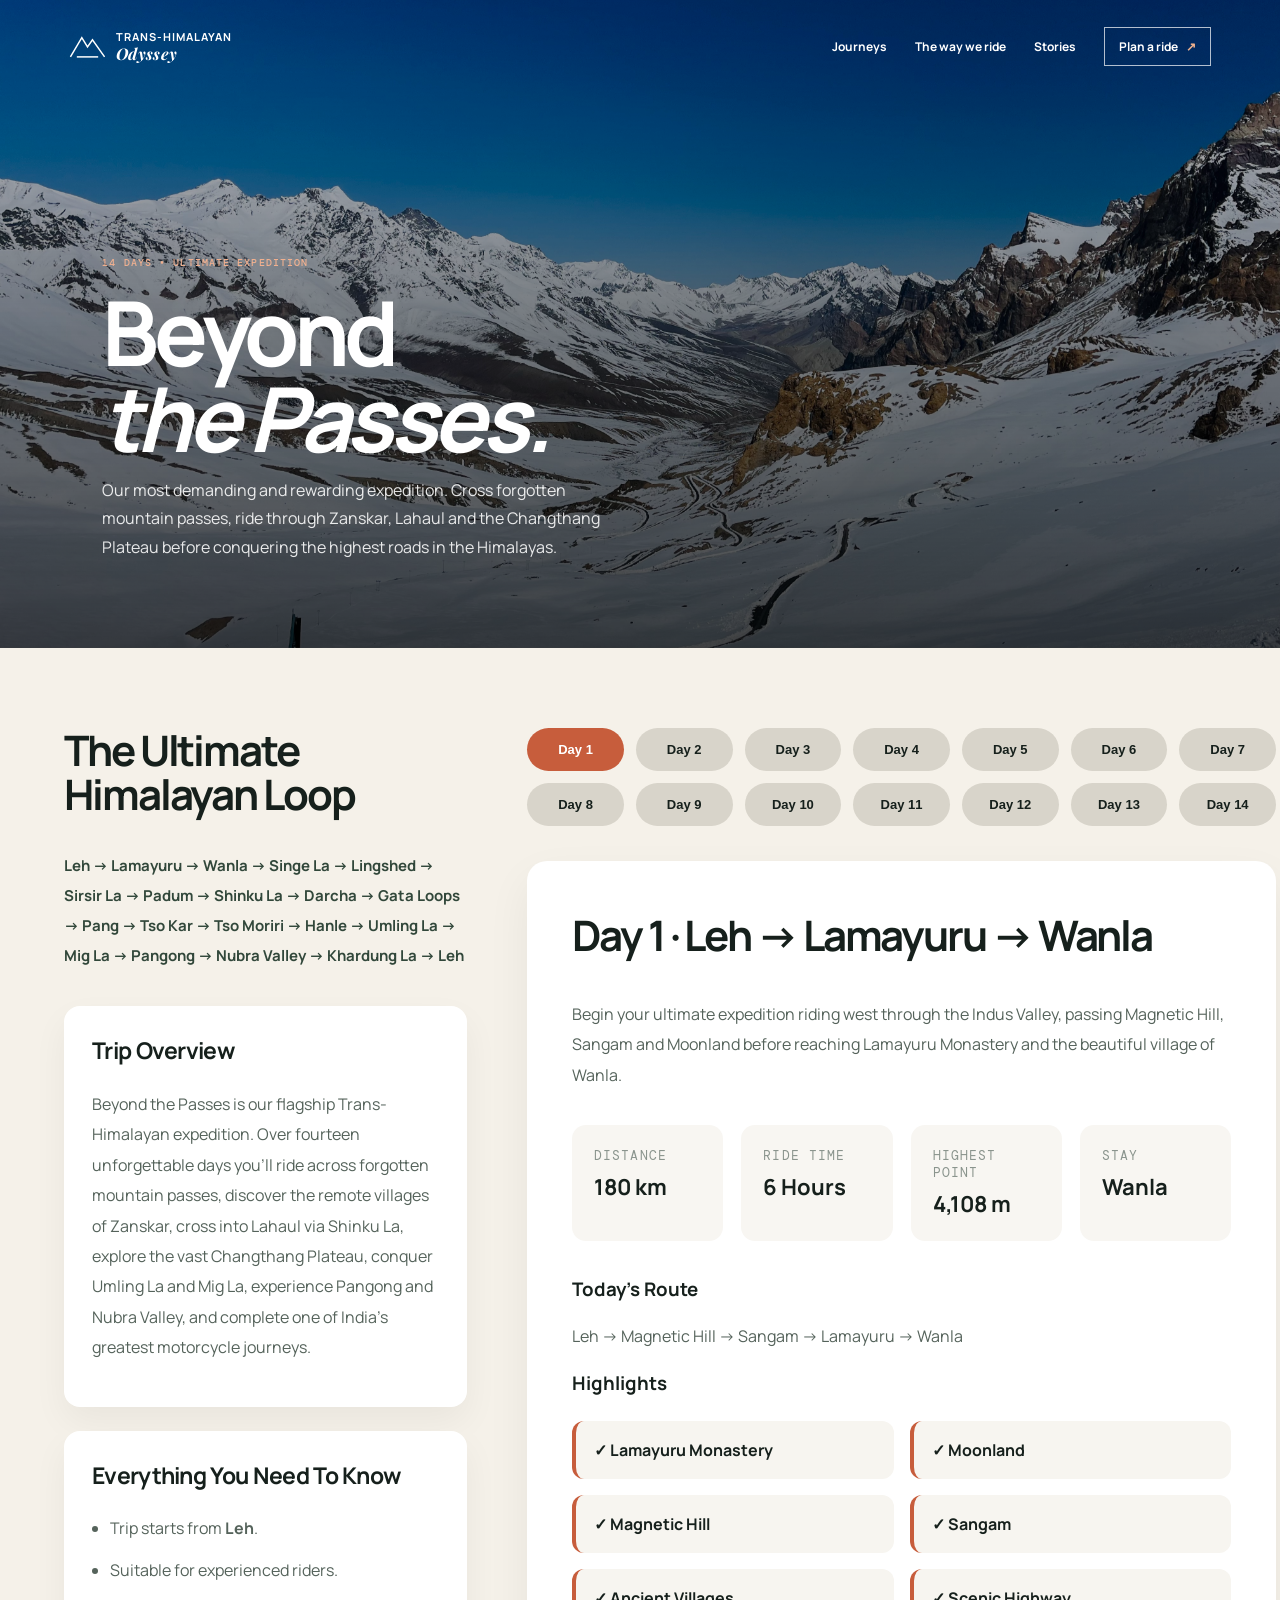
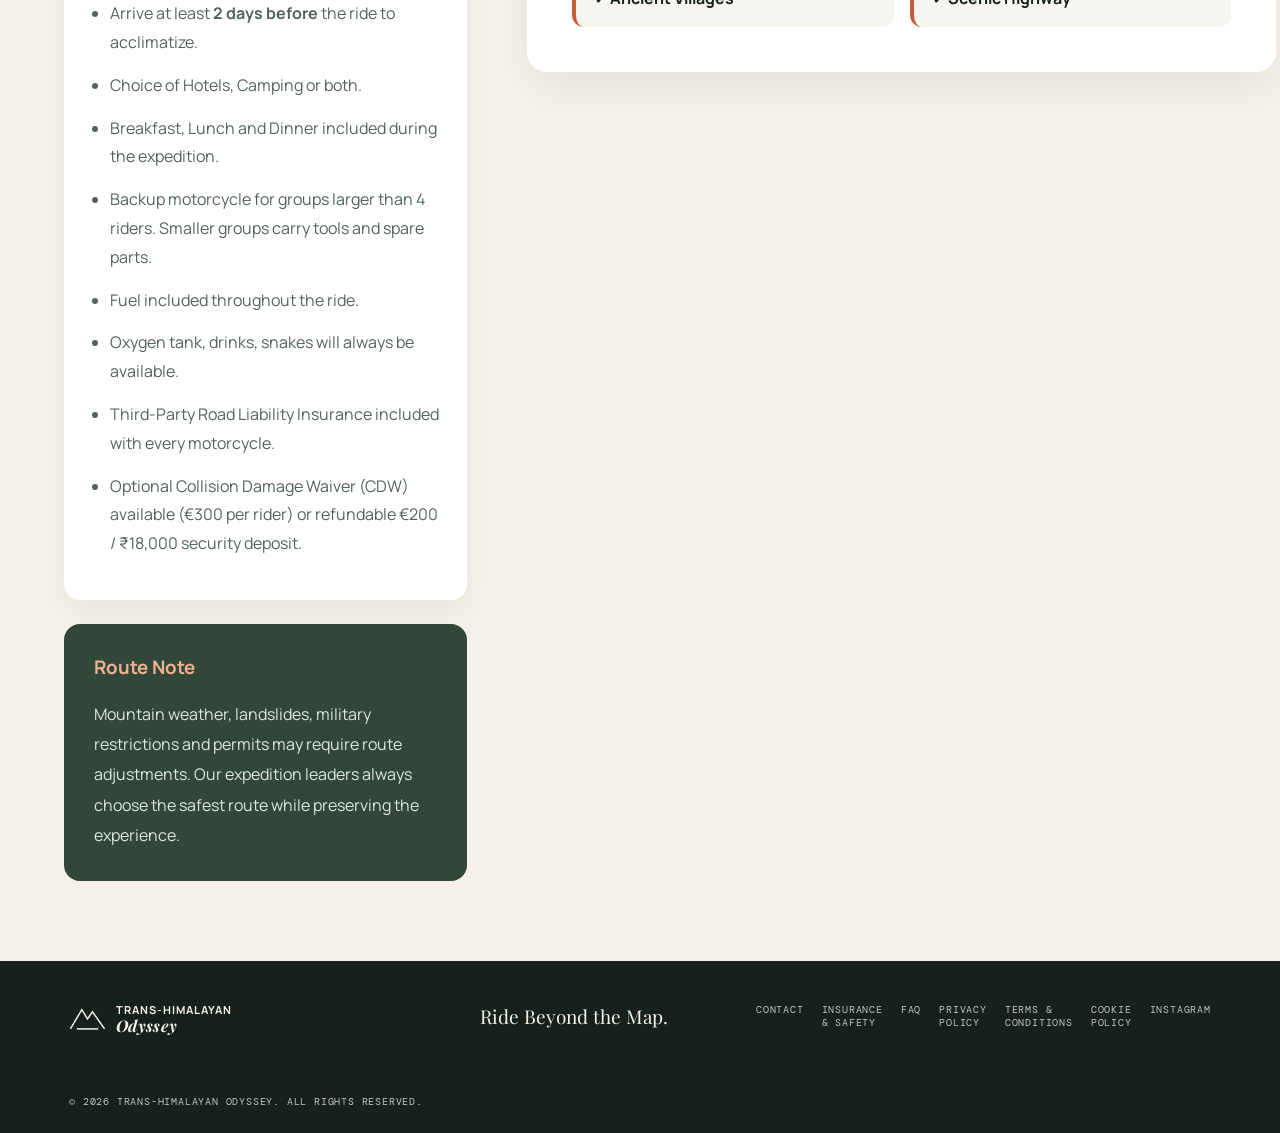
<file: beyond-the-passes.html>
<!DOCTYPE html>
<html lang="en">

<head>

    <meta charset="UTF-8">
    <meta name="viewport" content="width=device-width, initial-scale=1.0">

    <title>Beyond the Passes | Trans-Himalayan Odyssey</title>

    <link rel="preconnect" href="https://fonts.googleapis.com">

    <link rel="preconnect" href="https://fonts.gstatic.com" crossorigin>

    <link href="https://fonts.googleapis.com/css2?family=DM+Mono:wght@400;500&family=Manrope:wght@400;500;600;700;800&family=Playfair+Display:wght@600;700&display=swap" rel="stylesheet">

    <link rel="stylesheet" href="styles.css">

    <link rel="stylesheet" href="trip.css">

</head>

<body>

    <header class="site-header">
        <a class="brand" href="index.html" aria-label="Trans-Himalayan Odyssey home">
            <svg viewBox="0 0 52 42" aria-hidden="true">
                <path d="M2 35 18 8l8 13 7-10 17 24" />
                <path d="M11 35h30" />
            </svg>
            <span>Trans-Himalayan<br /><em>Odyssey</em></span>
        </a>
        <button class="menu-toggle" aria-label="Open menu" aria-expanded="false"><span></span><span></span></button>
        <nav class="nav" aria-label="Main navigation">
            <a href="index.html#journeys">Journeys</a><a href="index.html#why-us">The way we ride</a><a href="index.html#about">Stories</a><a class="nav-cta" href="contact.html">Plan a ride <span>↗</span></a>
        </nav>
    </header>

    <section class="trip-hero">

        <img src="assets/singla.jpeg" alt="Beyond the Passes">

        <div class="trip-overlay"></div>

        <div class="trip-title">

            <p class="eyebrow light">

                14 Days • Ultimate Expedition

            </p>

            <h1>

                Beyond<br>

                <i>the Passes.</i>

            </h1>

            <p>

                Our most demanding and rewarding expedition.

                Cross forgotten mountain passes, ride through Zanskar, Lahaul and the Changthang Plateau before conquering the highest roads in the Himalayas.

            </p>

        </div>

    </section>

    <main class="trip-wrapper">

        <aside class="trip-sidebar">

            <h2>

                The Ultimate Himalayan Loop

            </h2>

            <p class="trip-route">

                Leh

                → Lamayuru

                → Wanla

                → Singe La

                → Lingshed

                → Sirsir La

                → Padum

                → Shinku La

                → Darcha

                → Gata Loops

                → Pang

                → Tso Kar

                → Tso Moriri

                → Hanle

                → Umling La

                → Mig La

                → Pangong

                → Nubra Valley

                → Khardung La

                → Leh

            </p>

            <section class="sidebar-card">

                <h3>

                    Trip Overview

                </h3>

                <p>

                    Beyond the Passes is our flagship Trans-Himalayan expedition.

                    Over fourteen unforgettable days you'll ride across forgotten mountain passes,

                    discover the remote villages of Zanskar,

                    cross into Lahaul via Shinku La,

                    explore the vast Changthang Plateau,

                    conquer Umling La and Mig La,

                    experience Pangong and Nubra Valley,

                    and complete one of India's greatest motorcycle journeys.

                </p>

            </section>

            <section class="sidebar-card">

                <h3>

                    Everything You Need To Know

                </h3>

                <ul>
                    <li>Trip starts from <strong>Leh</strong>.</li>
                    <li>Suitable for experienced riders.</li>
                    <li>Arrive at least <strong>2 days before</strong> the ride to acclimatize.</li>
                    <li>Choice of Hotels, Camping or both.</li>
                    <li>Breakfast, Lunch and Dinner included during the expedition.</li>
                    <li>Backup motorcycle for groups larger than 4 riders. Smaller groups carry tools and spare parts.</li>
                    <li>Fuel included throughout the ride.</li>
                    <li>Oxygen tank, drinks, snakes will always be available.</li>
                    <li>Third-Party Road Liability Insurance included with every motorcycle.</li>
                    <li>Optional Collision Damage Waiver (CDW) available (€300 per rider) or refundable €200 / ₹18,000 security deposit.</li>
                </ul>


            </section>

            <section class="route-note">

                <h3>

                    Route Note

                </h3>

                <p>

                    Mountain weather,

                    landslides,

                    military restrictions and permits may require route adjustments.

                    Our expedition leaders always choose the safest route while preserving the experience.

                </p>

            </section>

        </aside>

        <section class="trip-content">

            <div class="day-buttons">

                <button class="active">Day 1</button>

                <button>Day 2</button>

                <button>Day 3</button>

                <button>Day 4</button>

                <button>Day 5</button>

                <button>Day 6</button>

                <button>Day 7</button>

                <button>Day 8</button>

                <button>Day 9</button>

                <button>Day 10</button>

                <button>Day 11</button>

                <button>Day 12</button>

                <button>Day 13</button>

                <button>Day 14</button>

            </div>

            <div id="day-content">

                <h2 id="day-title"></h2>

                <p id="day-overview"></p>

                <div class="info-grid">

                    <div class="info-card">
                        <small>Distance</small>
                        <strong id="day-distance"></strong>
                    </div>

                    <div class="info-card">
                        <small>Ride Time</small>
                        <strong id="day-time"></strong>
                    </div>

                    <div class="info-card">
                        <small>Highest Point</small>
                        <strong id="day-altitude"></strong>
                    </div>

                    <div class="info-card">
                        <small>Stay</small>
                        <strong id="day-stay"></strong>
                    </div>

                </div>

                <h3>Today's Route</h3>

                <p id="day-route"></p>

                <h3>Highlights</h3>

                <div class="highlights" id="day-highlights"></div>

            </div>

        </section>

    </main>

    <footer>

        <a class="brand" href="index.html">

            <svg viewBox="0 0 52 42" aria-hidden="true">
                <path d="M2 35 18 8l8 13 7-10 17 24" />
                <path d="M11 35h30" />
            </svg>

            <span>
                Trans-Himalayan<br>
                <em>Odyssey</em>
            </span>
        </a>
        <p>
            Ride Beyond the Map.
        </p>
        <div>
            <a href="contact.html">Contact</a>
            <a href="insurance-safety.html">Insurance & Safety</a>
            <a href="faq.html">FAQ</a>
            <a href="privacy-policy.html">Privacy Policy</a>
            <a href="terms-and-conditions.html">Terms & Conditions</a>
            <a href="cookie-policy.html">Cookie Policy</a>
            <a href="https://www.instagram.com/trans_himalayan_odyssey/" target="_blank" rel="noopener noreferrer">

                Instagram
            </a>
        </div>

        <small>
            © <span id="year"></span> Trans-Himalayan Odyssey. All Rights Reserved.
        </small>
    </footer>

    <script>
        const itinerary = [

            {
                title: "Day 1 · Leh → Lamayuru → Wanla",
                overview: "Begin your ultimate expedition riding west through the Indus Valley, passing Magnetic Hill, Sangam and Moonland before reaching Lamayuru Monastery and the beautiful village of Wanla.",
                distance: "180 km",
                time: "6 Hours",
                altitude: "4,108 m",
                stay: "Wanla",
                route: "Leh → Magnetic Hill → Sangam → Lamayuru → Wanla",
                highlights: [
                    "Lamayuru Monastery",
                    "Moonland",
                    "Magnetic Hill",
                    "Sangam",
                    "Ancient Villages",
                    "Scenic Highway"
                ]
            },

            {
                title: "Day 2 · Wanla → Singe La → Lingshed",
                overview: "Leave the highway behind and enter one of the least explored regions of Ladakh as you climb Singe La and descend into remote Himalayan villages.",
                distance: "185 km",
                time: "7–8 Hours",
                altitude: "5,091 m",
                stay: "Lingshed",
                route: "Wanla → Photoksar → Singe La → Lingshed",
                highlights: [
                    "Singe La",
                    "Photoksar",
                    "Remote Dirt Roads",
                    "Mountain Villages",
                    "River Crossings",
                    "Adventure Riding"
                ]
            },

            {
                title: "Day 3 · Lingshed → Sirsir La → Padum",
                overview: "Cross Sirsir La and descend into the spectacular Zanskar Valley where dramatic canyon roads lead towards Padum.",
                distance: "180 km",
                time: "7 Hours",
                altitude: "4,850 m",
                stay: "Padum",
                route: "Lingshed → Sirsir La → Padum",
                highlights: [
                    "Sirsir La",
                    "Zanskar Valley",
                    "Mountain Roads",
                    "Padum",
                    "Canyon Landscapes",
                    "Remote Himalayas"
                ]
            },

            {
                title: "Day 4 · Explore Zanskar",
                overview: "A relaxed exploration day discovering monasteries, villages and hidden corners of Zanskar while enjoying a break from long-distance riding.",
                distance: "120 km",
                time: "4 Hours",
                altitude: "3,660 m",
                stay: "Padum",
                route: "Padum → Karsha → Stongde → Padum",
                highlights: [
                    "Karsha Monastery",
                    "Stongde",
                    "Local Culture",
                    "Photography",
                    "River Valleys",
                    "Hidden Villages"
                ]
            },

            {
                title: "Day 5 · Padum → Shinku La → Darcha",
                overview: "Ride one of the newest Himalayan adventure routes crossing Shinku La before descending towards Darcha.",
                distance: "190 km",
                time: "8 Hours",
                altitude: "5,091 m",
                stay: "Darcha",
                route: "Padum → Gombo Rangjon → Shinku La → Darcha",
                highlights: [
                    "Shinku La",
                    "Gombo Rangjon",
                    "River Crossings",
                    "Mountain Trails",
                    "Lahaul Valley",
                    "Adventure Roads"
                ]
            },

            {
                title: "Day 6 · Darcha → Gata Loops → Pang",
                overview: "Enter the famous Leh–Manali Highway climbing the legendary Gata Loops before reaching Pang.",
                distance: "220 km",
                time: "8 Hours",
                altitude: "4,630 m",
                stay: "Pang",
                route: "Darcha → Baralacha Region → Gata Loops → Pang",
                highlights: [
                    "Gata Loops",
                    "Mountain Highway",
                    "High Altitude",
                    "Rock Formations",
                    "Epic Curves",
                    "Photography"
                ]
            },

            {
                title: "Day 7 · Pang → Tso Kar → Tso Moriri",
                overview: "Ride across the More Plains before exploring Tso Kar and ending the day beside the crystal-clear waters of Tso Moriri.",
                distance: "210 km",
                time: "7 Hours",
                altitude: "4,595 m",
                stay: "Karzok",
                route: "Pang → More Plains → Tso Kar → Karzok",
                highlights: [
                    "More Plains",
                    "Tso Kar",
                    "Wild Kiang",
                    "Tso Moriri",
                    "Changpa Nomads",
                    "Sunset"
                ]
            },

            {
                title: "Day 8 · Tso Moriri → Hanle",
                overview: "Continue through the vast Changthang Plateau towards Hanle, one of India's most remote villages.",
                distance: "180 km",
                time: "6 Hours",
                altitude: "4,500 m",
                stay: "Hanle",
                route: "Karzok → Nyoma → Hanle",
                highlights: [
                    "Changthang Plateau",
                    "Hanle Monastery",
                    "Nomadic Settlements",
                    "Remote Roads",
                    "Wildlife",
                    "Night Sky"
                ]
            },

            {
                title: "Day 9 · Hanle → Umling La → Mig La → Hanle",
                overview: "Today's challenge is conquering Umling La and Mig La before returning to Hanle for another unforgettable Himalayan night.",
                distance: "230 km",
                time: "8 Hours",
                altitude: "5,883 m",
                stay: "Hanle",
                route: "Hanle → Umling La → Mig La → Hanle",
                highlights: [
                    "Umling La",
                    "Mig La",
                    "Border Roads",
                    "World's Highest Roads",
                    "Adventure Riding",
                    "High Altitude"
                ]
            },

            {
                title: "Day 10 · Hanle → Chushul → Pangong",
                overview: "Ride through Chushul and the Rezang La Memorial before following Pangong Lake to your overnight stay.",
                distance: "210 km",
                time: "7 Hours",
                altitude: "4,595 m",
                stay: "Spangmik",
                route: "Hanle → Chushul → Rezang La → Pangong",
                highlights: [
                    "Rezang La",
                    "Chushul",
                    "Pangong",
                    "Photography",
                    "Mountain Lakes",
                    "Sunset"
                ]
            },

            {
                title: "Day 11 · Pangong → Shyok → Nubra Valley",
                overview: "Follow the famous Shyok route into Nubra Valley where desert landscapes meet snow-covered mountains.",
                distance: "185 km",
                time: "6 Hours",
                altitude: "4,250 m",
                stay: "Hunder",
                route: "Pangong → Durbuk → Shyok → Hunder",
                highlights: [
                    "Shyok Valley",
                    "River Roads",
                    "Nubra Valley",
                    "Diskit",
                    "Sand Dunes",
                    "Cold Desert"
                ]
            },

            {
                title: "Day 12 · Nubra Exploration",
                overview: "Spend the day exploring the hidden corners of Nubra Valley including Turtuk or Warshi depending on conditions and permits.",
                distance: "200 km",
                time: "6 Hours",
                altitude: "3,900 m",
                stay: "Hunder",
                route: "Hunder → Turtuk → Hunder",
                highlights: [
                    "Turtuk",
                    "Border Villages",
                    "Local Culture",
                    "Apricot Orchards",
                    "Scenic Roads",
                    "Photography"
                ]
            },

            {
                title: "Day 13 · Nubra → Khardung La → Leh",
                overview: "Cross Khardung La once more and descend into Leh after completing one of India's greatest motorcycle expeditions.",
                distance: "130 km",
                time: "5 Hours",
                altitude: "5,359 m",
                stay: "Leh",
                route: "Hunder → Khardung La → Leh",
                highlights: [
                    "Khardung La",
                    "Celebration Ride",
                    "Mountain Views",
                    "Final Descent",
                    "Group Photos",
                    "Leh"
                ]
            },

            {
                title: "Day 14 · Leisure Day in Leh",
                overview: "Keep this day flexible for weather delays, bike maintenance, sightseeing or simply enjoying Leh before your departure.",
                distance: "Flexible",
                time: "As You Wish",
                altitude: "3,500 m",
                stay: "Trip Ends",
                route: "Explore Leh",
                highlights: [
                    "Leh Market",
                    "Cafés",
                    "Shopping",
                    "Bike Care",
                    "Farewell Dinner",
                    "Departure"
                ]
            }

        ];

        const buttons = document.querySelectorAll(".day-buttons button");

        const title = document.getElementById("day-title");
        const overview = document.getElementById("day-overview");
        const distance = document.getElementById("day-distance");
        const time = document.getElementById("day-time");
        const altitude = document.getElementById("day-altitude");
        const stay = document.getElementById("day-stay");
        const route = document.getElementById("day-route");
        const highlights = document.getElementById("day-highlights");

        function loadDay(index) {

            buttons.forEach((button, i) => {

                button.classList.toggle("active", i === index);

            });

            const day = itinerary[index];

            title.textContent = day.title;
            overview.textContent = day.overview;
            distance.textContent = day.distance;
            time.textContent = day.time;
            altitude.textContent = day.altitude;
            stay.textContent = day.stay;
            route.textContent = day.route;

            highlights.innerHTML = "";

            day.highlights.forEach(item => {

                const div = document.createElement("div");

                div.className = "highlight";

                div.textContent = "✓ " + item;

                highlights.appendChild(div);

            });

        }

        buttons.forEach((button, index) => {

            button.addEventListener("click", () => {

                loadDay(index);

            });

        });

        loadDay(0);
    </script>
    <script src="script.js"></script>
</body>

</html>
</file>
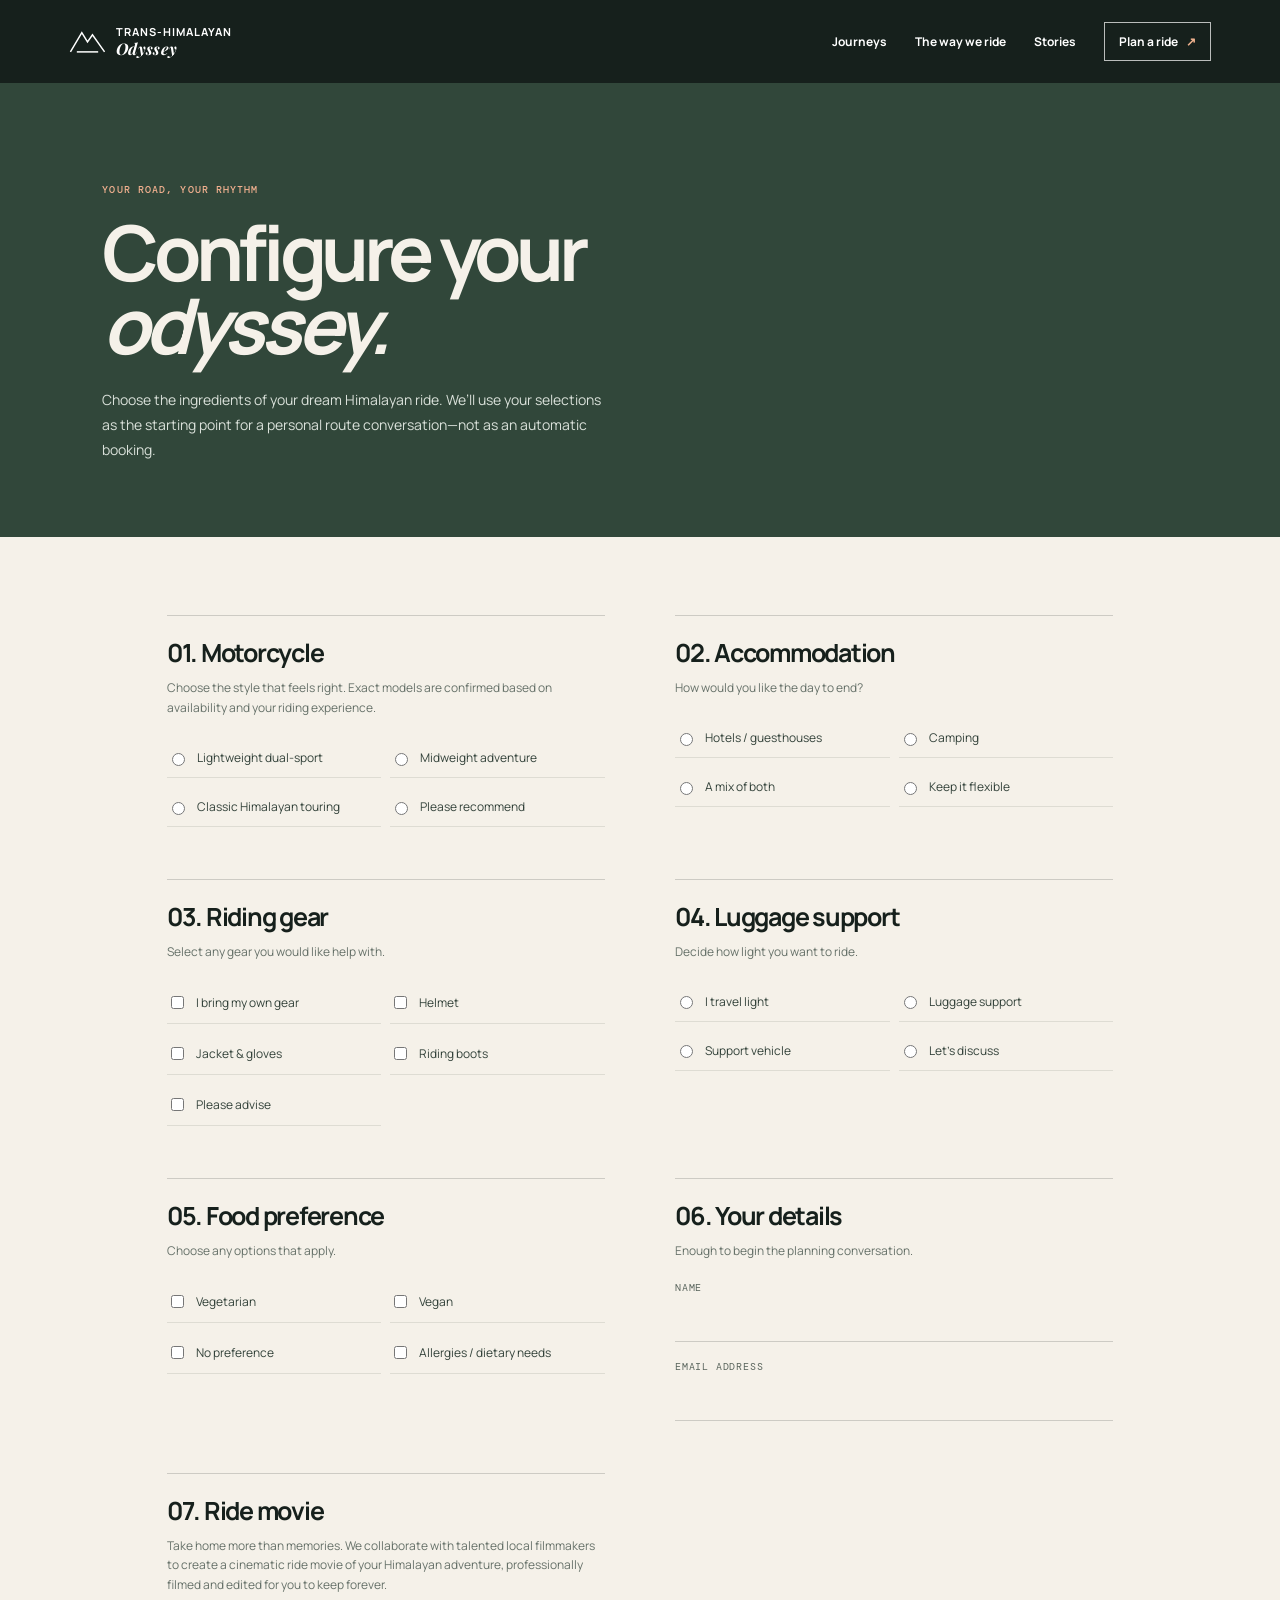
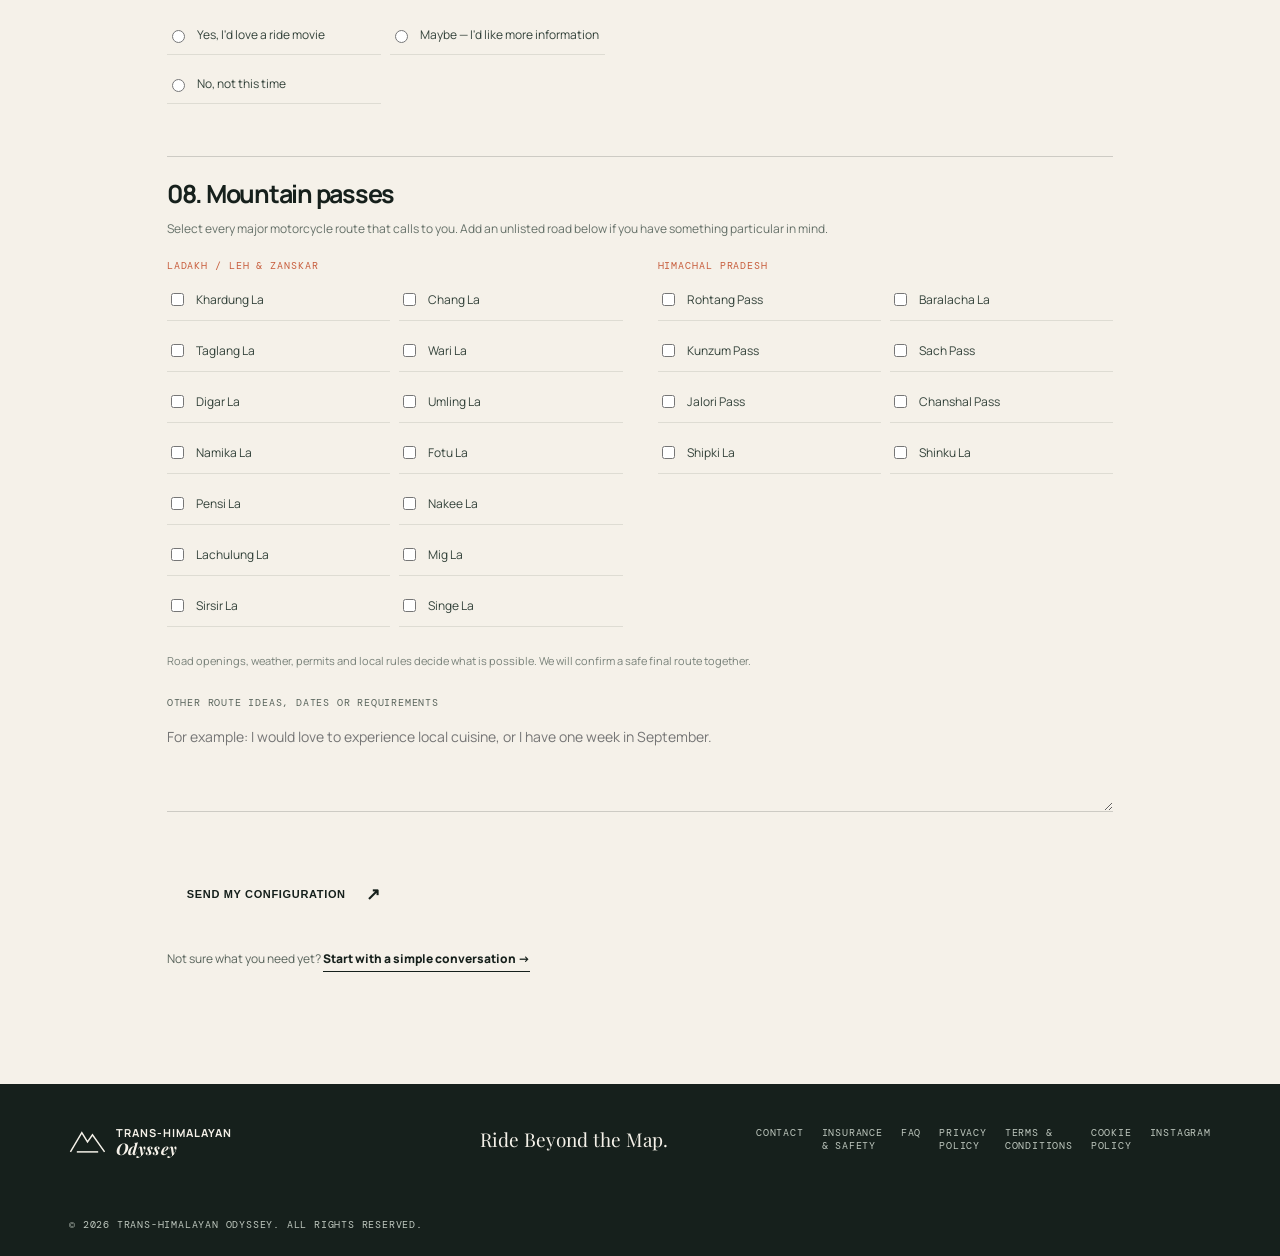
<file: configure-your-ride.html>
<!doctype html>
<html lang="en">

<head>
    <meta charset="UTF-8" />
    <meta name="viewport" content="width=device-width, initial-scale=1.0" />
    <meta name="description" content="Configure your ideal Himalayan motorcycle journey with Trans-Himalayan Odyssey." />
    <title>Configure your ride — Trans-Himalayan Odyssey</title>
    <link rel="preconnect" href="https://fonts.googleapis.com" />
    <link rel="preconnect" href="https://fonts.gstatic.com" crossorigin />
    <link href="https://fonts.googleapis.com/css2?family=DM+Mono:wght@400;500&family=Manrope:wght@400;500;600;700;800&family=Playfair+Display:ital,wght@0,600;0,700;1,600&display=swap" rel="stylesheet" />
    <link rel="stylesheet" href="styles.css" />
    <style>
        .config-page .site-header{position:relative;background:var(--ink);padding:22px 5.4%}.config-main{background:var(--cream)}.config-hero{padding:100px 8% 75px;background:var(--moss);color:var(--cream)}.config-hero h1{font-size:clamp(48px,6vw,86px);letter-spacing:-.07em;line-height:.95;margin:0;max-width:760px}.config-hero>p:not(.eyebrow){font-size:14px;line-height:1.8;color:#dae1da;max-width:510px;margin:25px 0 0}.config-wrap{max-width:1100px;margin:0 auto;padding:78px 6% 105px}.config-form{display:grid;grid-template-columns:repeat(2,1fr);gap:52px 70px}.config-section{border-top:1px solid var(--line);padding-top:19px}.config-section.full{grid-column:1/-1}.config-section h2{font-size:25px;letter-spacing:-.05em;margin:0 0 8px}.config-section>p{font-size:12px;line-height:1.65;color:#667169;margin:0 0 20px}.config-choice{display:grid;grid-template-columns:repeat(2,1fr);gap:9px}.config-choice label{display:flex;align-items:center;gap:9px;padding:11px 0;font-size:12px;color:#33423a;border-bottom:1px solid rgba(22,32,28,.1);cursor:pointer}.config-choice input{accent-color:var(--rust)}.config-field{display:flex;flex-direction:column;gap:8px}.config-field label{font:10px 'DM Mono',monospace;text-transform:uppercase;letter-spacing:.08em;color:#59645c}.config-field input,.config-field textarea{border:0;border-bottom:1px solid var(--line);background:transparent;padding:10px 0;color:var(--ink);font:14px Manrope,Arial,sans-serif;outline:none}.config-field textarea{min-height:95px;resize:vertical}.config-field input:focus,.config-field textarea:focus{border-color:var(--rust)}.pass-groups{display:grid;grid-template-columns:repeat(2,1fr);gap:35px}.pass-group h3{font:10px 'DM Mono',monospace;letter-spacing:.09em;text-transform:uppercase;color:var(--rust);margin:0 0 7px}.pass-note{font-size:11px!important;color:#788179!important;margin:25px 0 0!important}.config-submit{grid-column:1/-1;display:flex;align-items:center;gap:20px;padding-top:5px}.config-submit button{border:0;cursor:pointer}.config-link{margin-top:30px;font-size:12px;color:#59645c}.config-link a{color:var(--ink);font-weight:800;text-decoration:none;border-bottom:1px solid var(--ink);padding-bottom:4px}@media(max-width:720px){.config-hero{padding:75px 8% 62px}.config-wrap{padding:55px 8% 85px}.config-form,.pass-groups{grid-template-columns:1fr;gap:38px}.config-section.full,.config-submit{grid-column:auto}.config-choice{grid-template-columns:1fr}}
    </style>
</head>

<body class="config-page">
    <header class="site-header">
        <a class="brand" href="index.html" aria-label="Trans-Himalayan Odyssey home">
            <svg viewBox="0 0 52 42" aria-hidden="true">
                <path d="M2 35 18 8l8 13 7-10 17 24" />
                <path d="M11 35h30" />
            </svg>
            <span>Trans-Himalayan<br /><em>Odyssey</em></span>
        </a>
        <button class="menu-toggle" aria-label="Open menu" aria-expanded="false"><span></span><span></span></button>
        <nav class="nav" aria-label="Main navigation">
            <a href="index.html#journeys">Journeys</a><a href="index.html#why-us">The way we ride</a><a href="index.html#about">Stories</a><a class="nav-cta" href="contact.html">Plan a ride <span>↗</span></a>
        </nav>
    </header>
    <main class="config-main">
        <section class="config-hero">
            <p class="eyebrow light">Your road, your rhythm</p>
            <h1>Configure your<br /><i>odyssey.</i></h1>
            <p>Choose the ingredients of your dream Himalayan ride. We’ll use your selections as the starting point for a personal route conversation—not as an automatic booking.</p>
        </section>
        <div class="config-wrap">
            <form class="config-form" id="ride-configurator">

                <section class="config-section">
                    <h2>01. Motorcycle</h2>
                    <p>Choose the style that feels right. Exact models are confirmed based on availability and your riding experience.</p>
                    <div class="config-choice">
                        <label>
                            <input type="radio" name="motorcycle" value="Lightweight dual-sport / off-road bike" required /> Lightweight dual-sport</label>
                        <label>
                            <input type="radio" name="motorcycle" value="Midweight adventure bike" /> Midweight adventure</label>
                        <label>
                            <input type="radio" name="motorcycle" value="Classic Himalayan touring bike" /> Classic Himalayan touring</label>
                        <label>
                            <input type="radio" name="motorcycle" value="Please recommend a bike" /> Please recommend</label>
                    </div>
                </section>

                <section class="config-section">
                    <h2>02. Accommodation</h2>
                    <p>How would you like the day to end?</p>
                    <div class="config-choice">
                        <label>
                            <input type="radio" name="accommodation" value="Hotels and guesthouses" required /> Hotels / guesthouses</label>
                        <label>
                            <input type="radio" name="accommodation" value="Camping" /> Camping</label>
                        <label>
                            <input type="radio" name="accommodation" value="A mix of camping and hotels" /> A mix of both</label>
                        <label>
                            <input type="radio" name="accommodation" value="Keep it flexible" /> Keep it flexible</label>
                    </div>
                </section>

                <section class="config-section">
                    <h2>03. Riding gear</h2>
                    <p>Select any gear you would like help with.</p>
                    <div class="config-choice">
                        <label>
                            <input type="checkbox" name="gear" value="I bring all my own gear" /> I bring my own gear</label>
                        <label>
                            <input type="checkbox" name="gear" value="Helmet" /> Helmet</label>
                        <label>
                            <input type="checkbox" name="gear" value="Jacket and gloves" /> Jacket &amp; gloves</label>
                        <label>
                            <input type="checkbox" name="gear" value="Riding boots" /> Riding boots</label>
                        <label>
                            <input type="checkbox" name="gear" value="Please advise on gear" /> Please advise</label>
                    </div>
                </section>

                <section class="config-section">
                    <h2>04. Luggage support</h2>
                    <p>Decide how light you want to ride.</p>
                    <div class="config-choice">
                        <label>
                            <input type="radio" name="luggage" value="I travel light with my own luggage" required /> I travel light</label>
                        <label>
                            <input type="radio" name="luggage" value="Luggage transport support" /> Luggage support</label>
                        <label>
                            <input type="radio" name="luggage" value="Support vehicle where route allows" /> Support vehicle</label>
                        <label>
                            <input type="radio" name="luggage" value="Let's discuss" /> Let's discuss</label>
                    </div>
                </section>

                <section class="config-section">
                    <h2>05. Food preference</h2>
                    <p>Choose any options that apply.</p>
                    <div class="config-choice">
                        <label>
                            <input type="checkbox" name="food" value="Vegetarian" /> Vegetarian</label>
                        <label>
                            <input type="checkbox" name="food" value="Vegan" /> Vegan</label>
                        <label>
                            <input type="checkbox" name="food" value="No preference" /> No preference</label>
                        <label>
                            <input type="checkbox" name="food" value="Allergies or dietary needs" /> Allergies / dietary needs</label>
                    </div>
                </section>

                <section class="config-section">
                    <h2>06. Your details</h2>
                    <p>Enough to begin the planning conversation.</p>
                    <div class="config-field">
                        <label for="config-name">Name</label>
                        <input id="config-name" name="name" autocomplete="name" required />
                    </div>
                    <div class="config-field" style="margin-top:18px">
                        <label for="config-email">Email address</label>
                        <input id="config-email" name="email" type="email" autocomplete="email" required />
                    </div>
                </section>

                <section class="config-section">
                    <h2>07. Ride movie</h2>
                    <p>
                        Take home more than memories. We collaborate with talented local filmmakers
                        to create a cinematic ride movie of your Himalayan adventure, professionally
                        filmed and edited for you to keep forever.
                    </p>

                    <div class="config-choice">
                        <label>
                            <input type="radio" name="ride_movie" value="Yes, I'd like a ride movie" required />
                            Yes, I'd love a ride movie
                        </label>

                        <label>
                            <input type="radio" name="ride_movie" value="Maybe, tell me more" />
                            Maybe — I'd like more information
                        </label>

                        <label>
                            <input type="radio" name="ride_movie" value="No, not this time" />
                            No, not this time
                        </label>
                    </div>
                </section>


                <section class="config-section full">
                    <h2>08. Mountain passes</h2>
                    <p>Select every major motorcycle route that calls to you. Add an unlisted road below if you have something particular in mind.</p>
                    <div class="pass-groups">
                        <div class="pass-group">
                            <h3>Ladakh / Leh region</h3>
                            <div class="config-choice">
                                <label>
                                    <input type="checkbox" name="passes" value="Khardung La" /> Khardung La</label>
                                <label>
                                    <input type="checkbox" name="passes" value="Chang La" /> Chang La</label>
                                <label>
                                    <input type="checkbox" name="passes" value="Taglang La" /> Taglang La</label>
                                <label>
                                    <input type="checkbox" name="passes" value="Wari La" /> Wari La</label>
                                <label>
                                    <input type="checkbox" name="passes" value="Digar La" /> Digar La</label>
                                <label>
                                    <input type="checkbox" name="passes" value="Umling La" /> Umling La</label>
                                <label>
                                    <input type="checkbox" name="passes" value="Namika La" /> Namika La</label>
                                <label>
                                    <input type="checkbox" name="passes" value="Fotu La" /> Fotu La</label>
                                <label>
                                    <input type="checkbox" name="passes" value="Pensi La" /> Pensi La</label>
                                <label>
                                    <input type="checkbox" name="passes" value="Nakee La" /> Nakee La</label>
                                <label>
                                    <input type="checkbox" name="passes" value="Lachulung La" /> Lachulung La</label>
                            </div>
                        </div>
                        <div class="pass-group">
                            <h3>Himachal Pradesh</h3>
                            <div class="config-choice">
                                <label>
                                    <input type="checkbox" name="passes" value="Rohtang Pass" /> Rohtang Pass</label>
                                <label>
                                    <input type="checkbox" name="passes" value="Baralacha La" /> Baralacha La</label>
                                <label>
                                    <input type="checkbox" name="passes" value="Kunzum Pass" /> Kunzum Pass</label>
                                <label>
                                    <input type="checkbox" name="passes" value="Sach Pass" /> Sach Pass</label>
                                <label>
                                    <input type="checkbox" name="passes" value="Jalori Pass" /> Jalori Pass</label>
                                <label>
                                    <input type="checkbox" name="passes" value="Chanshal Pass" /> Chanshal Pass</label>
                                <label>
                                    <input type="checkbox" name="passes" value="Shipki La (subject to access)" /> Shipki La</label>
                            </div>
                        </div>
                    </div>
                    <p class="pass-note">Road openings, weather, permits and local rules decide what is possible. We will confirm a safe final route together.</p>
                    <div class="config-field" style="margin-top:26px">
                        <label for="route-notes">Other route ideas, dates or requirements</label>
                        <textarea id="route-notes" name="notes" placeholder="For example: I would love to experience local cuisine, or I have one week in September."></textarea>
                    </div>
                </section>


                <div class="config-submit">
                    <button class="button button-light" type="submit">Send my configuration <span>↗</span></button>
                    <p class="form-status" id="config-status" aria-live="polite"></p>
                </div>
            </form>

            <p class="config-link">Not sure what you need yet? <a href="contact.html">Start with a simple conversation →</a></p>
        </div>
    </main>

    <footer>

        <a class="brand" href="index.html">

            <svg viewBox="0 0 52 42" aria-hidden="true">
                <path d="M2 35 18 8l8 13 7-10 17 24" />
                <path d="M11 35h30" />
            </svg>

            <span>
                Trans-Himalayan<br>
                <em>Odyssey</em>
            </span>
        </a>
        <p>
            Ride Beyond the Map.
        </p>
        <div>
            <a href="contact.html">Contact</a>
            <a href="insurance-safety.html">Insurance & Safety</a>
            <a href="faq.html">FAQ</a>
            <a href="privacy-policy.html">Privacy Policy</a>
            <a href="terms-and-conditions.html">Terms & Conditions</a>
            <a href="cookie-policy.html">Cookie Policy</a>
            <a href="https://www.instagram.com/trans_himalayan_odyssey/" target="_blank" rel="noopener noreferrer">

                Instagram
            </a>
        </div>

        <small>
            © <span id="year"></span> Trans-Himalayan Odyssey. All Rights Reserved.
        </small>
    </footer>
    <script src="script.js"></script>
</body>

</html>
</file>
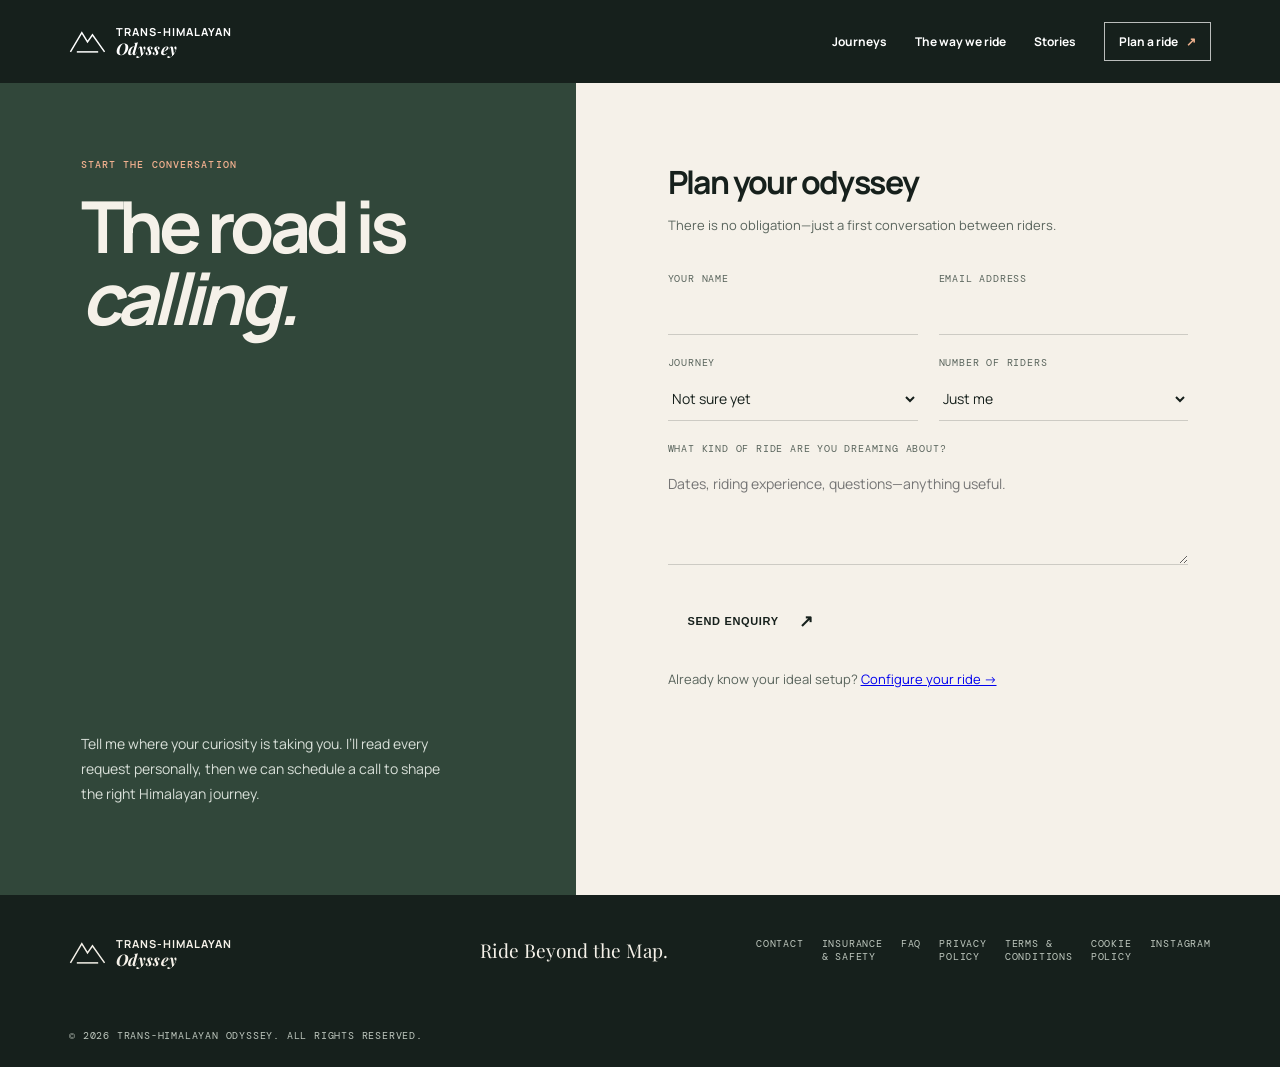
<file: contact.html>
<!doctype html>
<html lang="en">

<head>
    <meta charset="UTF-8" />
    <meta name="viewport" content="width=device-width, initial-scale=1.0" />
    <meta name="description" content="Contact Trans-Himalayan Odyssey to begin planning a Himalayan motorcycle journey." />
    <title>Plan your ride — Trans-Himalayan Odyssey</title>
    <link rel="preconnect" href="https://fonts.googleapis.com" />
    <link rel="preconnect" href="https://fonts.gstatic.com" crossorigin />
    <link href="https://fonts.googleapis.com/css2?family=DM+Mono:wght@400;500&family=Manrope:wght@400;500;600;700;800&family=Playfair+Display:ital,wght@0,600;0,700;1,600&display=swap" rel="stylesheet" />
    <link rel="stylesheet" href="styles.css" />
    <style>
        .contact-page .site-header{position:relative;background:var(--ink);padding:22px 5.4%}.contact-main{min-height:calc(100vh - 88px);display:grid;grid-template-columns:.9fr 1.1fr;background:var(--cream)}.contact-intro{background:var(--moss);color:var(--cream);padding:13% 14%;display:flex;flex-direction:column;justify-content:space-between}.contact-intro h1{font-size:clamp(48px,5.6vw,78px);line-height:1;letter-spacing:-.065em;margin:0}.contact-intro p:not(.eyebrow){font-size:14px;line-height:1.8;max-width:380px;color:#d9e0d9}.contact-form-wrap{padding:11% 13%;max-width:720px}.contact-form-wrap h2{font-size:32px;letter-spacing:-.05em;margin:0 0 10px}.contact-form-wrap>p{font-size:13px;line-height:1.7;color:#59645c;margin:0 0 35px}.contact-form{display:grid;grid-template-columns:1fr 1fr;gap:21px}.field{display:flex;flex-direction:column;gap:8px}.field.full{grid-column:1/-1}.field label{font:10px 'DM Mono',monospace;text-transform:uppercase;letter-spacing:.08em;color:#59645c}.field input,.field select,.field textarea{width:100%;border:0;border-bottom:1px solid var(--line);border-radius:0;background:transparent;padding:11px 0;color:var(--ink);font:14px Manrope,Arial,sans-serif;outline:none}.field textarea{min-height:102px;resize:vertical}.field input:focus,.field select:focus,.field textarea:focus{border-color:var(--rust)}.contact-form button{border:0;cursor:pointer;justify-self:start;margin-top:10px}.form-status{grid-column:1/-1;font-size:12px;line-height:1.6;color:#59645c;margin:0}.contact-note{font:10px 'DM Mono',monospace;text-transform:uppercase;letter-spacing:.06em;color:#7a847d;margin-top:28px}@media(max-width:720px){.contact-main{grid-template-columns:1fr}.contact-intro{padding:80px 9%;gap:45px}.contact-form-wrap{padding:70px 9%}.contact-form{grid-template-columns:1fr}.field.full{grid-column:auto}}
    </style>
</head>

<body class="contact-page">
    <header class="site-header">
        <a class="brand" href="index.html" aria-label="Trans-Himalayan Odyssey home">
            <svg viewBox="0 0 52 42" aria-hidden="true">
                <path d="M2 35 18 8l8 13 7-10 17 24" />
                <path d="M11 35h30" />
            </svg>
            <span>Trans-Himalayan<br /><em>Odyssey</em></span>
        </a>
        <button class="menu-toggle" aria-label="Open menu" aria-expanded="false"><span></span><span></span></button>
        <nav class="nav" aria-label="Main navigation">
            <a href="index.html#journeys">Journeys</a><a href="index.html#why-us">The way we ride</a><a href="index.html#about">Stories</a><a class="nav-cta" href="contact.html">Plan a ride <span>↗</span></a>
        </nav>
    </header>

    <main class="contact-main">
        <section class="contact-intro">
            <div>
                <p class="eyebrow light">Start the conversation</p>
                <h1>The road is<br />
                    <i>calling.</i>
                </h1>
            </div>
            <p>Tell me where your curiosity is taking you. I’ll read every request personally, then we can schedule a call to shape the right Himalayan journey.</p>
        </section>
        <section class="contact-form-wrap">
            <h2>Plan your odyssey</h2>
            <p>There is no obligation—just a first conversation between riders.</p>
            <form class="contact-form" id="enquiry-form">
                <div class="field">
                    <label for="name">Your name</label>
                    <input id="name" name="name" autocomplete="name" required />
                </div>
                <div class="field">
                    <label for="email">Email address</label>
                    <input id="email" name="email" type="email" autocomplete="email" required />
                </div>
                <div class="field">
                    <label for="journey">Journey</label>
                    <select id="journey" name="journey">
                        <option value="Not sure yet">Not sure yet</option>
                        <option>High Pass Sampler · 04 days</option>
                        <option>Ladakh Unbound · 07 days</option>
                        <option>Beyond the Passes · 14 days</option>
                    </select>
                </div>
                <div class="field">
                    <label for="riders">Number of riders</label>
                    <select id="riders" name="riders">
                        <option>Just me</option>
                        <option>2 riders</option>
                        <option>3–5 riders</option>
                        <option>6+ riders</option>
                    </select>
                </div>
                <div class="field full">
                    <label for="message">What kind of ride are you dreaming about?</label>
                    <textarea id="message" name="message" required placeholder="Dates, riding experience, questions—anything useful."></textarea>
                </div>
                <button class="button button-light" type="submit">Send enquiry <span>↗</span></button>
                <p class="form-status" id="form-status" aria-live="polite"></p>
            </form>

            <p class="config-link">Already know your ideal setup? <a href="configure-your-ride.html">Configure your ride →</a></p>
        </section>
    </main>

    <footer>

        <a class="brand" href="index.html">

            <svg viewBox="0 0 52 42" aria-hidden="true">
                <path d="M2 35 18 8l8 13 7-10 17 24" />
                <path d="M11 35h30" />
            </svg>

            <span>
                Trans-Himalayan<br>
                <em>Odyssey</em>
            </span>
        </a>
        <p>
            Ride Beyond the Map.
        </p>
        <div>
            <a href="contact.html">Contact</a>
            <a href="insurance-safety.html">Insurance & Safety</a>
            <a href="faq.html">FAQ</a>
            <a href="privacy-policy.html">Privacy Policy</a>
            <a href="terms-and-conditions.html">Terms & Conditions</a>
            <a href="cookie-policy.html">Cookie Policy</a>
            <a href="https://www.instagram.com/trans_himalayan_odyssey/" target="_blank" rel="noopener noreferrer">

                Instagram
            </a>
        </div>

        <small>
            © <span id="year"></span> Trans-Himalayan Odyssey. All Rights Reserved.
        </small>
    </footer>
    <script src="script.js"></script>
</body>

</html>
</file>
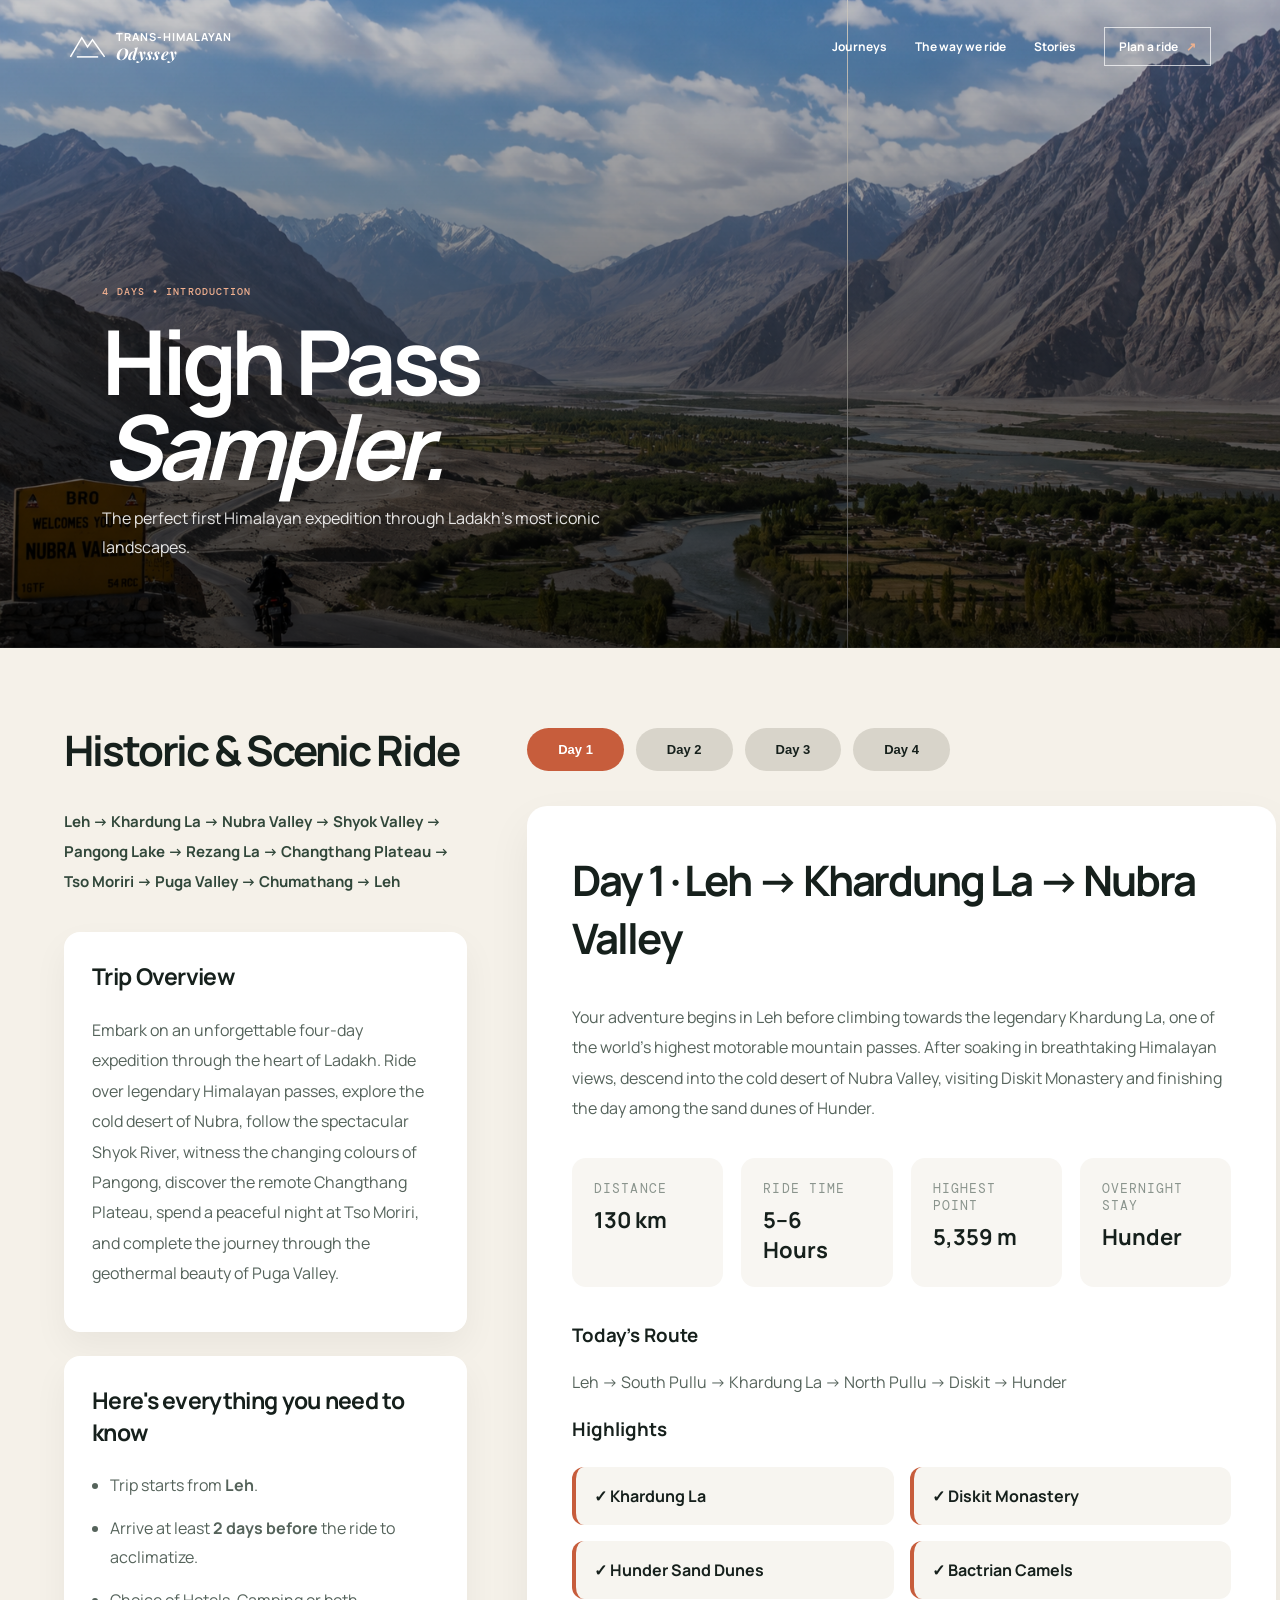
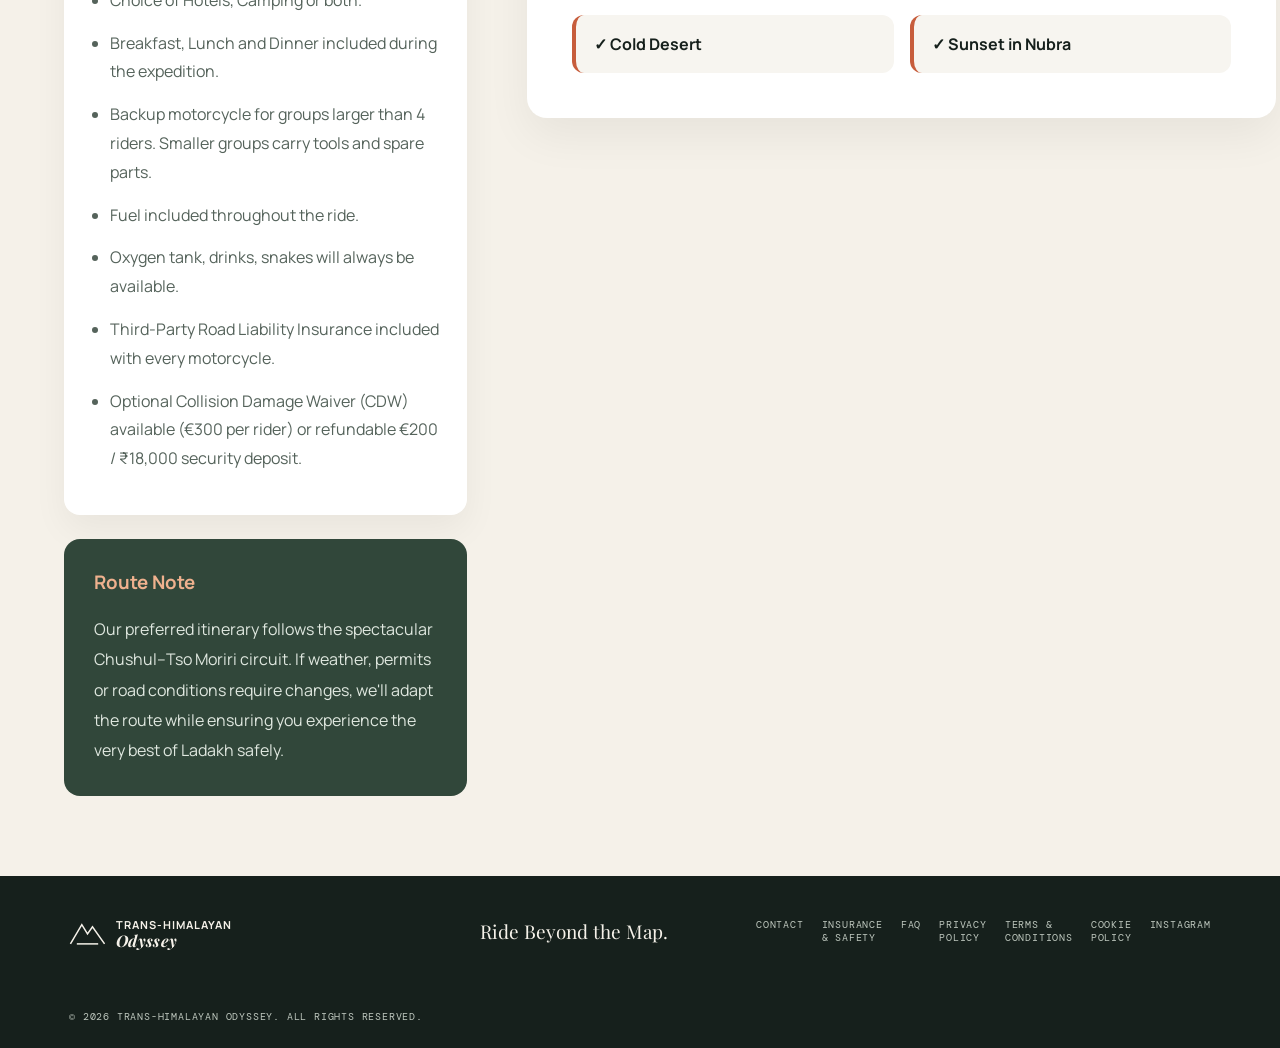
<file: high_pass_sampler_trip.html>
<!DOCTYPE html>
<html lang="en">

<head>

    <meta charset="UTF-8">
    <meta name="viewport" content="width=device-width, initial-scale=1.0">

    <title>High Pass Sampler | Trans-Himalayan Odyssey</title>

    <link rel="preconnect" href="https://fonts.googleapis.com">
    <link rel="preconnect" href="https://fonts.gstatic.com" crossorigin>

    <link href="https://fonts.googleapis.com/css2?family=DM+Mono:wght@400;500&family=Manrope:wght@400;500;600;700;800&family=Playfair+Display:wght@600;700&display=swap" rel="stylesheet">

    <link rel="stylesheet" href="styles.css">
    <link rel="stylesheet" href="trip.css">

</head>

<body>

    <header class="site-header">
        <a class="brand" href="index.html" aria-label="Trans-Himalayan Odyssey home">
            <svg viewBox="0 0 52 42" aria-hidden="true">
                <path d="M2 35 18 8l8 13 7-10 17 24" />
                <path d="M11 35h30" />
            </svg>
            <span>Trans-Himalayan<br /><em>Odyssey</em></span>
        </a>
        <button class="menu-toggle" aria-label="Open menu" aria-expanded="false"><span></span><span></span></button>
        <nav class="nav" aria-label="Main navigation">
            <a href="index.html#journeys">Journeys</a><a href="index.html#why-us">The way we ride</a><a href="index.html#about">Stories</a><a class="nav-cta" href="contact.html">Plan a ride <span>↗</span></a>
        </nav>
    </header>



    <!-- HERO -->

    <section class="trip-hero">

        <img src="assets/nubra.png" alt="Shyok Valley">

        <div class="trip-overlay"></div>

        <div class="trip-title">

            <p class="eyebrow light">

                4 Days • Introduction

            </p>

            <h1>

                High Pass<br>

                <i>Sampler.</i>

            </h1>

            <p>

                The perfect first Himalayan expedition through Ladakh's most iconic landscapes.

            </p>

        </div>

    </section>



    <!-- CONTENT -->

    <main class="trip-wrapper">




        <!-- LEFT -->

        <aside class="trip-sidebar">

            <h2>

                Historic & Scenic Ride

            </h2>

            <p class="trip-route">

                Leh

                → Khardung La

                → Nubra Valley

                → Shyok Valley

                → Pangong Lake

                → Rezang La

                → Changthang Plateau

                → Tso Moriri

                → Puga Valley

                → Chumathang

                → Leh

            </p>



            <section class="sidebar-card">

                <h3>Trip Overview</h3>

                <p>

                    Embark on an unforgettable four-day expedition through the heart of Ladakh.

                    Ride over legendary Himalayan passes, explore the cold desert of Nubra,

                    follow the spectacular Shyok River, witness the changing colours of Pangong,

                    discover the remote Changthang Plateau, spend a peaceful night at Tso Moriri,

                    and complete the journey through the geothermal beauty of Puga Valley.

                </p>

            </section>



            <section class="sidebar-card">

                <h3>

                    Here's everything you need to know

                </h3>

                <ul>
                    <li>Trip starts from <strong>Leh</strong>.</li>
                    <li>Arrive at least <strong>2 days before</strong> the ride to acclimatize.</li>
                    <li>Choice of Hotels, Camping or both.</li>
                    <li>Breakfast, Lunch and Dinner included during the expedition.</li>
                    <li>Backup motorcycle for groups larger than 4 riders. Smaller groups carry tools and spare parts.</li>
                    <li>Fuel included throughout the ride.</li>
                    <li>Oxygen tank, drinks, snakes will always be available.</li>
                    <li>Third-Party Road Liability Insurance included with every motorcycle.</li>
                    <li>Optional Collision Damage Waiver (CDW) available (€300 per rider) or refundable €200 / ₹18,000 security deposit.</li>
                </ul>

            </section>



            <section class="route-note">

                <h3>

                    Route Note

                </h3>

                <p>

                    Our preferred itinerary follows the spectacular

                    Chushul–Tso Moriri circuit.

                    If weather,

                    permits

                    or road conditions require changes,

                    we'll adapt the route while ensuring you experience

                    the very best of Ladakh safely.

                </p>

            </section>

        </aside>





        <!-- RIGHT -->

        <section class="trip-content">

            <div class="day-buttons">

                <button class="active">

                    Day 1

                </button>

                <button>

                    Day 2

                </button>

                <button>

                    Day 3

                </button>

                <button>

                    Day 4

                </button>

            </div>



            <div id="day-content">

                <h2 id="day-title"></h2>

                <p id="day-overview"></p>

                <div class="info-grid">

                    <div class="info-card">
                        <small>Distance</small>
                        <strong id="day-distance"></strong>
                    </div>

                    <div class="info-card">
                        <small>Ride Time</small>
                        <strong id="day-time"></strong>
                    </div>

                    <div class="info-card">
                        <small>Highest Point</small>
                        <strong id="day-altitude"></strong>
                    </div>

                    <div class="info-card">
                        <small>Overnight Stay</small>
                        <strong id="day-stay"></strong>
                    </div>

                </div>

                <h3>Today's Route</h3>

                <p id="day-route"></p>

                <h3>Highlights</h3>

                <div class="highlights" id="day-highlights"></div>

            </div>

        </section>

    </main>

    <footer>

        <a class="brand" href="index.html">

            <svg viewBox="0 0 52 42" aria-hidden="true">
                <path d="M2 35 18 8l8 13 7-10 17 24" />
                <path d="M11 35h30" />
            </svg>

            <span>
                Trans-Himalayan<br>
                <em>Odyssey</em>
            </span>
        </a>
        <p>
            Ride Beyond the Map.
        </p>
        <div>
            <a href="contact.html">Contact</a>
            <a href="insurance-safety.html">Insurance & Safety</a>
            <a href="faq.html">FAQ</a>
            <a href="privacy-policy.html">Privacy Policy</a>
            <a href="terms-and-conditions.html">Terms & Conditions</a>
            <a href="cookie-policy.html">Cookie Policy</a>
            <a href="https://www.instagram.com/trans_himalayan_odyssey/" target="_blank" rel="noopener noreferrer">

                Instagram
            </a>
        </div>

        <small>
            © <span id="year"></span> Trans-Himalayan Odyssey. All Rights Reserved.
        </small>
    </footer>

    <script>
        const itinerary = [

            {

                title: "Day 1 · Leh → Khardung La → Nubra Valley",

                overview: "Your adventure begins in Leh before climbing towards the legendary Khardung La, one of the world's highest motorable mountain passes. After soaking in breathtaking Himalayan views, descend into the cold desert of Nubra Valley, visiting Diskit Monastery and finishing the day among the sand dunes of Hunder.",

                distance: "130 km",

                time: "5–6 Hours",

                altitude: "5,359 m",

                stay: "Hunder",

                route: "Leh → South Pullu → Khardung La → North Pullu → Diskit → Hunder",

                highlights: [

                    "Khardung La",

                    "Diskit Monastery",

                    "Hunder Sand Dunes",

                    "Bactrian Camels",

                    "Cold Desert",

                    "Sunset in Nubra"

                ]

            },

            {

                title: "Day 2 · Nubra Valley → Pangong Lake",

                overview: "Leave Nubra behind and ride alongside the spectacular Shyok River. The constantly changing scenery eventually opens up to reveal the deep blue waters of Pangong Lake, one of the most iconic destinations in Ladakh.",

                distance: "170 km",

                time: "6–7 Hours",

                altitude: "4,250 m",

                stay: "Spangmik",

                route: "Hunder → Agham → Shyok → Durbuk → Tangtse → Pangong",

                highlights: [

                    "Shyok Valley",

                    "Pangong Lake",

                    "Mountain Rivers",

                    "Remote Villages",

                    "Photography",

                    "Sunset"

                ]

            },

            {

                title: "Day 3 · Pangong → Tso Moriri",

                overview: "Today's ride explores one of the least-travelled parts of Ladakh. Cross Chushul, pay tribute at the Rezang La War Memorial and continue across the vast Changthang Plateau before arriving in the peaceful village of Karzok on the shores of Tso Moriri.",

                distance: "190 km",

                time: "7–8 Hours",

                altitude: "4,595 m",

                stay: "Karzok",

                route: "Pangong → Chushul → Rezang La → Tsaga → Mahe → Sumdo → Karzok",

                highlights: [

                    "Chushul",

                    "Rezang La",

                    "Changthang Plateau",

                    "Tso Moriri",

                    "Changpa Nomads",

                    "Milky Way Night"

                ]

            },

            {

                title: "Day 4 · Karzok → Leh",

                overview: "The final day completes the Himalayan loop through the colourful geothermal landscapes of Puga Valley before following the Indus River back to Leh. A perfect finale to four unforgettable days in the mountains.",

                distance: "220 km",

                time: "7 Hours",

                altitude: "4,700 m",

                stay: "Trip Ends",

                route: "Karzok → Puga Valley → Chumathang → Upshi → Leh",

                highlights: [

                    "Puga Valley",

                    "Hot Springs",

                    "Wild Kiang",

                    "Indus Valley",

                    "Scenic Ride",

                    "Return to Leh"

                ]

            }

        ];

        const buttons = document.querySelectorAll(".day-buttons button");

        const title = document.getElementById("day-title");

        const overview = document.getElementById("day-overview");

        const distance = document.getElementById("day-distance");

        const time = document.getElementById("day-time");

        const altitude = document.getElementById("day-altitude");

        const stay = document.getElementById("day-stay");

        const route = document.getElementById("day-route");

        const highlights = document.getElementById("day-highlights");

        function loadDay(index) {

            buttons.forEach((button, i) => {

                button.classList.toggle("active", i === index);

            });

            const day = itinerary[index];

            title.textContent = day.title;

            overview.textContent = day.overview;

            distance.textContent = day.distance;

            time.textContent = day.time;

            altitude.textContent = day.altitude;

            stay.textContent = day.stay;

            route.textContent = day.route;

            highlights.innerHTML = "";

            day.highlights.forEach(item => {

                const div = document.createElement("div");

                div.className = "highlight";

                div.textContent = "✓ " + item;

                highlights.appendChild(div);

            });

        }

        buttons.forEach((button, index) => {

            button.addEventListener("click", () => {

                loadDay(index);

            });

        });

        loadDay(0);
    </script>

    <script src="script.js"></script>

</body>

</html>
</file>
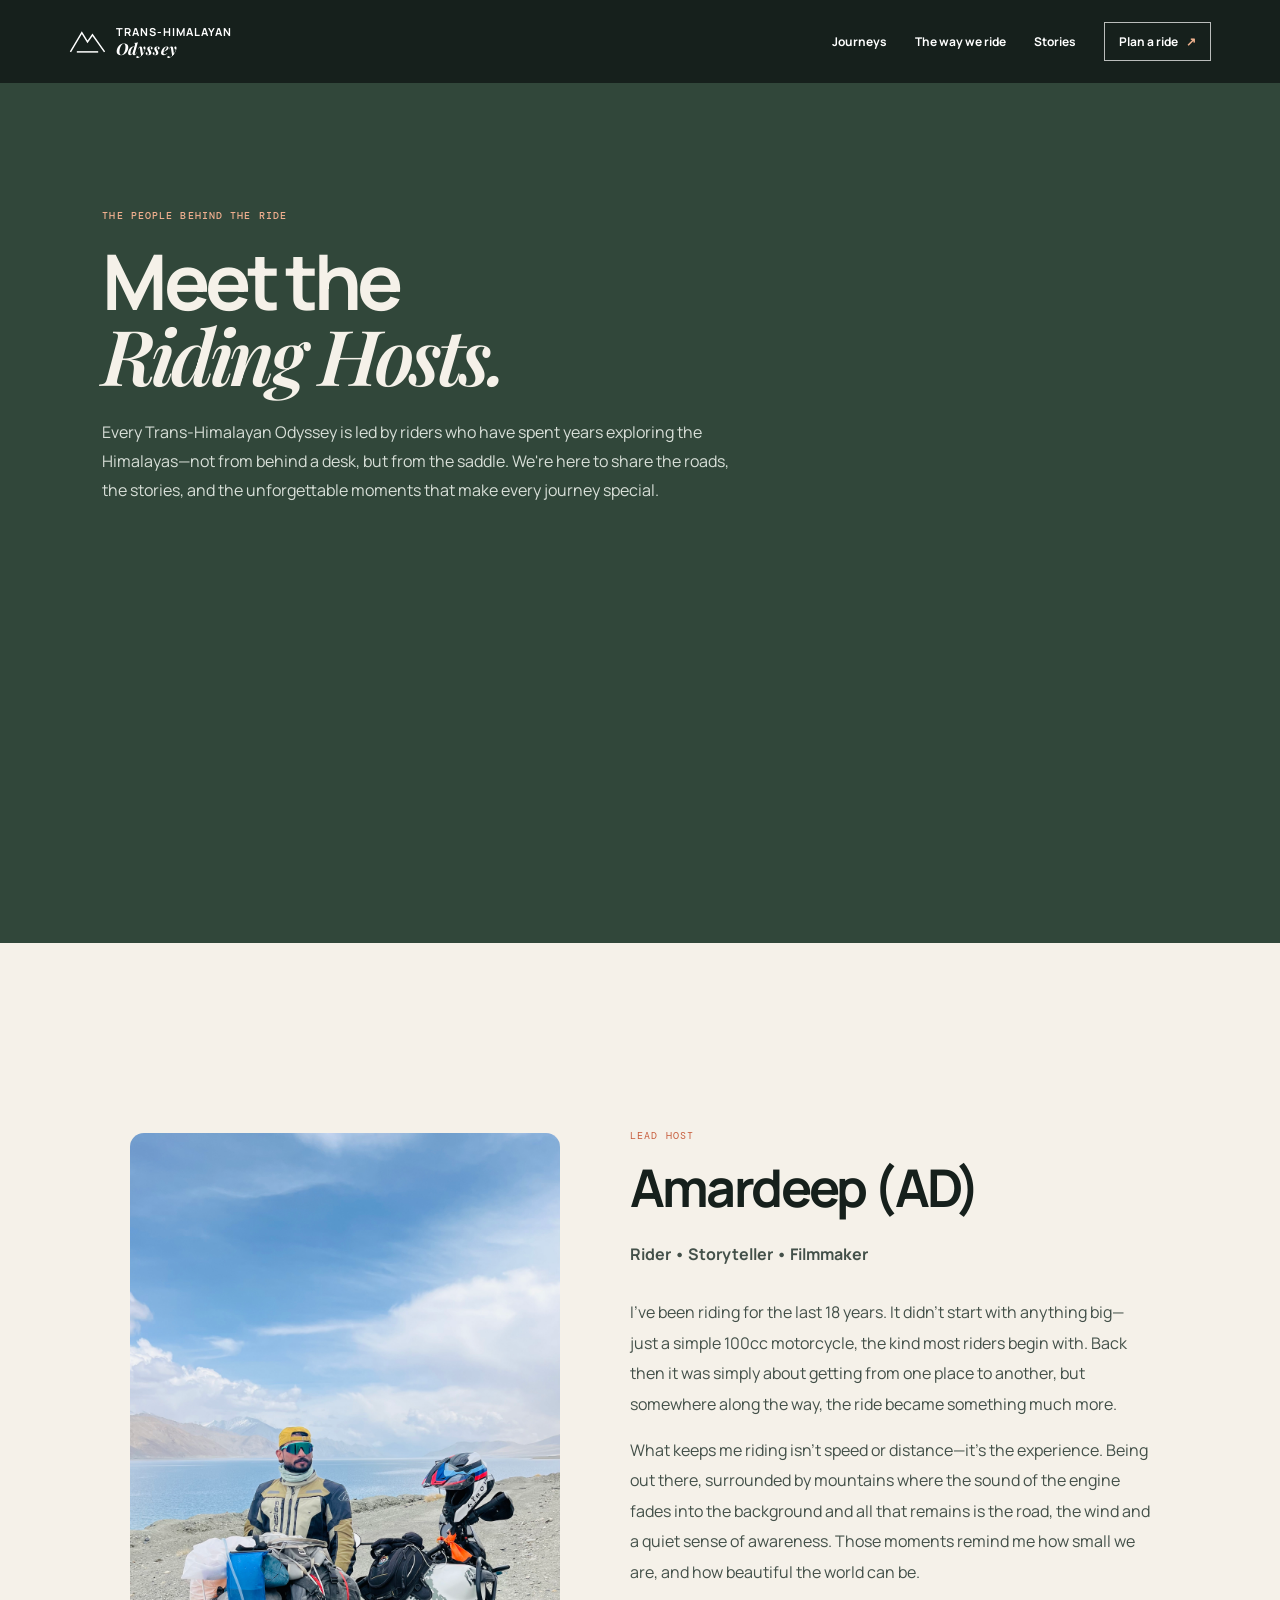
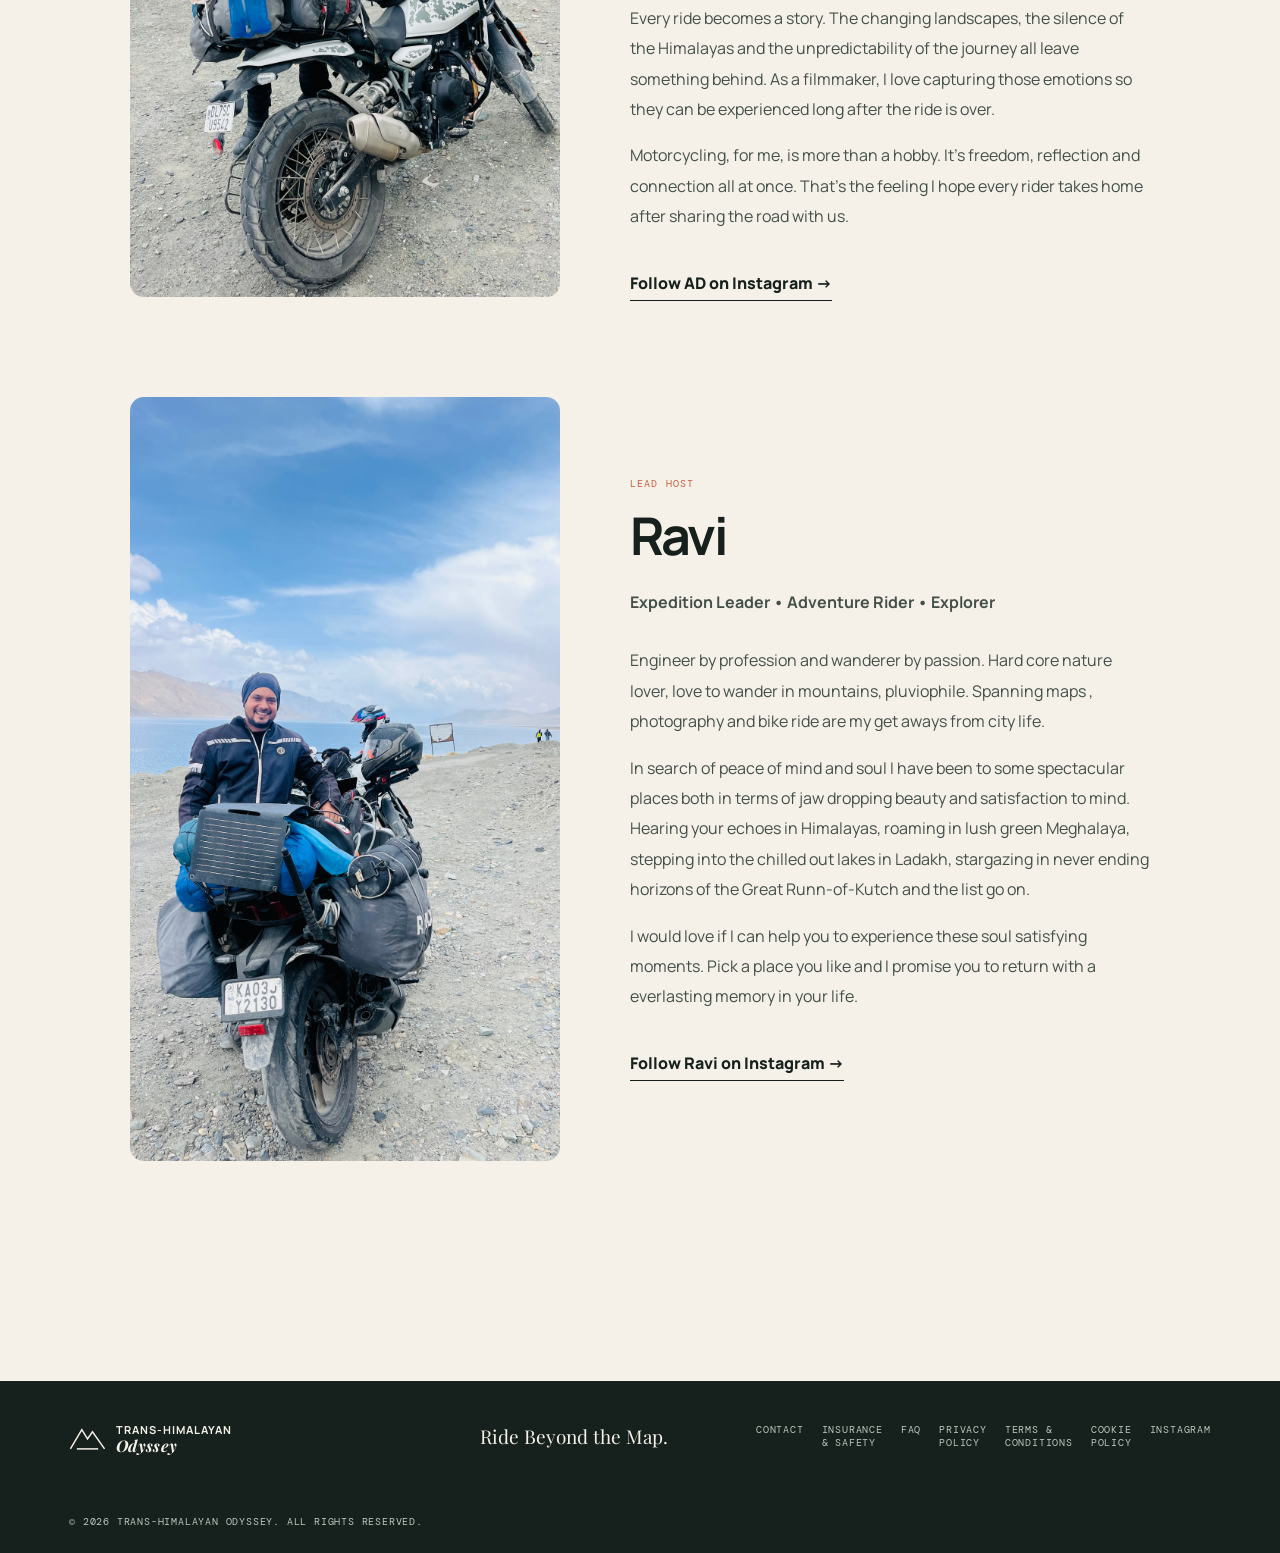
<file: hosts.html>
<!doctype html>
<html lang="en">

<head>
    <meta charset="UTF-8">
    <meta name="viewport" content="width=device-width, initial-scale=1.0">
    <meta name="description" content="Meet the riding hosts behind Trans-Himalayan Odyssey.">
    <title>Meet the Riding Hosts — Trans-Himalayan Odyssey</title>

    <link rel="preconnect" href="https://fonts.googleapis.com">
    <link rel="preconnect" href="https://fonts.gstatic.com" crossorigin>
    <link href="https://fonts.googleapis.com/css2?family=DM+Mono:wght@400;500&family=Manrope:wght@400;500;600;700;800&family=Playfair+Display:ital,wght@0,600;0,700;1,600&display=swap" rel="stylesheet">
    <link rel="stylesheet" href="styles.css">

    <style>
        .hosts-page .site-header{position:relative;background:var(--ink);padding:22px 5.4%}
        .hero{background:var(--moss);color:var(--cream);padding:100px 8% 80px}
        .hero h1{font-size:clamp(52px,6vw,84px);line-height:.95;letter-spacing:-.06em;margin:0}
        .hero p{max-width:650px;margin-top:24px;line-height:1.8;color:#d8dfd8}
        .hosts{max-width:1200px;margin:auto;padding:90px 7%}
        .host-card{display:grid;grid-template-columns:430px 1fr;gap:70px;align-items:center;margin-bottom:90px}
        .host-photo img{width:100%;border-radius:14px;display:block;transition:.35s}
        .host-photo:hover img{transform:scale(1.02)}
        .host-role{font:10px 'DM Mono',monospace;text-transform:uppercase;letter-spacing:.12em;color:var(--rust)}
        .host-card h2{font-size:52px;letter-spacing:-.05em;margin:10px 0}
        .host-tag{font-weight:700;color:var(--moss);margin-bottom:28px}
        .host-card p{line-height:1.9;color:#435049}
        .instagram{display:inline-block;margin-top:24px;padding-bottom:6px;border-bottom:1px solid var(--ink);text-decoration:none;font-weight:800;color:var(--ink)}
        .placeholder{height:520px;border:2px dashed rgba(22,32,28,.2);display:flex;align-items:center;justify-content:center;font:32px 'Playfair Display',serif;color:#8b8b8b;border-radius:14px}
        footer{margin-top:40px}
        @media(max-width:900px){
        .host-card{grid-template-columns:1fr}
        .hero{padding:80px 8% 60px}
        .host-card h2{font-size:40px}
        }
    </style>
</head>

<body class="hosts-page">
    <header class="site-header">
        <a class="brand" href="index.html" aria-label="Trans-Himalayan Odyssey home">
            <svg viewBox="0 0 52 42" aria-hidden="true">
                <path d="M2 35 18 8l8 13 7-10 17 24" />
                <path d="M11 35h30" />
            </svg>
            <span>Trans-Himalayan<br /><em>Odyssey</em></span>
        </a>
        <button class="menu-toggle" aria-label="Open menu" aria-expanded="false"><span></span><span></span></button>
        <nav class="nav" aria-label="Main navigation">
            <a href="index.html#journeys">Journeys</a><a href="index.html#why-us">The way we ride</a><a href="index.html#about">Stories</a><a class="nav-cta" href="contact.html">Plan a ride <span>↗</span></a>
        </nav>
    </header>

    <section class="hero">
        <p class="eyebrow light">The people behind the ride</p>
        <h1>Meet the<br><i>Riding Hosts.</i></h1>

        <p>
            Every Trans-Himalayan Odyssey is led by riders who have spent years exploring
            the Himalayas—not from behind a desk, but from the saddle. We're here to share
            the roads, the stories, and the unforgettable moments that make every journey
            special.
        </p>
    </section>

    <main class="hosts">
        <section class="host-card">
            <a class="host-photo" href="https://www.instagram.com/ichbinad/" target="_blank" rel="noopener noreferrer">

                <img src="assets/me.jpeg" alt="Amardeep (AD)">
            </a>
            <div>
                <div class="host-role">Lead Host</div>
                <h2>Amardeep (AD)</h2>
                <p class="host-tag">Rider • Storyteller • Filmmaker</p>

                <p>
                    I've been riding for the last 18 years. It didn't start with anything big—just a
                    simple 100cc motorcycle, the kind most riders begin with. Back then it was simply
                    about getting from one place to another, but somewhere along the way, the ride
                    became something much more.
                </p>

                <p>
                    What keeps me riding isn't speed or distance—it's the experience. Being out
                    there, surrounded by mountains where the sound of the engine fades into the
                    background and all that remains is the road, the wind and a quiet sense of
                    awareness. Those moments remind me how small we are, and how beautiful the
                    world can be.
                </p>

                <p>
                    Every ride becomes a story. The changing landscapes, the silence of the
                    Himalayas and the unpredictability of the journey all leave something behind.
                    As a filmmaker, I love capturing those emotions so they can be experienced long
                    after the ride is over.
                </p>

                <p>
                    Motorcycling, for me, is more than a hobby. It's freedom, reflection and
                    connection all at once. That's the feeling I hope every rider takes home after
                    sharing the road with us.
                </p>

                <a class="instagram" href="https://www.instagram.com/ichbinad/" target="_blank">
                    Follow AD on Instagram →
                </a>
            </div>
        </section>

        <section class="host-card">
            <a class="host-photo" href="https://www.instagram.com/the_lucky_photons/" target="_blank" rel="noopener noreferrer">

                <img src="assets/ravi.jpeg" alt="Ravi">
            </a>
            <div>
                <div class="host-role">Lead Host</div>
                <h2>Ravi</h2>
                <p class="host-tag">Expedition Leader • Adventure Rider • Explorer</p>

                <p>
                    Engineer by profession and wanderer by passion. Hard core nature lover, love to wander in mountains, pluviophile. Spanning maps , photography and bike ride are my get aways from city life.

                </p>

                <p>
                    In search of peace of mind and soul I have been to some spectacular places both in terms of jaw dropping beauty and satisfaction to mind. Hearing your echoes in Himalayas, roaming in lush green Meghalaya, stepping into the chilled out lakes in Ladakh, stargazing in never ending horizons of the Great Runn-of-Kutch and the list go on.

                </p>

                <p>
                    I would love if I can help you to experience these soul satisfying moments. Pick a place you like and I promise you to return with a everlasting memory in your life.
                </p>

                <a class="instagram" href="https://www.instagram.com/the_lucky_photons/" target="_blank">
                    Follow Ravi on Instagram →
                </a>
            </div>
        </section>

    </main>

    <footer>

        <a class="brand" href="index.html">

            <svg viewBox="0 0 52 42" aria-hidden="true">
                <path d="M2 35 18 8l8 13 7-10 17 24" />
                <path d="M11 35h30" />
            </svg>

            <span>
                Trans-Himalayan<br>
                <em>Odyssey</em>
            </span>
        </a>
        <p>
            Ride Beyond the Map.
        </p>
        <div>
            <a href="contact.html">Contact</a>
            <a href="insurance-safety.html">Insurance & Safety</a>
            <a href="faq.html">FAQ</a>
            <a href="privacy-policy.html">Privacy Policy</a>
            <a href="terms-and-conditions.html">Terms & Conditions</a>
            <a href="cookie-policy.html">Cookie Policy</a>
            <a href="https://www.instagram.com/trans_himalayan_odyssey/" target="_blank" rel="noopener noreferrer">

                Instagram
            </a>
        </div>

        <small>
            © <span id="year"></span> Trans-Himalayan Odyssey. All Rights Reserved.
        </small>
    </footer>

    <script src="script.js"></script>

</body>

</html>
</file>
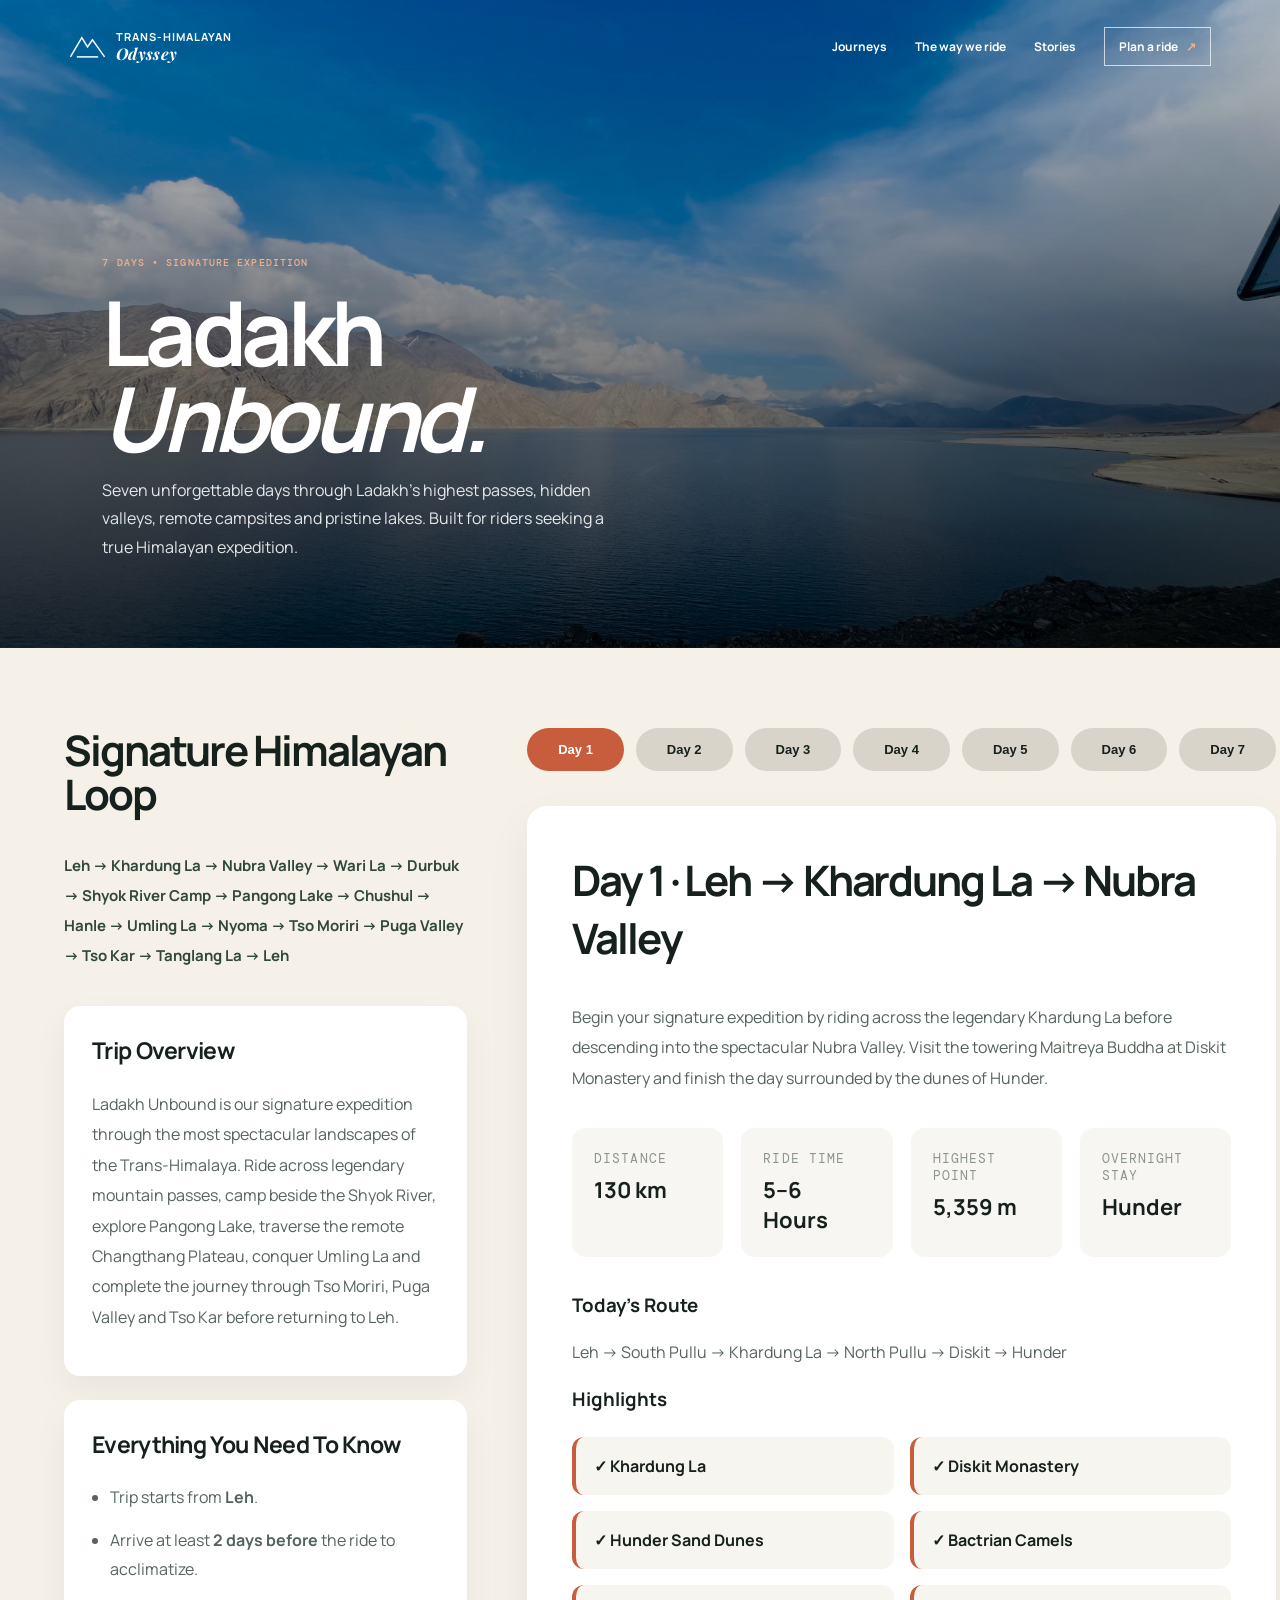
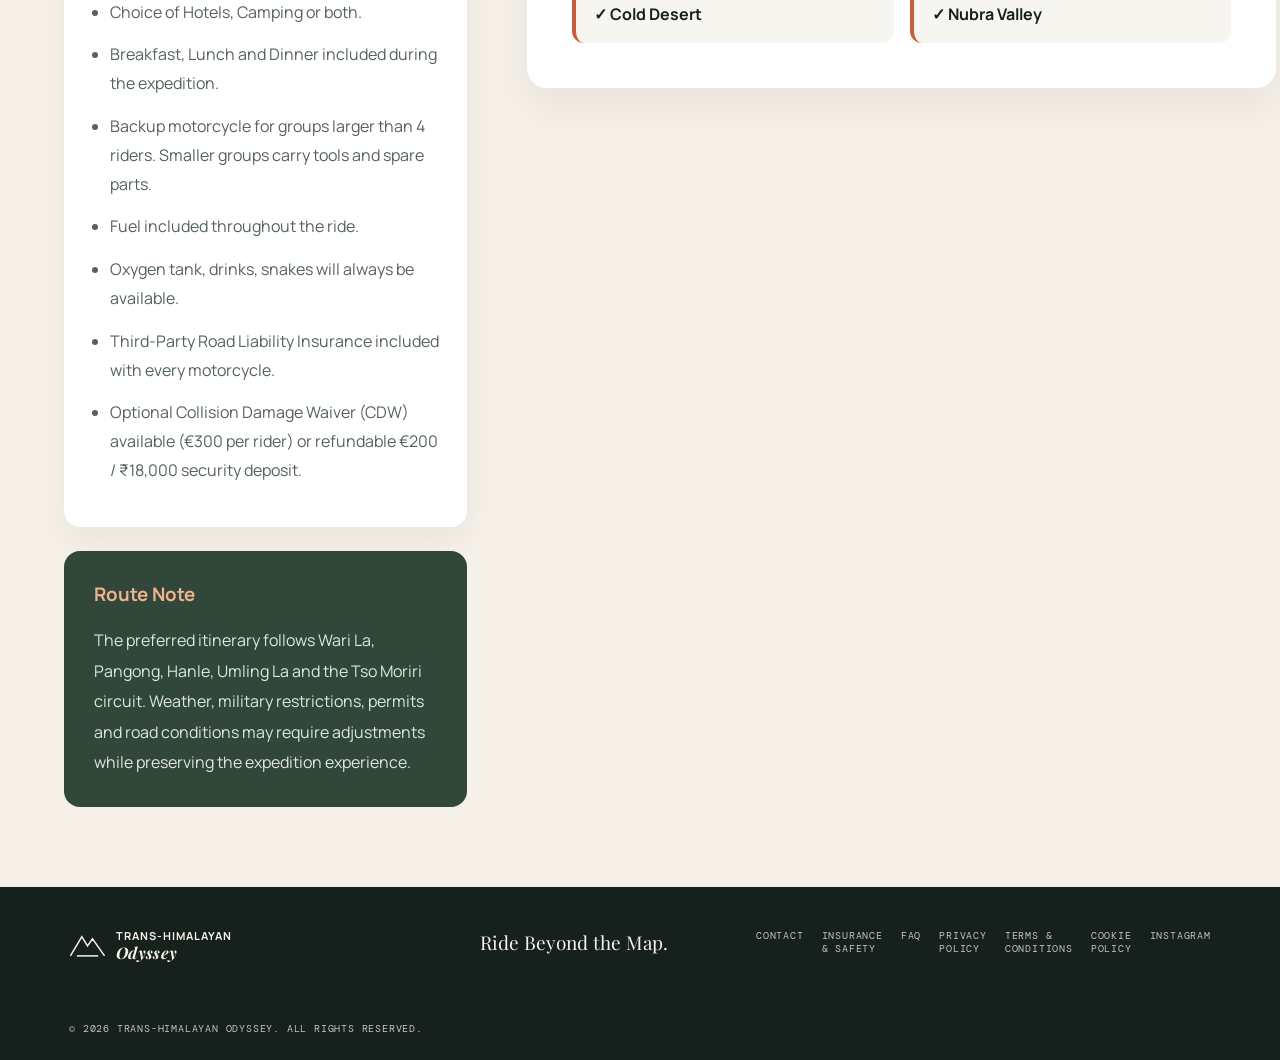
<file: ladakh-unbound.html>
<!DOCTYPE html>
<html lang="en">

<head>

    <meta charset="UTF-8">
    <meta name="viewport" content="width=device-width, initial-scale=1.0">

    <title>Ladakh Unbound | Trans-Himalayan Odyssey</title>

    <link rel="preconnect" href="https://fonts.googleapis.com">
    <link rel="preconnect" href="https://fonts.gstatic.com" crossorigin>

    <link href="https://fonts.googleapis.com/css2?family=DM+Mono:wght@400;500&family=Manrope:wght@400;500;600;700;800&family=Playfair+Display:wght@600;700&display=swap" rel="stylesheet">

    <link rel="stylesheet" href="styles.css">
    <link rel="stylesheet" href="trip.css">
    <style>
        /* ------------------------------------------------ */
        /* HIGH PASS SAMPLER */
        /* ------------------------------------------------ */
        
        :root{
            --trip-width:1400px;
        }
        
        body{
            background:var(--cream);
        }
        
        /* ---------------- HERO ---------------- */
        
        .trip-hero{
            position:relative;
            height:72vh;
            min-height:560px;
            overflow:hidden;
        }
        
        .trip-hero img{
            width:100%;
            height:100%;
            object-fit:cover;
            animation:heroZoom 10s ease forwards;
        }
        
        .trip-overlay{
            position:absolute;
            inset:0;
            background:
                linear-gradient(
                    to top,
                    rgba(0,0,0,.72),
                    rgba(0,0,0,.18)
                );
        }
        
        @media (max-width:650px){
        
        .trip-hero{
        
        height:55vh;
        
        min-height:420px;
        
        }
        
        .day-buttons{
        
        flex-wrap:wrap;
        
        }
        
        .day-buttons button{
        
        flex:1 1 calc(50% - 10px);
        
        }
        
        .info-grid{
        
        grid-template-columns:1fr;
        
        }
        
        .highlights{
        
        grid-template-columns:1fr;
        
        }
        
        #day-content{
        
        padding:28px;
        
        }
        
        .trip-sidebar h2{
        
        font-size:34px;
        
        }
        
        .trip-title h1{
        
        font-size:48px;
        
        }
        
        .trip-title p:last-child{
        
        font-size:15px;
        
        }
        
        }
        
    </style>

</head>

<body>

    <header class="site-header">
        <a class="brand" href="index.html" aria-label="Trans-Himalayan Odyssey home">
            <svg viewBox="0 0 52 42" aria-hidden="true">
                <path d="M2 35 18 8l8 13 7-10 17 24" />
                <path d="M11 35h30" />
            </svg>
            <span>Trans-Himalayan<br /><em>Odyssey</em></span>
        </a>
        <button class="menu-toggle" aria-label="Open menu" aria-expanded="false"><span></span><span></span></button>
        <nav class="nav" aria-label="Main navigation">
            <a href="index.html#journeys">Journeys</a><a href="index.html#why-us">The way we ride</a><a href="index.html#about">Stories</a><a class="nav-cta" href="contact.html">Plan a ride <span>↗</span></a>
        </nav>
    </header>

    <!-- HERO -->

    <section class="trip-hero">

        <img src="assets/pangong.jpeg" alt="Ladakh Unbound">

        <div class="trip-overlay"></div>

        <div class="trip-title">

            <p class="eyebrow light">

                7 Days • Signature Expedition

            </p>

            <h1>

                Ladakh<br>

                <i>Unbound.</i>

            </h1>

            <p>

                Seven unforgettable days through Ladakh's highest passes, hidden valleys, remote campsites and pristine lakes. Built for riders seeking a true Himalayan expedition.

            </p>

        </div>

    </section>

    <!-- MAIN -->

    <main class="trip-wrapper">

        <!-- LEFT PANEL -->

        <aside class="trip-sidebar">

            <h2>

                Signature Himalayan Loop

            </h2>

            <p class="trip-route">

                Leh

                → Khardung La

                → Nubra Valley

                → Wari La

                → Durbuk

                → Shyok River Camp

                → Pangong Lake

                → Chushul

                → Hanle

                → Umling La

                → Nyoma

                → Tso Moriri

                → Puga Valley

                → Tso Kar

                → Tanglang La

                → Leh

            </p>

            <section class="sidebar-card">

                <h3>Trip Overview</h3>

                <p>

                    Ladakh Unbound is our signature expedition through the most spectacular landscapes of the Trans-Himalaya. Ride across legendary mountain passes, camp beside the Shyok River, explore Pangong Lake, traverse the remote Changthang Plateau, conquer Umling La and complete the journey through Tso Moriri, Puga Valley and Tso Kar before returning to Leh.

                </p>

            </section>

            <section class="sidebar-card">

                <h3>

                    Everything You Need To Know

                </h3>

                <ul>
                    <li>Trip starts from <strong>Leh</strong>.</li>
                    <li>Arrive at least <strong>2 days before</strong> the ride to acclimatize.</li>
                    <li>Choice of Hotels, Camping or both.</li>
                    <li>Breakfast, Lunch and Dinner included during the expedition.</li>
                    <li>Backup motorcycle for groups larger than 4 riders. Smaller groups carry tools and spare parts.</li>
                    <li>Fuel included throughout the ride.</li>
                    <li>Oxygen tank, drinks, snakes will always be available.</li>
                    <li>Third-Party Road Liability Insurance included with every motorcycle.</li>
                    <li>Optional Collision Damage Waiver (CDW) available (€300 per rider) or refundable €200 / ₹18,000 security deposit.</li>
                </ul>

            </section>

            <section class="route-note">

                <h3>Route Note</h3>

                <p>

                    The preferred itinerary follows Wari La, Pangong, Hanle, Umling La and the Tso Moriri circuit. Weather, military restrictions, permits and road conditions may require adjustments while preserving the expedition experience.

                </p>

            </section>

        </aside>

        <!-- RIGHT PANEL -->

        <section class="trip-content">

            <div class="day-buttons">

                <button class="active">Day 1</button>

                <button>Day 2</button>

                <button>Day 3</button>

                <button>Day 4</button>

                <button>Day 5</button>

                <button>Day 6</button>

                <button>Day 7</button>

            </div>

            <div id="day-content">

                <h2 id="day-title"></h2>

                <p id="day-overview"></p>

                <div class="info-grid">

                    <div class="info-card">
                        <small>Distance</small>
                        <strong id="day-distance"></strong>
                    </div>

                    <div class="info-card">
                        <small>Ride Time</small>
                        <strong id="day-time"></strong>
                    </div>

                    <div class="info-card">
                        <small>Highest Point</small>
                        <strong id="day-altitude"></strong>
                    </div>

                    <div class="info-card">
                        <small>Overnight Stay</small>
                        <strong id="day-stay"></strong>
                    </div>

                </div>

                <h3>Today's Route</h3>

                <p id="day-route"></p>

                <h3>Highlights</h3>

                <div class="highlights" id="day-highlights"></div>

            </div>

        </section>

    </main>

    <footer>

        <a class="brand" href="index.html">

            <svg viewBox="0 0 52 42" aria-hidden="true">
                <path d="M2 35 18 8l8 13 7-10 17 24" />
                <path d="M11 35h30" />
            </svg>

            <span>
                Trans-Himalayan<br>
                <em>Odyssey</em>
            </span>
        </a>
        <p>
            Ride Beyond the Map.
        </p>
        <div>
            <a href="contact.html">Contact</a>
            <a href="insurance-safety.html">Insurance & Safety</a>
            <a href="faq.html">FAQ</a>
            <a href="privacy-policy.html">Privacy Policy</a>
            <a href="terms-and-conditions.html">Terms & Conditions</a>
            <a href="cookie-policy.html">Cookie Policy</a>
            <a href="https://www.instagram.com/trans_himalayan_odyssey/" target="_blank" rel="noopener noreferrer">

                Instagram
            </a>
        </div>

        <small>
            © <span id="year"></span> Trans-Himalayan Odyssey. All Rights Reserved.
        </small>
    </footer>

    <script>
        const itinerary = [

            {

                title: "Day 1 · Leh → Khardung La → Nubra Valley",

                overview: "Begin your signature expedition by riding across the legendary Khardung La before descending into the spectacular Nubra Valley. Visit the towering Maitreya Buddha at Diskit Monastery and finish the day surrounded by the dunes of Hunder.",

                distance: "130 km",

                time: "5–6 Hours",

                altitude: "5,359 m",

                stay: "Hunder",

                route: "Leh → South Pullu → Khardung La → North Pullu → Diskit → Hunder",

                highlights: [
                    "Khardung La",
                    "Diskit Monastery",
                    "Hunder Sand Dunes",
                    "Bactrian Camels",
                    "Cold Desert",
                    "Nubra Valley"
                ]

            },

            {

                title: "Day 2 · Nubra Valley → Wari La → Durbuk → Shyok River Camp",

                overview: "Leave the popular tourist routes behind and climb over the remote Wari La Pass. Descend through isolated valleys to Durbuk before reaching a peaceful riverside campsite along the Shyok River for an unforgettable night beneath the Himalayan sky.",

                distance: "205 km",

                time: "7–8 Hours",

                altitude: "5,312 m",

                stay: "Shyok River Camp",

                route: "Hunder → Khalsar → Agham → Wari La → Sakti → Durbuk → Shyok Riverside Camp",

                highlights: [
                    "Wari La Pass",
                    "Remote Mountain Roads",
                    "River Crossing",
                    "Wild Camping",
                    "Campfire Evening",
                    "Star-filled Sky"
                ]

            },

            {

                title: "Day 3 · Shyok River Camp → Pangong Lake",

                overview: "Wake beside the river before continuing toward Pangong Lake. Spend the afternoon exploring the shoreline, discovering quiet viewpoints and enjoying one of Ladakh's most iconic landscapes at a relaxed pace.",

                distance: "185 km",

                time: "5–6 Hours",

                altitude: "4,250 m",

                stay: "Spangmik",

                route: "Shyok Camp → Durbuk → Tangtse → Lukung → Spangmik",

                highlights: [
                    "Pangong Lake",
                    "Lakeside Ride",
                    "Photography Stops",
                    "Blue Waters",
                    "Sunset Views",
                    "Local Villages"
                ]

            },

            {

                title: "Day 4 · Pangong → Chushul → Hanle",

                overview: "Ride beside Pangong before entering the remote Changthang region. Pass through Chushul, visit the Rezang La War Memorial and continue across endless Himalayan plains to the peaceful village of Hanle.",

                distance: "210 km",

                time: "7 Hours",

                altitude: "4,595 m",

                stay: "Hanle",

                route: "Pangong → Chushul → Rezang La → Tsaga → Hanle",

                highlights: [
                    "Chushul",
                    "Rezang La Memorial",
                    "Changthang Plateau",
                    "Hanle Monastery",
                    "Remote Landscapes",
                    "Wildlife"
                ]

            },

            {

                title: "Day 5 · Hanle → Umling La → Nyoma",

                overview: "Today's ride is the highlight of the expedition. Climb towards Umling La, one of the world's highest motorable roads, before descending across remote military roads to Nyoma.",

                distance: "220 km",

                time: "8 Hours",

                altitude: "5,883 m",

                stay: "Nyoma",

                route: "Hanle → Photi La → Umling La → Demchok Road → Nyoma",

                highlights: [
                    "Umling La",
                    "World-class Riding",
                    "High Altitude",
                    "Mountain Vistas",
                    "Adventure Riding",
                    "Remote Border Roads"
                ]

            },

            {

                title: "Day 6 · Nyoma → Tso Moriri",

                overview: "Follow the upper Indus Valley before turning towards the crystal-clear waters of Tso Moriri. End the day in the charming village of Karzok overlooking one of India's most beautiful alpine lakes.",

                distance: "195 km",

                time: "6 Hours",

                altitude: "4,595 m",

                stay: "Karzok",

                route: "Nyoma → Mahe → Sumdo → Karzok",

                highlights: [
                    "Tso Moriri",
                    "Karzok Village",
                    "Changpa Nomads",
                    "Blue Lake",
                    "Peaceful Evening",
                    "Mountain Wildlife"
                ]

            },

            {

                title: "Day 7 · Karzok → Puga Valley → Tso Kar → Tanglang La → Leh",

                overview: "Complete the expedition by crossing the geothermal landscapes of Puga Valley, visiting the beautiful Tso Kar Lake and riding over Tanglang La before returning triumphantly to Leh.",

                distance: "235 km",

                time: "7–8 Hours",

                altitude: "5,328 m",

                stay: "Expedition Ends",

                route: "Karzok → Puga Valley → Tso Kar → More Plains → Tanglang La → Upshi → Leh",

                highlights: [
                    "Puga Valley",
                    "Tso Kar",
                    "Wild Kiang",
                    "Tanglang La",
                    "More Plains",
                    "Return to Leh"
                ]

            }

        ];

        const buttons = document.querySelectorAll(".day-buttons button");

        const title = document.getElementById("day-title");

        const overview = document.getElementById("day-overview");

        const distance = document.getElementById("day-distance");

        const time = document.getElementById("day-time");

        const altitude = document.getElementById("day-altitude");

        const stay = document.getElementById("day-stay");

        const route = document.getElementById("day-route");

        const highlights = document.getElementById("day-highlights");

        function loadDay(index) {

            buttons.forEach((button, i) => {

                button.classList.toggle("active", i === index);

            });

            const day = itinerary[index];

            title.textContent = day.title;

            overview.textContent = day.overview;

            distance.textContent = day.distance;

            time.textContent = day.time;

            altitude.textContent = day.altitude;

            stay.textContent = day.stay;

            route.textContent = day.route;

            highlights.innerHTML = "";

            day.highlights.forEach(item => {

                const div = document.createElement("div");

                div.className = "highlight";

                div.textContent = "✓ " + item;

                highlights.appendChild(div);

            });

        }

        buttons.forEach((button, index) => {

            button.addEventListener("click", () => {

                loadDay(index);

            });

        });

        loadDay(0);
    </script>

    <script src="script.js"></script>

</body>

</html>
</file>
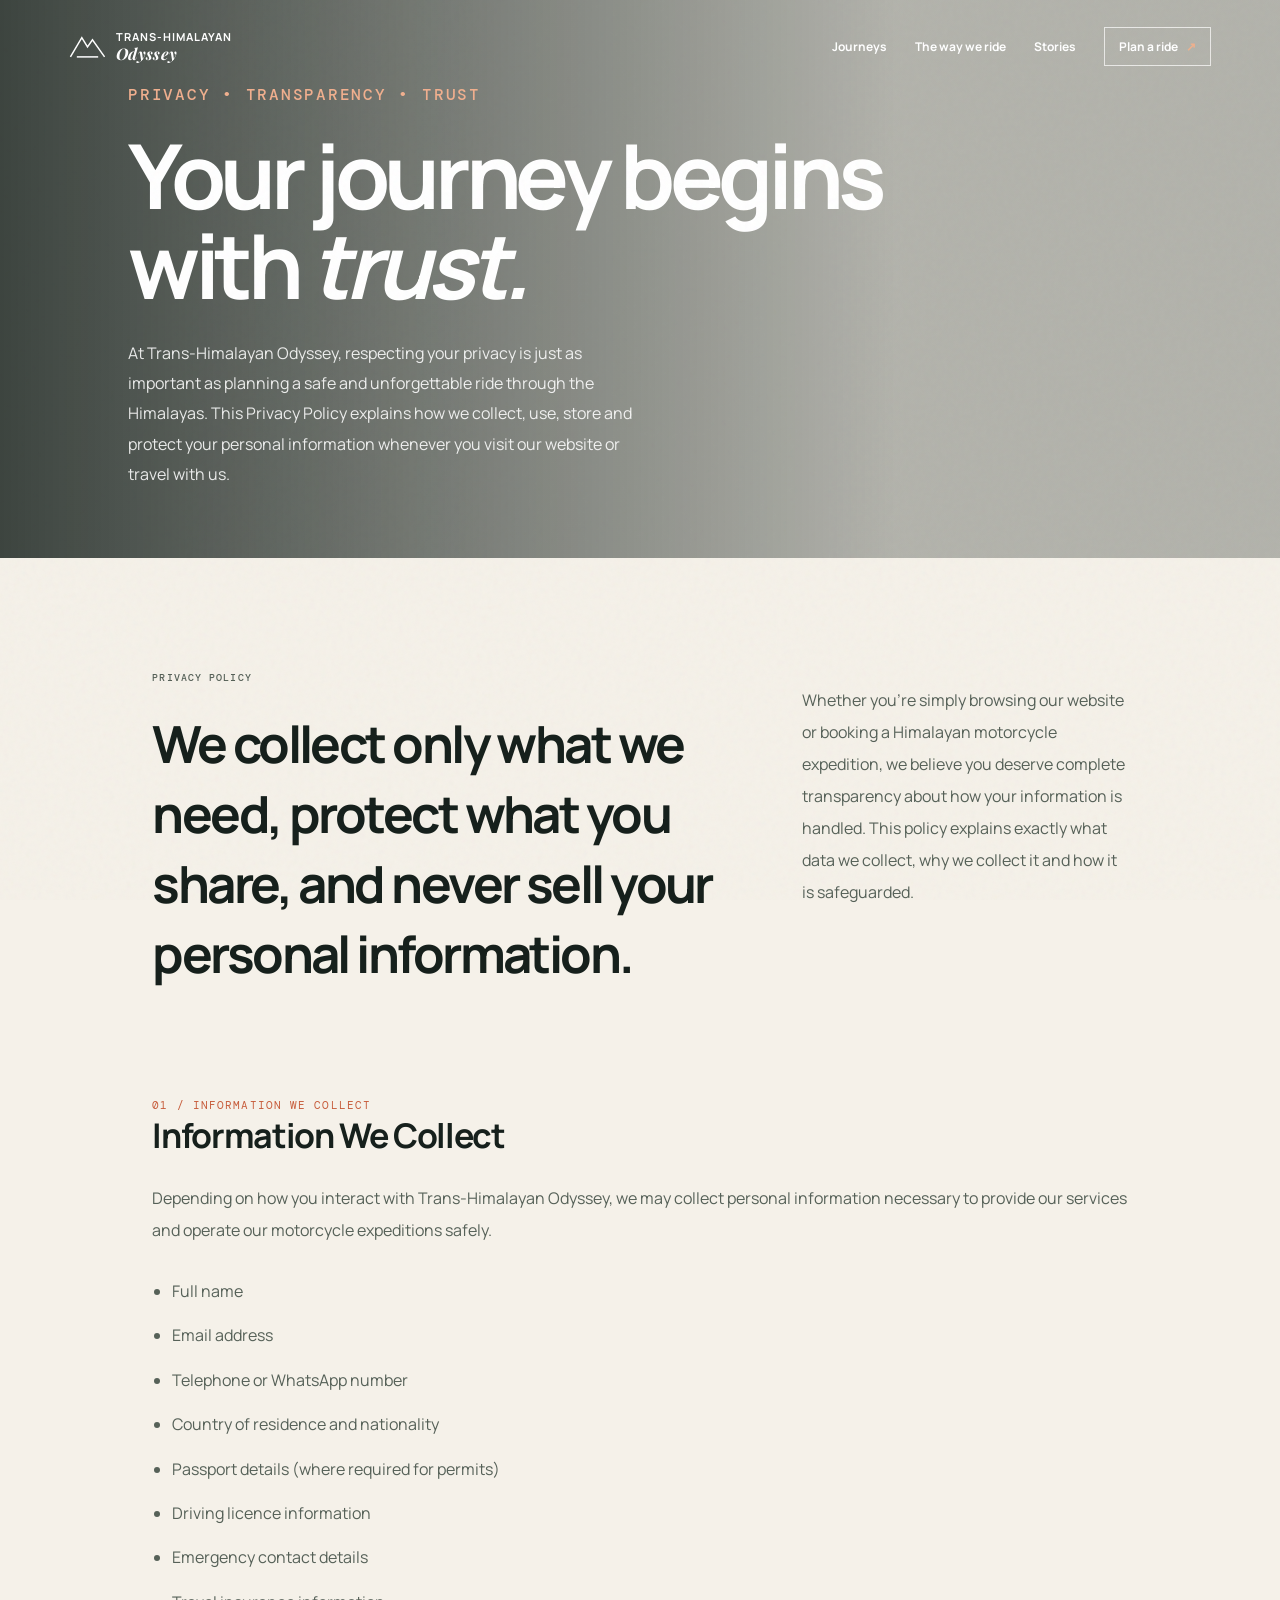
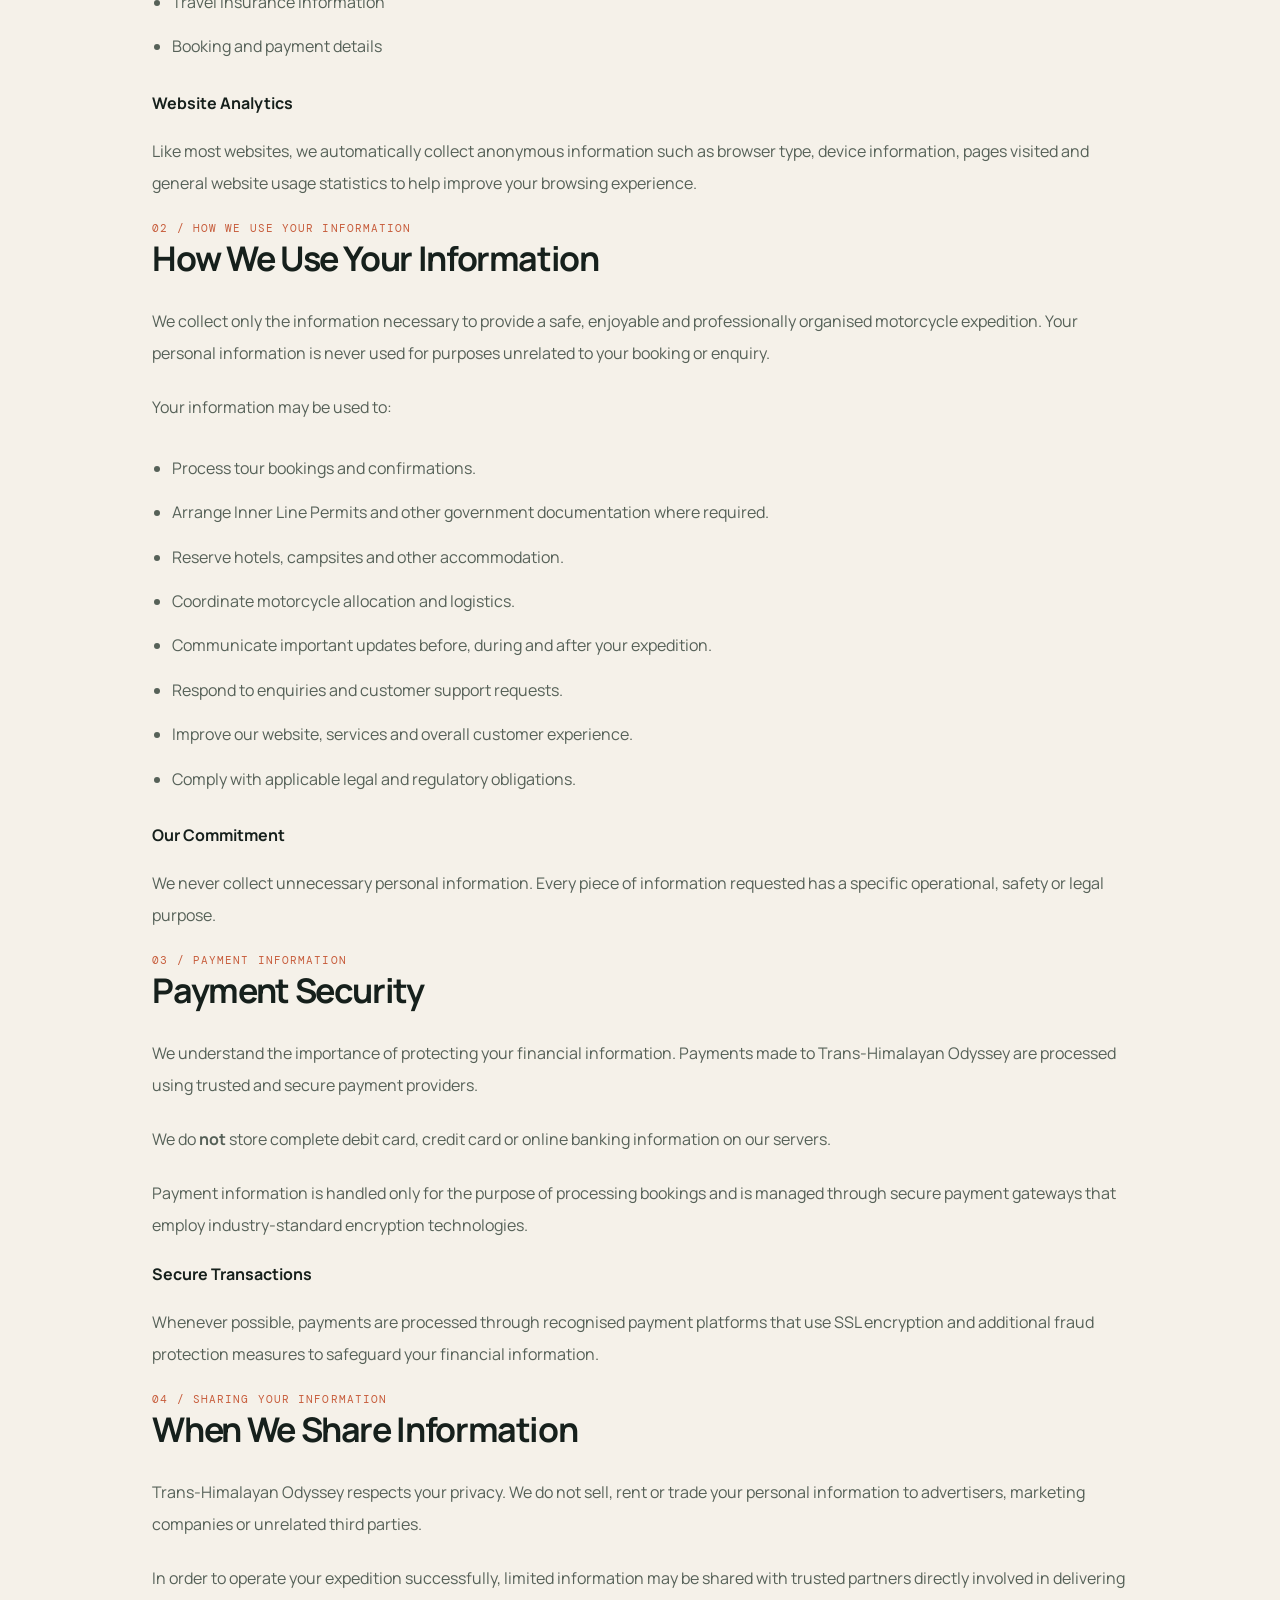
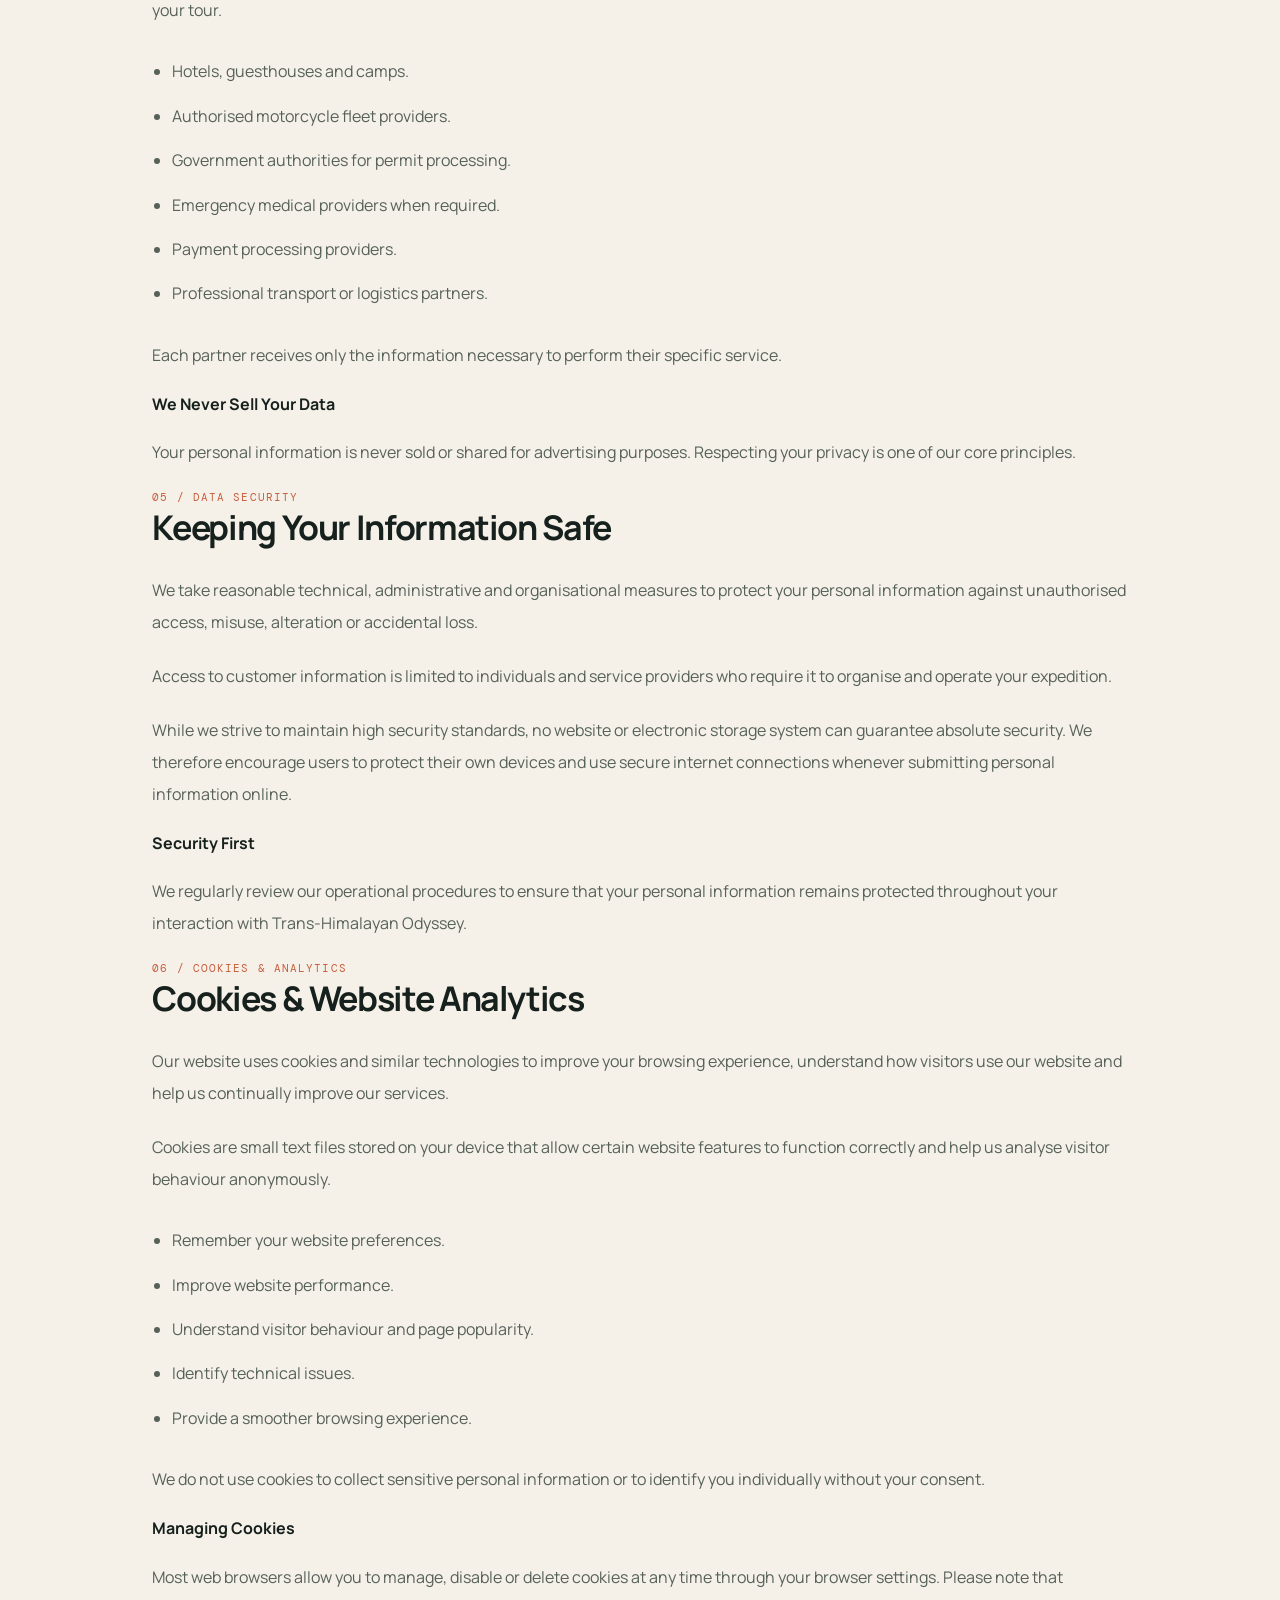
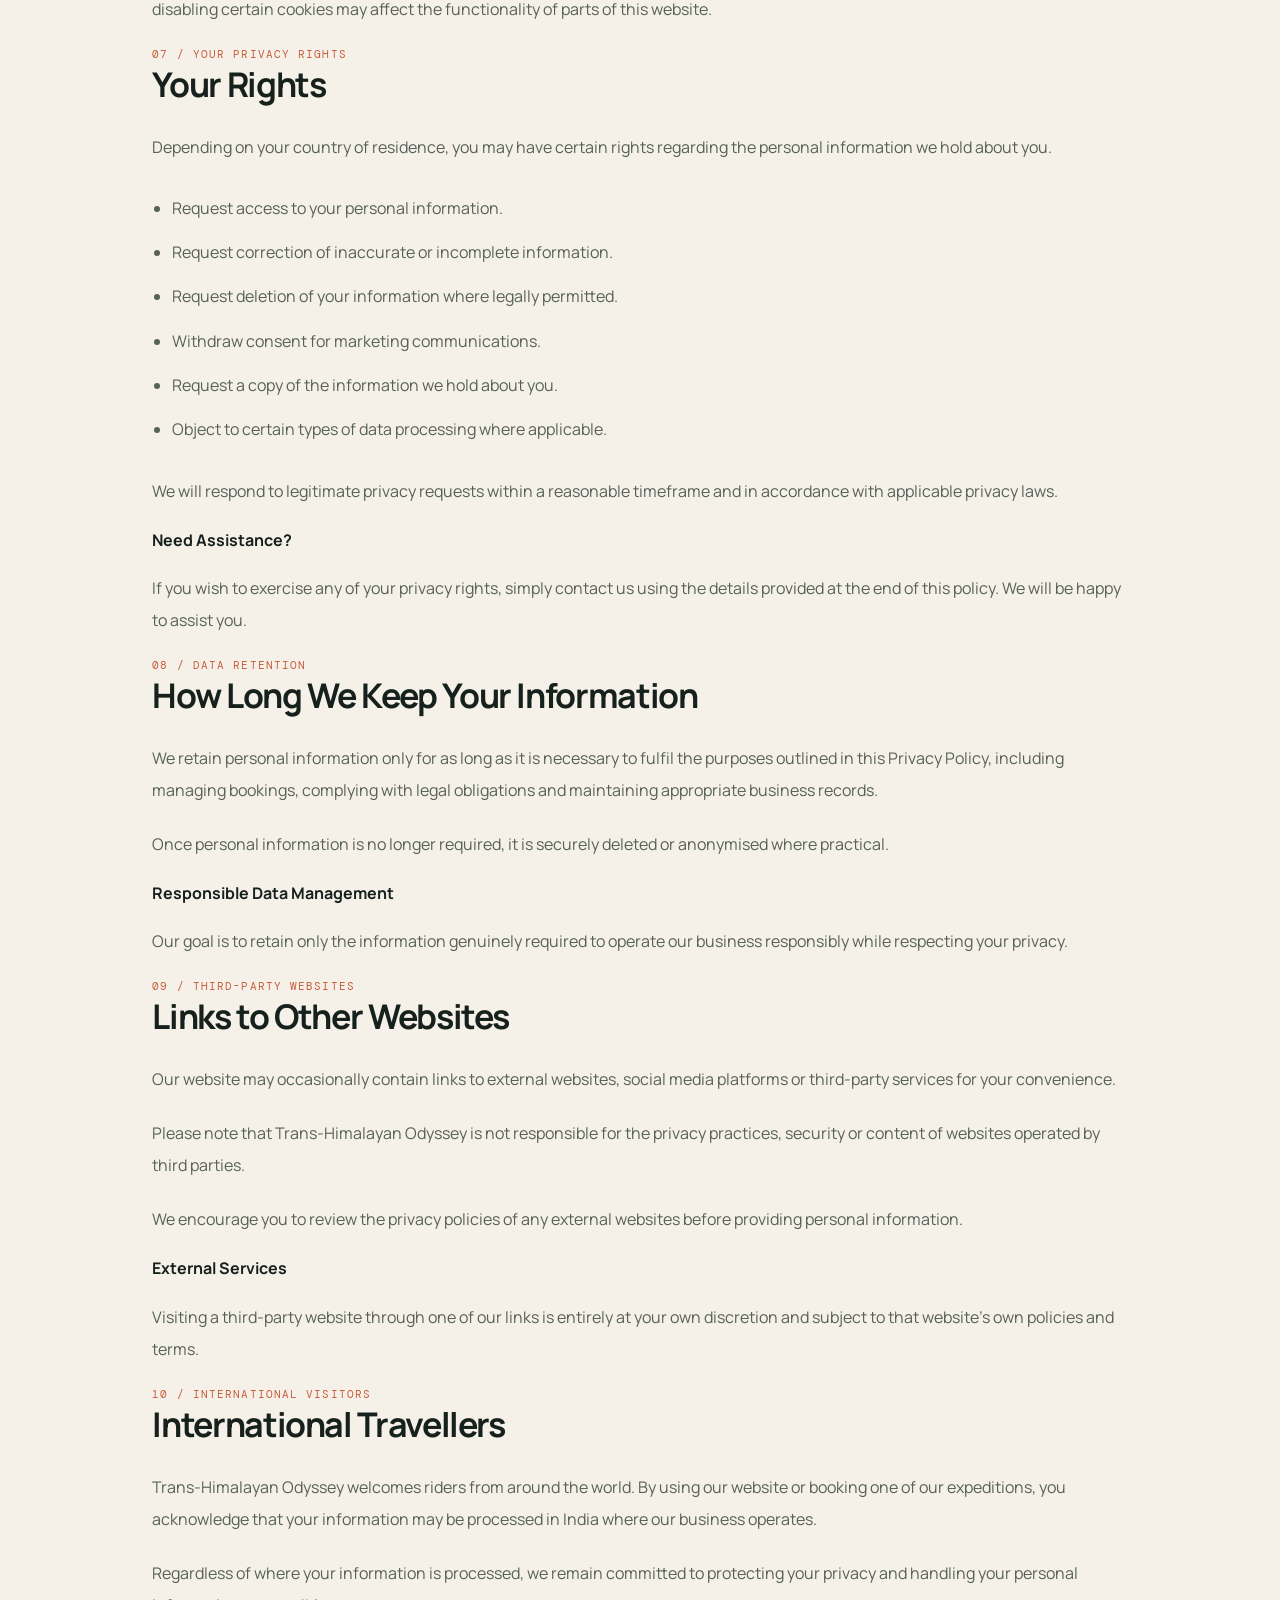
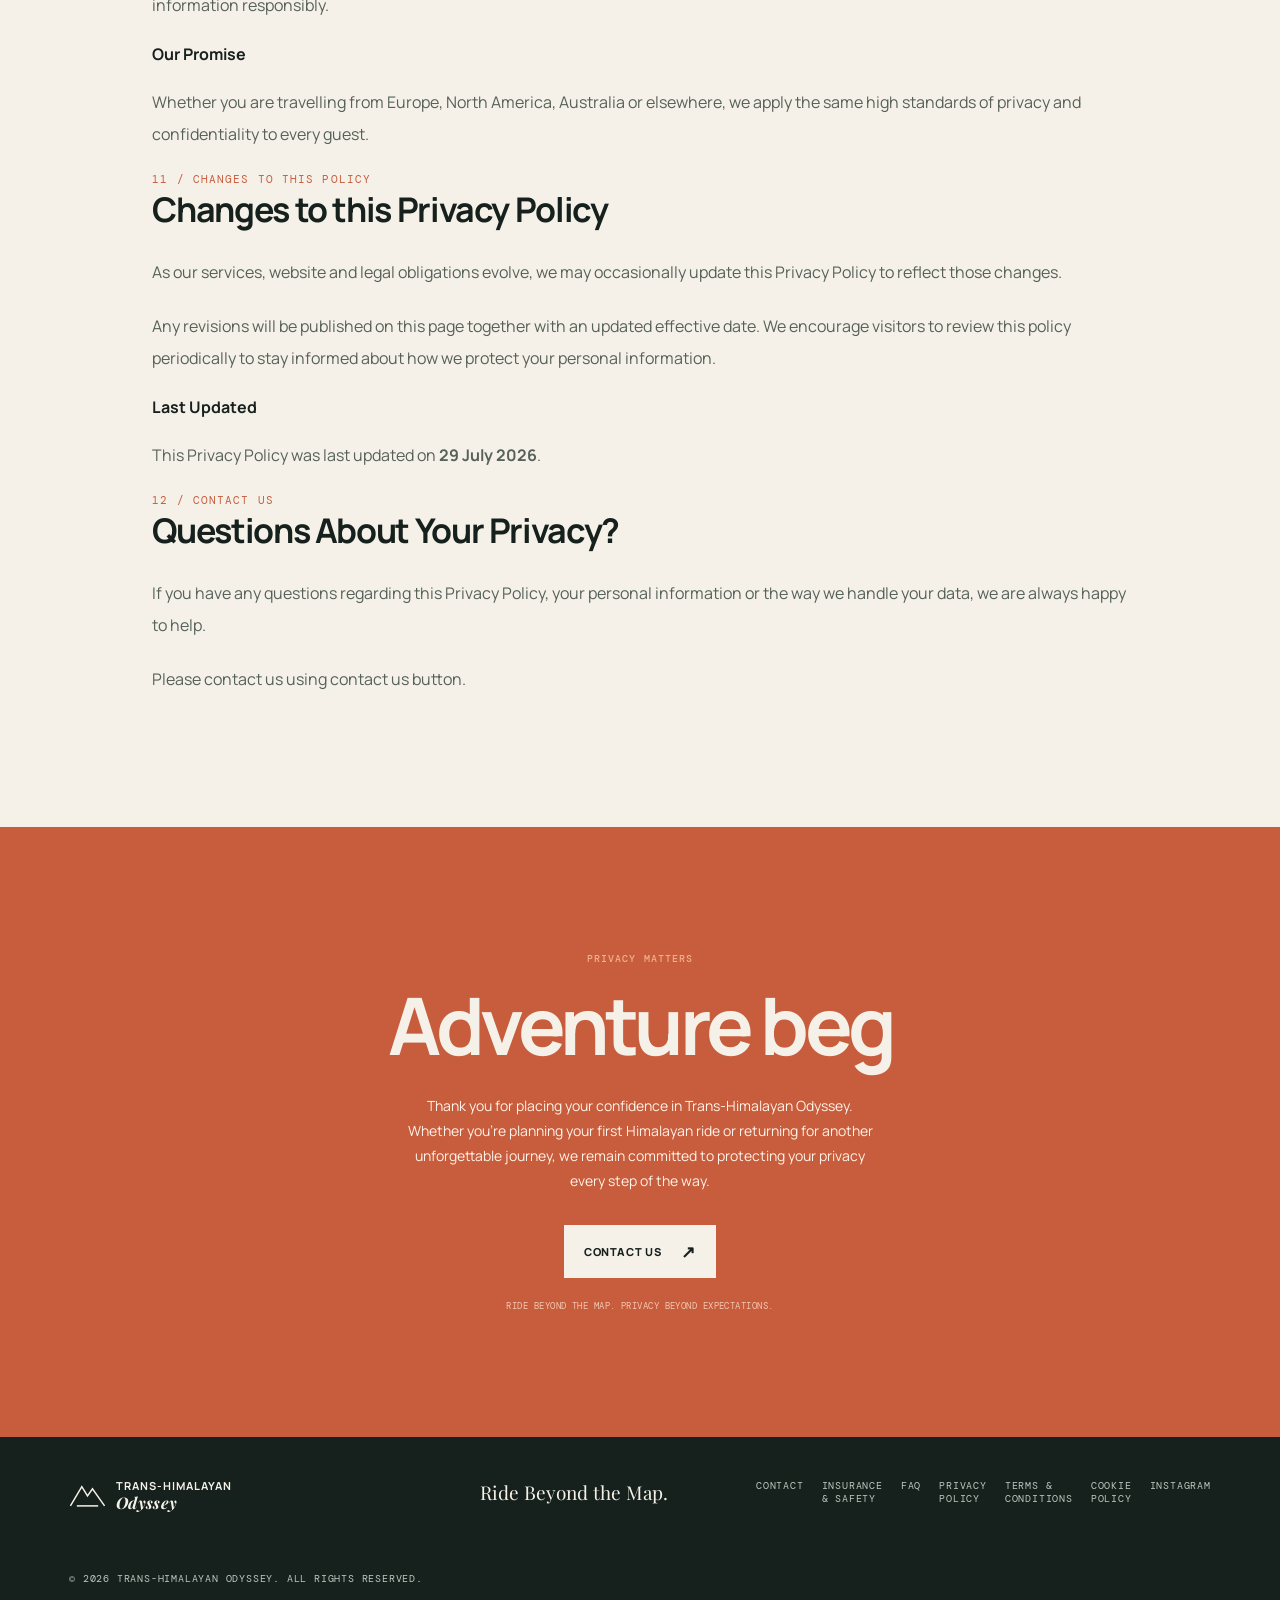
<file: privacy-policy.html>
<!DOCTYPE html>
<html lang="en">

<head>
    <meta charset="UTF-8">
    <meta name="viewport" content="width=device-width, initial-scale=1.0">

    <title>Privacy Policy | Trans-Himalayan Odyssey</title>

    <meta name="description" content="Learn how Trans-Himalayan Odyssey collects, uses and protects your personal information when you visit our website or book one of our Himalayan motorcycle expeditions.">

    <link rel="preconnect" href="https://fonts.googleapis.com">
    <link rel="preconnect" href="https://fonts.gstatic.com" crossorigin>

    <link href="https://fonts.googleapis.com/css2?family=DM+Mono:wght@400;500&family=Manrope:wght@400;500;600;700;800&family=Playfair+Display:ital,wght@0,600;0,700;1,600&display=swap" rel="stylesheet">

    <link rel="stylesheet" href="styles.css">


</head>

<body>

    <div class="page-grain"></div>

    <header class="site-header">
        <a class="brand" href="index.html" aria-label="Trans-Himalayan Odyssey home">
            <svg viewBox="0 0 52 42" aria-hidden="true">
                <path d="M2 35 18 8l8 13 7-10 17 24" />
                <path d="M11 35h30" />
            </svg>
            <span>Trans-Himalayan<br /><em>Odyssey</em></span>
        </a>
        <button class="menu-toggle" aria-label="Open menu" aria-expanded="false"><span></span><span></span></button>
        <nav class="nav" aria-label="Main navigation">
            <a href="index.html#journeys">Journeys</a><a href="index.html#why-us">The way we ride</a><a href="index.html#about">Stories</a><a class="nav-cta" href="contact.html">Plan a ride <span>↗</span></a>
        </nav>
    </header>

    <main>

        <section class="legal-hero">

            <div class="legal-hero-image"></div>

            <div class="legal-hero-overlay"></div>

            <div class="legal-hero-content">

                <p class="eyebrow light">

                    Privacy • Transparency • Trust

                </p>

                <h1>

                    Your journey begins with <i>trust.</i>

                </h1>

                <p>

                    At Trans-Himalayan Odyssey, respecting your privacy is just as important as planning a safe and unforgettable ride through the Himalayas. This Privacy Policy explains how we collect, use, store and protect your personal information whenever you visit our website or travel with us.

                </p>

            </div>

        </section>

        <section class="legal-wrapper">
            <div class="legal-intro">
                <div>
                    <p class="eyebrow">Privacy Policy</p>
                    <h2>We collect only what we need, protect what you share, and never sell your personal information.</h2>
                </div>
                <div>
                    <p>Whether you're simply browsing our website or booking a Himalayan motorcycle expedition, we believe you deserve complete transparency about how your information is handled. This policy explains exactly what data we collect, why we collect it and how it is safeguarded.</p>
                </div>
            </div>

            <!-- SECTION 01 -->

            <div class="legal-grid">

                <div class="legal-number">

                    01 / Information We Collect

                </div>

                <div class="legal-content">

                    <h3>Information We Collect</h3>

                    <p>

                        Depending on how you interact with Trans-Himalayan Odyssey, we may collect personal information necessary to provide our services and operate our motorcycle expeditions safely.

                    </p>

                    <ul>

                        <li>Full name</li>

                        <li>Email address</li>

                        <li>Telephone or WhatsApp number</li>

                        <li>Country of residence and nationality</li>

                        <li>Passport details (where required for permits)</li>

                        <li>Driving licence information</li>

                        <li>Emergency contact details</li>

                        <li>Travel insurance information</li>

                        <li>Booking and payment details</li>

                    </ul>

                    <div class="info-card">

                        <h4>Website Analytics</h4>

                        <p>

                            Like most websites, we automatically collect anonymous information such as browser type, device information, pages visited and general website usage statistics to help improve your browsing experience.

                        </p>

                    </div>

                </div>

            </div>

            <!-- SECTION 02 -->

            <div class="legal-grid">

                <div class="legal-number">

                    02 / How We Use Your Information

                </div>

                <div class="legal-content">

                    <h3>How We Use Your Information</h3>

                    <p>

                        We collect only the information necessary to provide a safe, enjoyable and professionally organised motorcycle expedition. Your personal information is never used for purposes unrelated to your booking or enquiry.

                    </p>

                    <p>

                        Your information may be used to:

                    </p>

                    <ul>

                        <li>Process tour bookings and confirmations.</li>

                        <li>Arrange Inner Line Permits and other government documentation where required.</li>

                        <li>Reserve hotels, campsites and other accommodation.</li>

                        <li>Coordinate motorcycle allocation and logistics.</li>

                        <li>Communicate important updates before, during and after your expedition.</li>

                        <li>Respond to enquiries and customer support requests.</li>

                        <li>Improve our website, services and overall customer experience.</li>

                        <li>Comply with applicable legal and regulatory obligations.</li>

                    </ul>

                    <div class="info-card">

                        <h4>Our Commitment</h4>

                        <p>

                            We never collect unnecessary personal information. Every piece of information requested has a specific operational, safety or legal purpose.

                        </p>

                    </div>

                </div>

            </div>

            <!-- SECTION 03 -->

            <div class="legal-grid">

                <div class="legal-number">

                    03 / Payment Information

                </div>

                <div class="legal-content">

                    <h3>Payment Security</h3>

                    <p>

                        We understand the importance of protecting your financial information. Payments made to Trans-Himalayan Odyssey are processed using trusted and secure payment providers.

                    </p>

                    <p>

                        We do <strong>not</strong> store complete debit card, credit card or online banking information on our servers.

                    </p>

                    <p>

                        Payment information is handled only for the purpose of processing bookings and is managed through secure payment gateways that employ industry-standard encryption technologies.

                    </p>

                    <div class="info-card">

                        <h4>Secure Transactions</h4>

                        <p>

                            Whenever possible, payments are processed through recognised payment platforms that use SSL encryption and additional fraud protection measures to safeguard your financial information.

                        </p>

                    </div>

                </div>

            </div>

            <!-- SECTION 04 -->

            <div class="legal-grid">

                <div class="legal-number">

                    04 / Sharing Your Information

                </div>

                <div class="legal-content">

                    <h3>When We Share Information</h3>

                    <p>

                        Trans-Himalayan Odyssey respects your privacy. We do not sell, rent or trade your personal information to advertisers, marketing companies or unrelated third parties.

                    </p>

                    <p>

                        In order to operate your expedition successfully, limited information may be shared with trusted partners directly involved in delivering your tour.

                    </p>

                    <ul>

                        <li>Hotels, guesthouses and camps.</li>

                        <li>Authorised motorcycle fleet providers.</li>

                        <li>Government authorities for permit processing.</li>

                        <li>Emergency medical providers when required.</li>

                        <li>Payment processing providers.</li>

                        <li>Professional transport or logistics partners.</li>

                    </ul>

                    <p>

                        Each partner receives only the information necessary to perform their specific service.

                    </p>

                    <div class="info-card">

                        <h4>We Never Sell Your Data</h4>

                        <p>

                            Your personal information is never sold or shared for advertising purposes. Respecting your privacy is one of our core principles.

                        </p>

                    </div>

                </div>

            </div>

            <!-- SECTION 05 -->

            <div class="legal-grid">

                <div class="legal-number">

                    05 / Data Security

                </div>

                <div class="legal-content">

                    <h3>Keeping Your Information Safe</h3>

                    <p>

                        We take reasonable technical, administrative and organisational measures to protect your personal information against unauthorised access, misuse, alteration or accidental loss.

                    </p>

                    <p>

                        Access to customer information is limited to individuals and service providers who require it to organise and operate your expedition.

                    </p>

                    <p>

                        While we strive to maintain high security standards, no website or electronic storage system can guarantee absolute security. We therefore encourage users to protect their own devices and use secure internet connections whenever submitting personal information online.

                    </p>

                    <div class="info-card">

                        <h4>Security First</h4>

                        <p>

                            We regularly review our operational procedures to ensure that your personal information remains protected throughout your interaction with Trans-Himalayan Odyssey.

                        </p>

                    </div>

                </div>

            </div>

            <!-- SECTION 06 -->

            <div class="legal-grid">

                <div class="legal-number">

                    06 / Cookies & Analytics

                </div>

                <div class="legal-content">

                    <h3>Cookies & Website Analytics</h3>

                    <p>

                        Our website uses cookies and similar technologies to improve your browsing experience, understand how visitors use our website and help us continually improve our services.

                    </p>

                    <p>

                        Cookies are small text files stored on your device that allow certain website features to function correctly and help us analyse visitor behaviour anonymously.

                    </p>

                    <ul>

                        <li>Remember your website preferences.</li>

                        <li>Improve website performance.</li>

                        <li>Understand visitor behaviour and page popularity.</li>

                        <li>Identify technical issues.</li>

                        <li>Provide a smoother browsing experience.</li>

                    </ul>

                    <p>

                        We do not use cookies to collect sensitive personal information or to identify you individually without your consent.

                    </p>

                    <div class="info-card">

                        <h4>Managing Cookies</h4>

                        <p>

                            Most web browsers allow you to manage, disable or delete cookies at any time through your browser settings. Please note that disabling certain cookies may affect the functionality of parts of this website.

                        </p>

                    </div>

                </div>

            </div>

            <!-- SECTION 07 -->

            <div class="legal-grid">

                <div class="legal-number">

                    07 / Your Privacy Rights

                </div>

                <div class="legal-content">

                    <h3>Your Rights</h3>

                    <p>

                        Depending on your country of residence, you may have certain rights regarding the personal information we hold about you.

                    </p>

                    <ul>

                        <li>Request access to your personal information.</li>

                        <li>Request correction of inaccurate or incomplete information.</li>

                        <li>Request deletion of your information where legally permitted.</li>

                        <li>Withdraw consent for marketing communications.</li>

                        <li>Request a copy of the information we hold about you.</li>

                        <li>Object to certain types of data processing where applicable.</li>

                    </ul>

                    <p>

                        We will respond to legitimate privacy requests within a reasonable timeframe and in accordance with applicable privacy laws.

                    </p>

                    <div class="info-card">

                        <h4>Need Assistance?</h4>

                        <p>

                            If you wish to exercise any of your privacy rights, simply contact us using the details provided at the end of this policy. We will be happy to assist you.

                        </p>

                    </div>

                </div>

            </div>

            <!-- SECTION 08 -->

            <div class="legal-grid">
                <div class="legal-number">
                    08 / Data Retention
                </div>
                <div class="legal-content">
                    <h3>How Long We Keep Your Information</h3>
                    <p>
                        We retain personal information only for as long as it is necessary to fulfil the purposes outlined in this Privacy Policy, including managing bookings, complying with legal obligations and maintaining appropriate business records.
                    </p>
                    <p>
                        Once personal information is no longer required, it is securely deleted or anonymised where practical.
                    </p>
                    <div class="info-card">
                        <h4>Responsible Data Management</h4>
                        <p>
                            Our goal is to retain only the information genuinely required to operate our business responsibly while respecting your privacy.
                        </p>
                    </div>
                </div>
            </div>

            <!-- SECTION 09 -->

            <div class="legal-grid">
                <div class="legal-number">
                    09 / Third-Party Websites
                </div>
                <div class="legal-content">
                    <h3>Links to Other Websites</h3>
                    <p>
                        Our website may occasionally contain links to external websites, social media platforms or third-party services for your convenience.
                    </p>
                    <p>
                        Please note that Trans-Himalayan Odyssey is not responsible for the privacy practices, security or content of websites operated by third parties.
                    </p>
                    <p>
                        We encourage you to review the privacy policies of any external websites before providing personal information.
                    </p>
                    <div class="info-card">
                        <h4>External Services</h4>
                        <p>
                            Visiting a third-party website through one of our links is entirely at your own discretion and subject to that website's own policies and terms.
                        </p>
                    </div>
                </div>
            </div>

            <!-- SECTION 10 -->

            <div class="legal-grid">
                <div class="legal-number">
                    10 / International Visitors
                </div>
                <div class="legal-content">
                    <h3>International Travellers</h3>
                    <p>
                        Trans-Himalayan Odyssey welcomes riders from around the world. By using our website or booking one of our expeditions, you acknowledge that your information may be processed in India where our business operates.
                    </p>
                    <p>
                        Regardless of where your information is processed, we remain committed to protecting your privacy and handling your personal information responsibly.
                    </p>
                    <div class="info-card">
                        <h4>Our Promise</h4>
                        <p>
                            Whether you are travelling from Europe, North America, Australia or elsewhere, we apply the same high standards of privacy and confidentiality to every guest.
                        </p>
                    </div>
                </div>
            </div>

            <!-- SECTION 11 -->
            <div class="legal-grid">
                <div class="legal-number">
                    11 / Changes to this Policy
                </div>
                <div class="legal-content">
                    <h3>Changes to this Privacy Policy</h3>
                    <p>
                        As our services, website and legal obligations evolve, we may occasionally update this Privacy Policy to reflect those changes.
                    </p>
                    <p>
                        Any revisions will be published on this page together with an updated effective date. We encourage visitors to review this policy periodically to stay informed about how we protect your personal information.
                    </p>
                    <div class="info-card">
                        <h4>Last Updated</h4>
                        <p>
                            This Privacy Policy was last updated on <strong>29 July 2026</strong>.
                        </p>
                    </div>
                </div>
            </div>

            <!-- SECTION 12 -->

            <div class="legal-grid">
                <div class="legal-number">
                    12 / Contact Us
                </div>
                <div class="legal-content">
                    <h3>Questions About Your Privacy?</h3>
                    <p>
                        If you have any questions regarding this Privacy Policy, your personal information or the way we handle your data, we are always happy to help.
                    </p>
                    <p>
                        Please contact us using contact us button.
                    </p>
                </div>
            </div>

        </section>

        <!-- Closing Banner -->
        <section class="enquire">
            <p class="eyebrow light">Privacy Matters</p>
            <h2 class="typewriter" data-typewriter>Adventure begins with <i>trust.</i></h2>
            <p>
                Thank you for placing your confidence in Trans-Himalayan Odyssey. Whether you're planning your first Himalayan ride or returning for another unforgettable journey, we remain committed to protecting your privacy every step of the way.
            </p>
            <a class="button button-light" href="contact.html">Contact Us <span>↗</span></a>
            <small>Ride beyond the map. Privacy beyond expectations.</small>
        </section>
    </main>

    <footer>
        <a class="brand" href="index.html">
            <svg viewBox="0 0 52 42" aria-hidden="true">
                <path d="M2 35 18 8l8 13 7-10 17 24" />
                <path d="M11 35h30" />
            </svg>
            <span>
                Trans-Himalayan<br>
                <em>Odyssey</em>
            </span>
        </a>
        <p>Ride Beyond the Map.</p>

        <div>
            <a href="contact.html">Contact</a>
            <a href="insurance-safety.html">Insurance & Safety</a>
            <a href="faq.html">FAQ</a>
            <a href="privacy-policy.html">Privacy Policy</a>
            <a href="terms-and-conditions.html">Terms & Conditions</a>
            <a href="cookie-policy.html">Cookie Policy</a>
            <a href="https://www.instagram.com/trans_himalayan_odyssey/" target="_blank" rel="noopener noreferrer">

                Instagram
            </a>
        </div>

        <small>
            © <span id="year"></span> Trans-Himalayan Odyssey. All Rights Reserved.
        </small>
    </footer>

    <script src="script.js"></script>
</body>
</html>
</file>
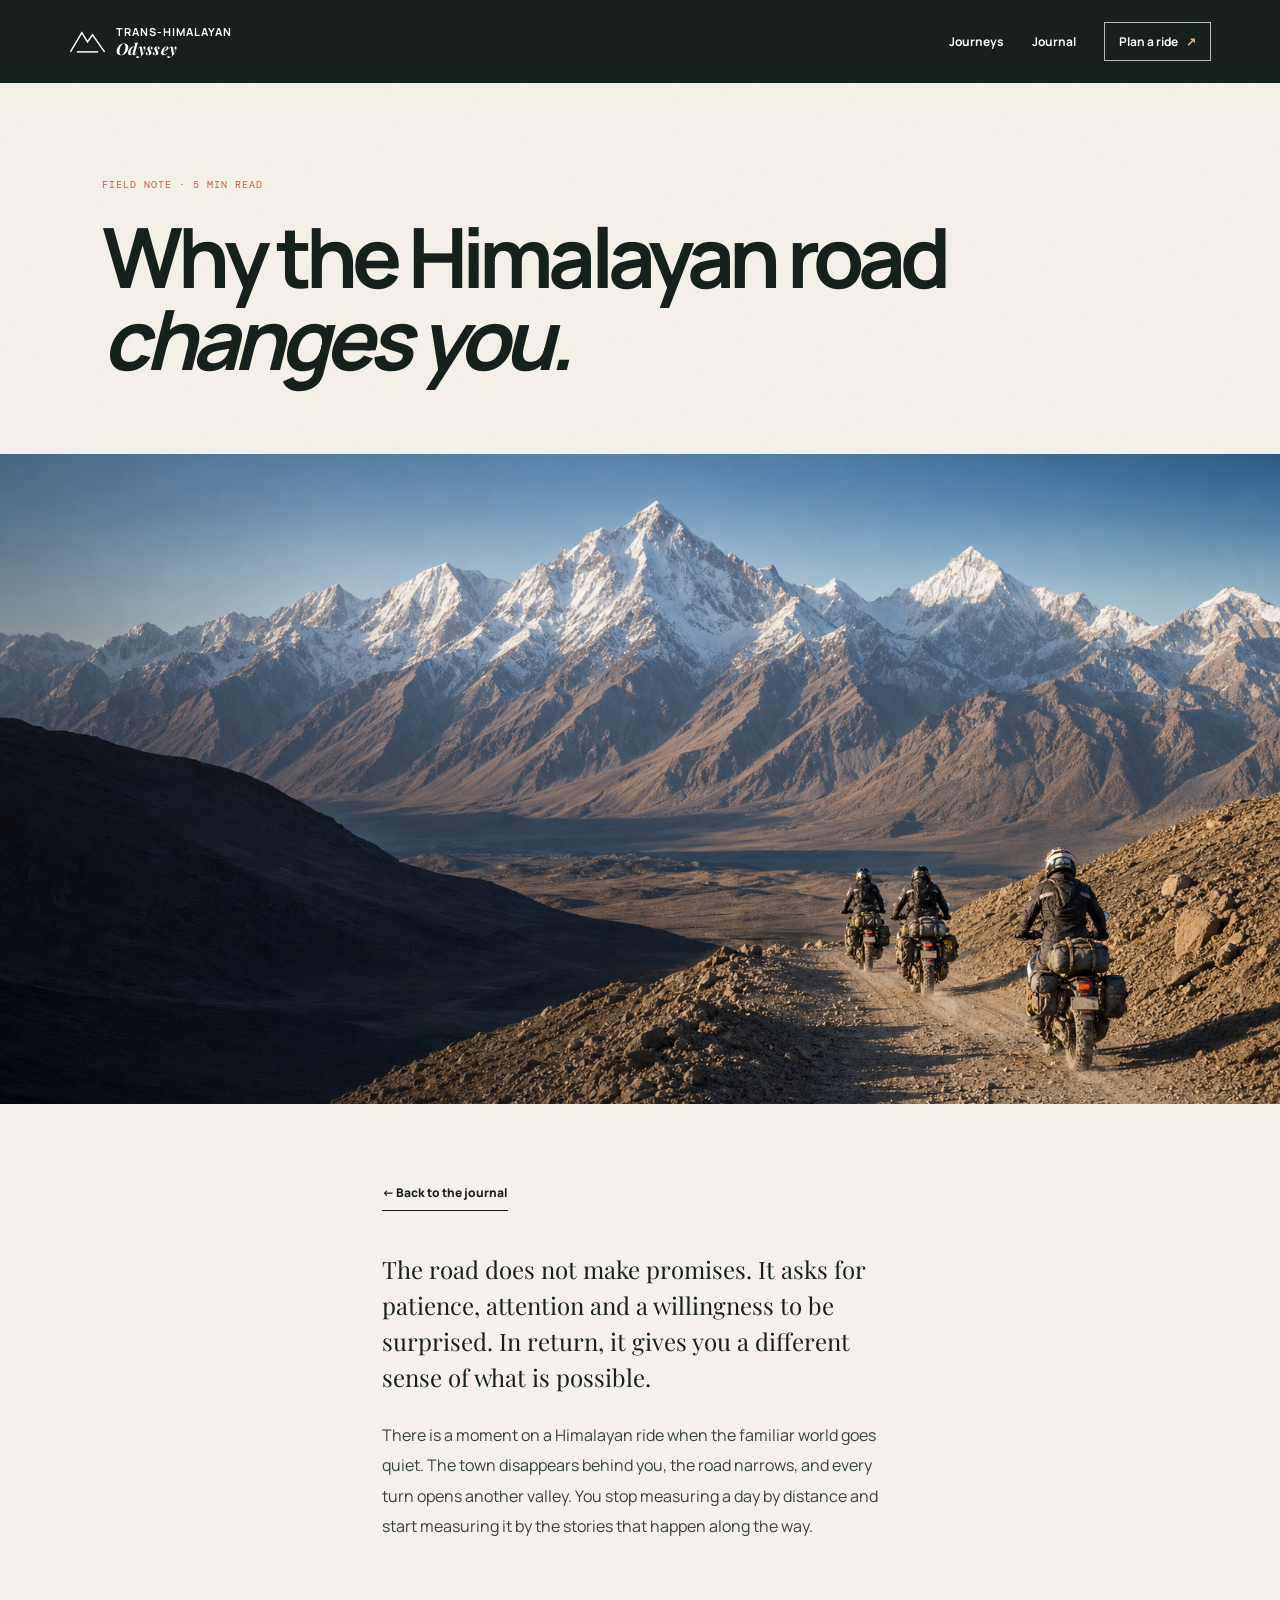
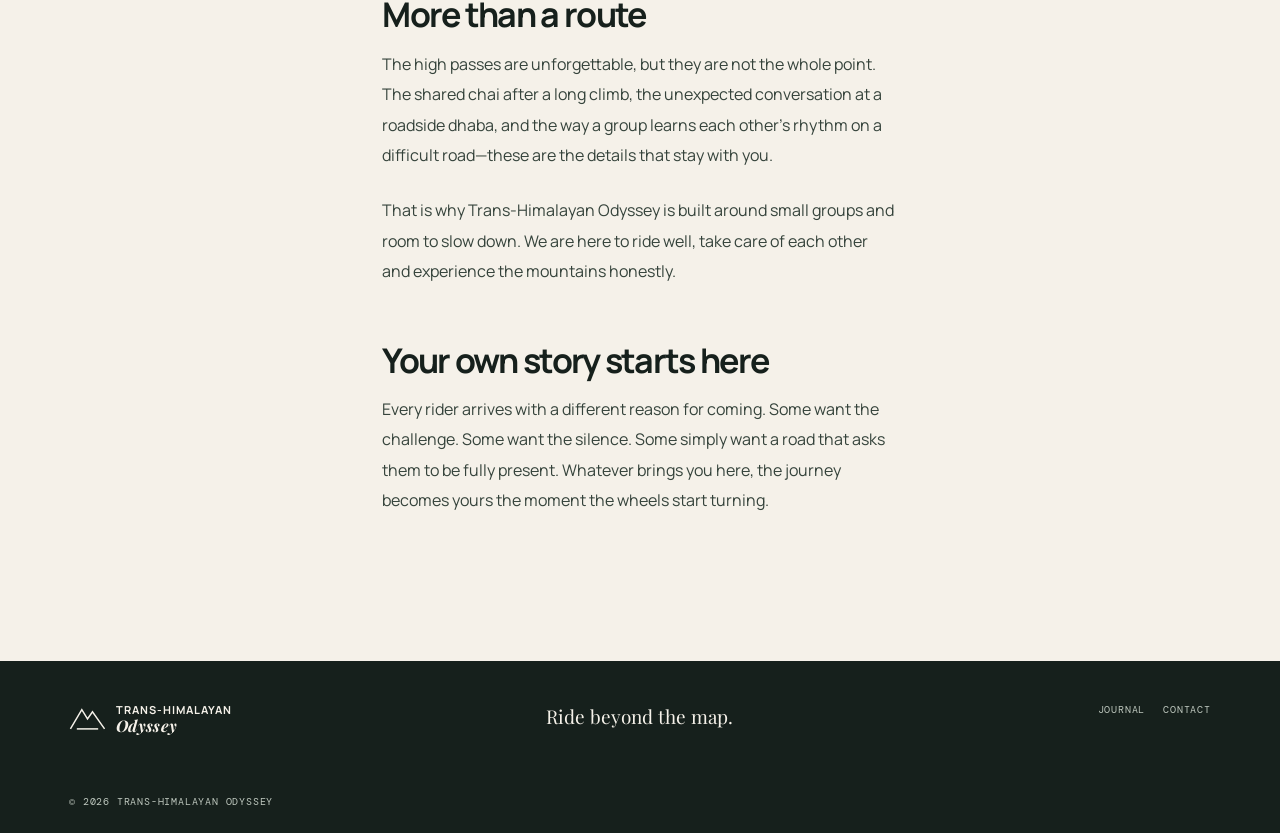
<file: blog/first-ride.html>
<!doctype html>
<html lang="en"><head><meta charset="UTF-8" /><meta name="viewport" content="width=device-width, initial-scale=1.0" /><meta name="description" content="Why the Himalayan road changes you — Trans-Himalayan Odyssey journal." /><title>Why the Himalayan road changes you — Trans-Himalayan Odyssey</title><link rel="preconnect" href="https://fonts.googleapis.com" /><link rel="preconnect" href="https://fonts.gstatic.com" crossorigin /><link href="https://fonts.googleapis.com/css2?family=DM+Mono:wght@400;500&family=Manrope:wght@400;500;600;700;800&family=Playfair+Display:ital,wght@0,600;0,700;1,600&display=swap" rel="stylesheet" /><link rel="stylesheet" href="../styles.css" /><style>.article-page .site-header{position:relative;background:var(--ink);padding:22px 5.4%}.article-hero{padding:95px 8% 75px;background:var(--cream);max-width:1300px;margin:auto}.article-hero h1{font-size:clamp(45px,6.5vw,88px);line-height:.98;letter-spacing:-.07em;margin:0;max-width:850px}.article-meta{font:10px 'DM Mono',monospace;text-transform:uppercase;letter-spacing:.1em;color:var(--rust);margin:0 0 25px}.article-cover{height:min(650px,57vw);background:url('../assets/himalayan-motorcycle-group-hero.png') center/cover}.article-body{max-width:720px;margin:0 auto;padding:72px 8% 120px;font-size:16px;line-height:1.9;color:#35433b}.article-body .lead{font:24px/1.5 'Playfair Display',serif;color:var(--ink);margin-top:0}.article-body h2{font-size:34px;line-height:1.1;letter-spacing:-.05em;color:var(--ink);margin:55px 0 15px}.article-body p{margin:0 0 25px}.article-back{display:inline-block;color:var(--ink);text-decoration:none;font-weight:800;font-size:12px;border-bottom:1px solid var(--ink);padding-bottom:5px;margin-bottom:40px}@media(max-width:720px){.article-hero{padding:70px 8% 55px}.article-cover{height:58vw}.article-body{padding:55px 8% 80px;font-size:15px}}</style></head><body class="article-page"><div class="page-grain" aria-hidden="true"></div><header class="site-header"><a class="brand" href="../index.html" aria-label="Trans-Himalayan Odyssey home"><svg viewBox="0 0 52 42" aria-hidden="true"><path d="M2 35 18 8l8 13 7-10 17 24"/><path d="M11 35h30"/></svg><span>Trans-Himalayan<br /><em>Odyssey</em></span></a><nav class="nav"><a href="../index.html#journeys">Journeys</a><a href="../blog.html">Journal</a><a class="nav-cta" href="../configure-your-ride.html">Plan a ride <span>↗</span></a></nav></header><main><section class="article-hero"><p class="article-meta">Field note · 5 min read</p><h1>Why the Himalayan road <i>changes you.</i></h1></section><div class="article-cover" role="img" aria-label="Motorcyclists riding through Himalayan mountains"></div><article class="article-body"><a class="article-back" href="../blog.html">← Back to the journal</a><p class="lead">The road does not make promises. It asks for patience, attention and a willingness to be surprised. In return, it gives you a different sense of what is possible.</p><p>There is a moment on a Himalayan ride when the familiar world goes quiet. The town disappears behind you, the road narrows, and every turn opens another valley. You stop measuring a day by distance and start measuring it by the stories that happen along the way.</p><h2>More than a route</h2><p>The high passes are unforgettable, but they are not the whole point. The shared chai after a long climb, the unexpected conversation at a roadside dhaba, and the way a group learns each other’s rhythm on a difficult road—these are the details that stay with you.</p><p>That is why Trans-Himalayan Odyssey is built around small groups and room to slow down. We are here to ride well, take care of each other and experience the mountains honestly.</p><h2>Your own story starts here</h2><p>Every rider arrives with a different reason for coming. Some want the challenge. Some want the silence. Some simply want a road that asks them to be fully present. Whatever brings you here, the journey becomes yours the moment the wheels start turning.</p></article></main><footer><a class="brand" href="../index.html"><svg viewBox="0 0 52 42" aria-hidden="true"><path d="M2 35 18 8l8 13 7-10 17 24"/><path d="M11 35h30"/></svg><span>Trans-Himalayan<br /><em>Odyssey</em></span></a><p>Ride beyond the map.</p><div><a href="../blog.html">Journal</a><a href="../contact.html">Contact</a></div><small>© <span id="year"></span> Trans-Himalayan Odyssey</small></footer><script src="../script.js"></script></body></html>
</file>
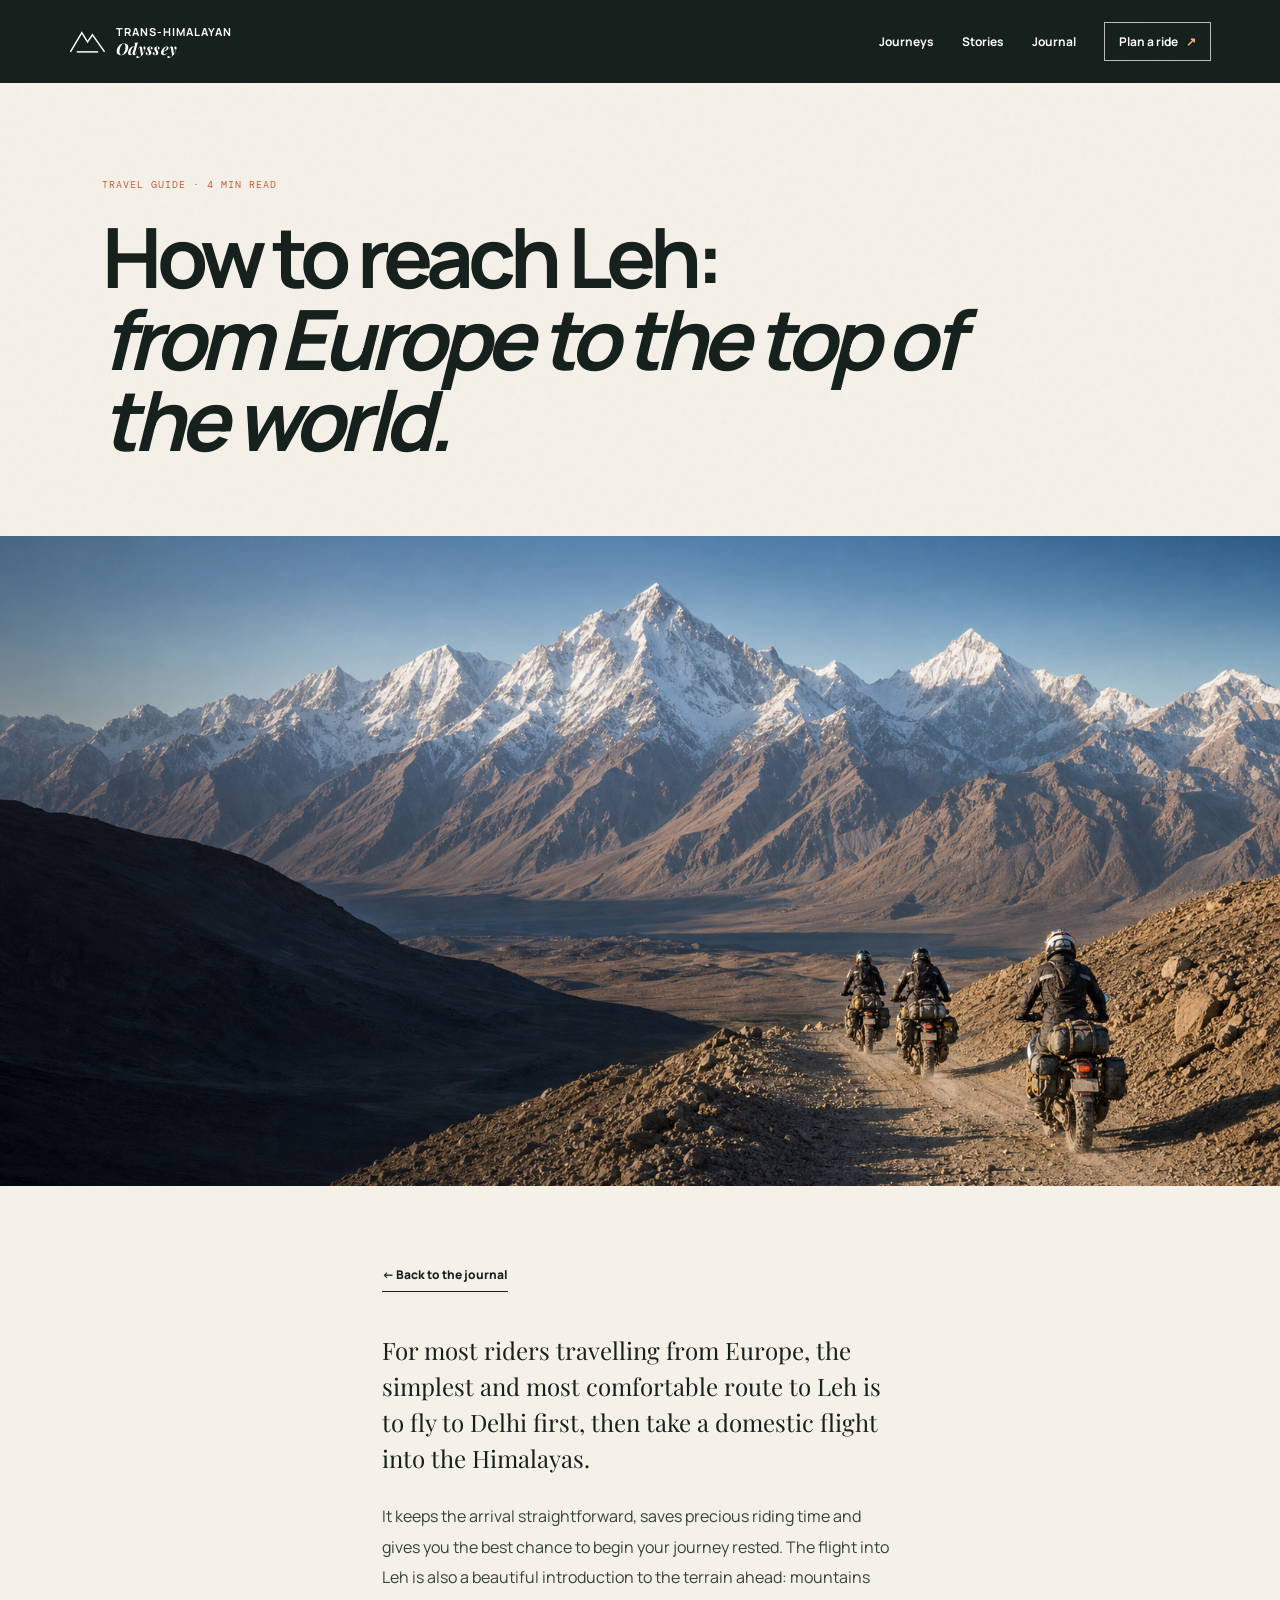
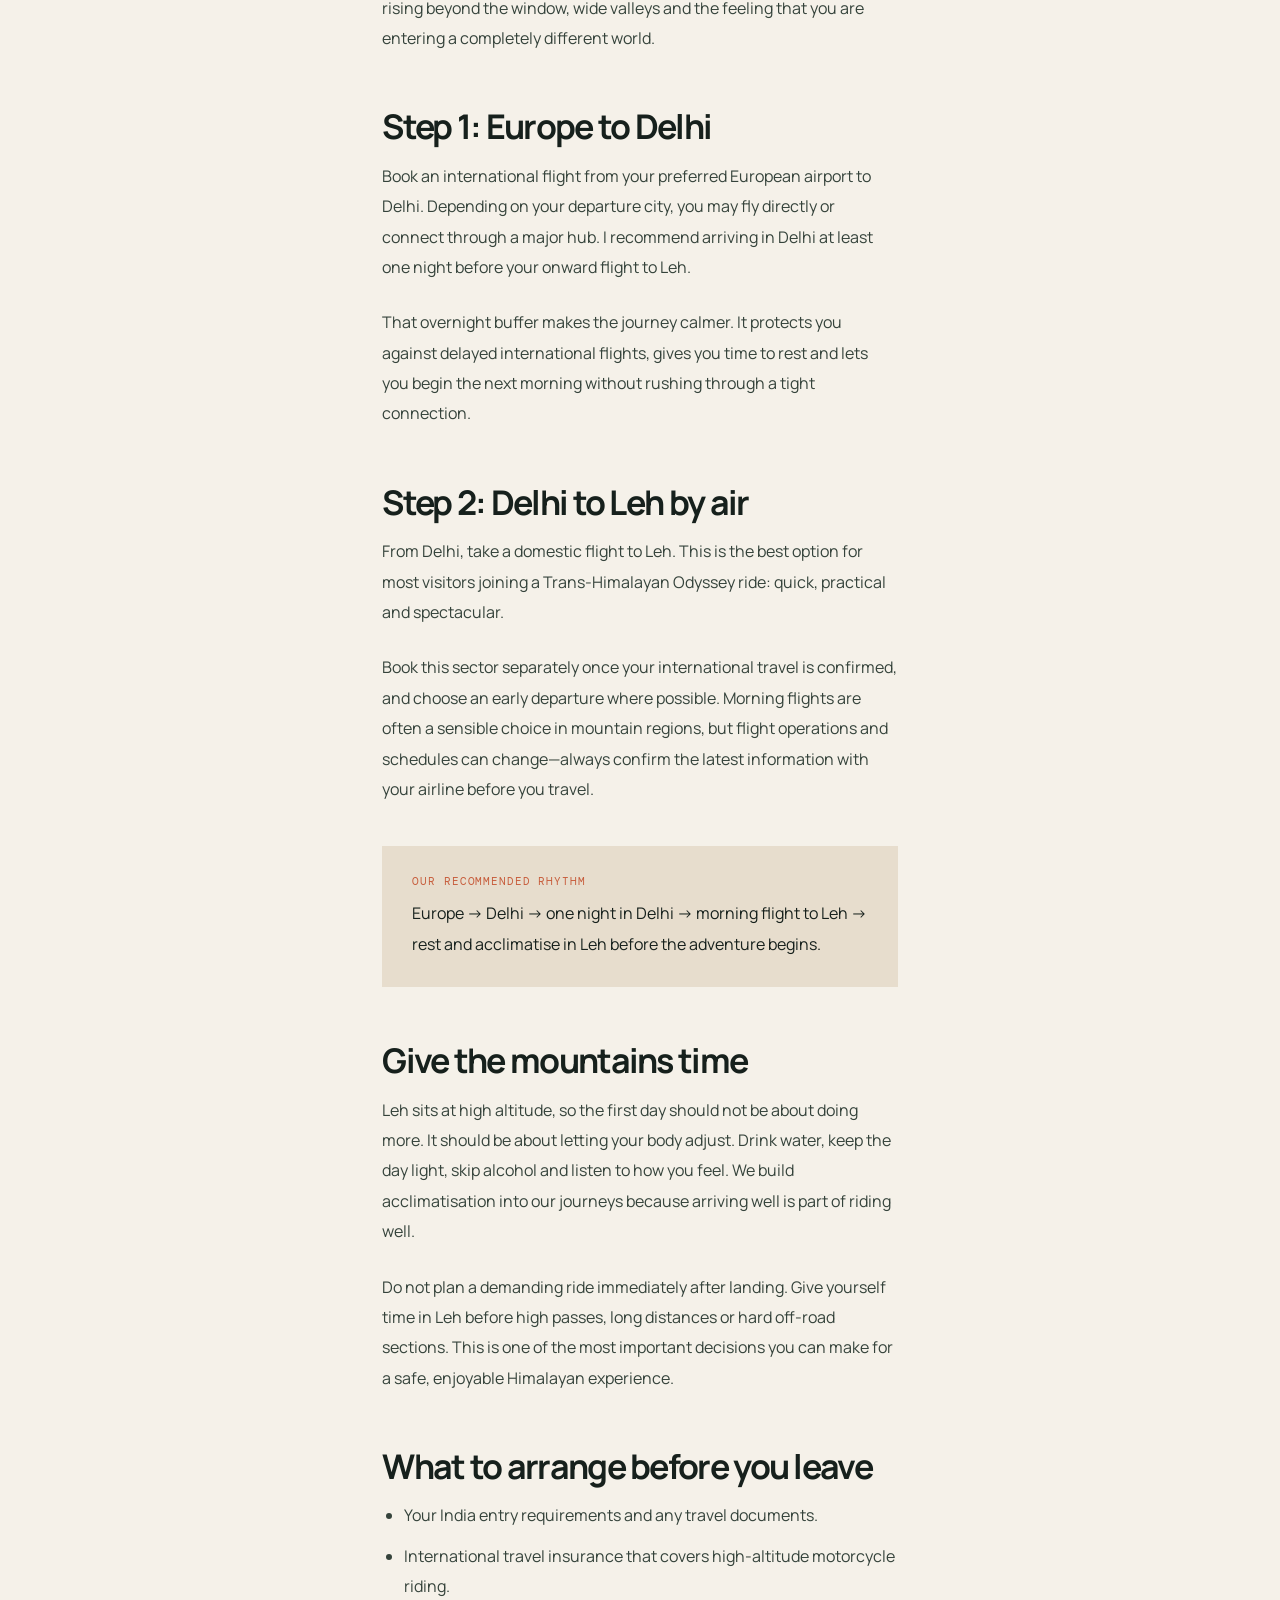
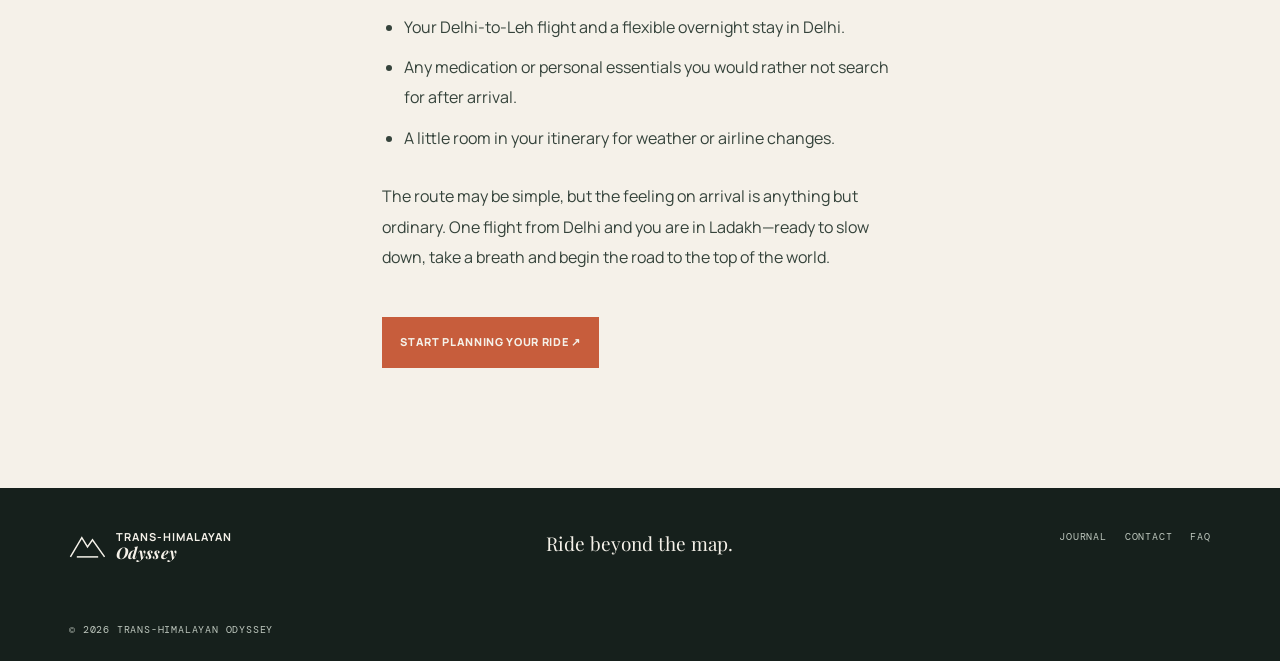
<file: blog/how-to-reach-leh.html>
<!doctype html>
<html lang="en">
<head>
  <meta charset="UTF-8" />
  <meta name="viewport" content="width=device-width, initial-scale=1.0" />
  <meta name="description" content="How to reach Leh from Europe: fly to Delhi, then continue by air to Leh before your Himalayan motorcycle journey." />
  <title>How to reach Leh — Trans-Himalayan Odyssey</title>
  <link rel="preconnect" href="https://fonts.googleapis.com" />
  <link rel="preconnect" href="https://fonts.gstatic.com" crossorigin />
  <link href="https://fonts.googleapis.com/css2?family=DM+Mono:wght@400;500&family=Manrope:wght@400;500;600;700;800&family=Playfair+Display:ital,wght@0,600;0,700;1,600&display=swap" rel="stylesheet" />
  <link rel="stylesheet" href="../styles.css" />
  <style>
    .article-page .site-header{position:relative;background:var(--ink);padding:22px 5.4%}.article-hero{padding:95px 8% 75px;background:var(--cream);max-width:1300px;margin:auto}.article-hero h1{font-size:clamp(45px,6.5vw,88px);line-height:.98;letter-spacing:-.07em;margin:0;max-width:950px}.article-meta{font:10px 'DM Mono',monospace;text-transform:uppercase;letter-spacing:.1em;color:var(--rust);margin:0 0 25px}.article-cover{height:min(650px,57vw);background:url('../assets/himalayan-motorcycle-group-hero.png') center/cover}.article-body{max-width:720px;margin:0 auto;padding:72px 8% 120px;font-size:16px;line-height:1.9;color:#35433b}.article-body .lead{font:24px/1.5 'Playfair Display',serif;color:var(--ink);margin-top:0}.article-body h2{font-size:34px;line-height:1.1;letter-spacing:-.05em;color:var(--ink);margin:55px 0 15px}.article-body p{margin:0 0 25px}.article-body ul{margin:0 0 28px;padding-left:22px}.article-body li{margin-bottom:10px}.article-callout{margin:42px 0;padding:28px 30px;background:#e7ddcd;color:var(--ink)}.article-callout strong{display:block;font:11px 'DM Mono',monospace;letter-spacing:.08em;text-transform:uppercase;color:var(--rust);margin-bottom:10px}.article-callout p{margin:0}.article-back{display:inline-block;color:var(--ink);text-decoration:none;font-weight:800;font-size:12px;border-bottom:1px solid var(--ink);padding-bottom:5px;margin-bottom:40px}.article-cta{display:inline-block;margin-top:20px;background:var(--rust);color:var(--cream);padding:15px 18px;text-decoration:none;font-size:11px;font-weight:800;text-transform:uppercase;letter-spacing:.06em}@media(max-width:720px){.article-hero{padding:70px 8% 55px}.article-cover{height:58vw}.article-body{padding:55px 8% 80px;font-size:15px}}
  </style>
</head>
<body class="article-page"><div class="page-grain" aria-hidden="true"></div>
  <header class="site-header"><a class="brand" href="../index.html" aria-label="Trans-Himalayan Odyssey home"><svg viewBox="0 0 52 42" aria-hidden="true"><path d="M2 35 18 8l8 13 7-10 17 24"/><path d="M11 35h30"/></svg><span>Trans-Himalayan<br /><em>Odyssey</em></span></a><nav class="nav"><a href="../index.html#journeys">Journeys</a><a href="../hosts.html">Stories</a><a href="../blog.html">Journal</a><a class="nav-cta" href="../configure-your-ride.html">Plan a ride <span>↗</span></a></nav></header>
  <main><section class="article-hero"><p class="article-meta">Travel guide · 4 min read</p><h1>How to reach Leh:<br /><i>from Europe to the top of the world.</i></h1></section><div class="article-cover" role="img" aria-label="Motorcyclists riding through Himalayan mountains"></div><article class="article-body"><a class="article-back" href="../blog.html">← Back to the journal</a><p class="lead">For most riders travelling from Europe, the simplest and most comfortable route to Leh is to fly to Delhi first, then take a domestic flight into the Himalayas.</p><p>It keeps the arrival straightforward, saves precious riding time and gives you the best chance to begin your journey rested. The flight into Leh is also a beautiful introduction to the terrain ahead: mountains rising beyond the window, wide valleys and the feeling that you are entering a completely different world.</p><h2>Step 1: Europe to Delhi</h2><p>Book an international flight from your preferred European airport to Delhi. Depending on your departure city, you may fly directly or connect through a major hub. I recommend arriving in Delhi at least one night before your onward flight to Leh.</p><p>That overnight buffer makes the journey calmer. It protects you against delayed international flights, gives you time to rest and lets you begin the next morning without rushing through a tight connection.</p><h2>Step 2: Delhi to Leh by air</h2><p>From Delhi, take a domestic flight to Leh. This is the best option for most visitors joining a Trans-Himalayan Odyssey ride: quick, practical and spectacular.</p><p>Book this sector separately once your international travel is confirmed, and choose an early departure where possible. Morning flights are often a sensible choice in mountain regions, but flight operations and schedules can change—always confirm the latest information with your airline before you travel.</p><div class="article-callout"><strong>Our recommended rhythm</strong><p>Europe → Delhi → one night in Delhi → morning flight to Leh → rest and acclimatise in Leh before the adventure begins.</p></div><h2>Give the mountains time</h2><p>Leh sits at high altitude, so the first day should not be about doing more. It should be about letting your body adjust. Drink water, keep the day light, skip alcohol and listen to how you feel. We build acclimatisation into our journeys because arriving well is part of riding well.</p><p>Do not plan a demanding ride immediately after landing. Give yourself time in Leh before high passes, long distances or hard off-road sections. This is one of the most important decisions you can make for a safe, enjoyable Himalayan experience.</p><h2>What to arrange before you leave</h2><ul><li>Your India entry requirements and any travel documents.</li><li>International travel insurance that covers high-altitude motorcycle riding.</li><li>Your Delhi-to-Leh flight and a flexible overnight stay in Delhi.</li><li>Any medication or personal essentials you would rather not search for after arrival.</li><li>A little room in your itinerary for weather or airline changes.</li></ul><p>The route may be simple, but the feeling on arrival is anything but ordinary. One flight from Delhi and you are in Ladakh—ready to slow down, take a breath and begin the road to the top of the world.</p><a class="article-cta" href="../contact.html">Start planning your ride ↗</a></article></main>
  <footer><a class="brand" href="../index.html"><svg viewBox="0 0 52 42" aria-hidden="true"><path d="M2 35 18 8l8 13 7-10 17 24"/><path d="M11 35h30"/></svg><span>Trans-Himalayan<br /><em>Odyssey</em></span></a><p>Ride beyond the map.</p><div><a href="../blog.html">Journal</a><a href="../contact.html">Contact</a><a href="../faq.html">FAQ</a></div><small>© <span id="year"></span> Trans-Himalayan Odyssey</small></footer><script src="../script.js"></script>
</body>
</html>
</file>
<file: styles.css>
:root {
    --ink: #16201c;
    --moss: #31473a;
    --sand: #e7ddcd;
    --cream: #f5f1e9;
    --rust: #c75d3c;
    --line: rgba(22, 32, 28, .18)
}

* {
    box-sizing: border-box
}

html {
    scroll-behavior: smooth
}

body {
    margin: 0;
    background: var(--cream);
    color: var(--ink);
    font-family: Manrope, Arial, sans-serif
}

.page-grain {
    pointer-events: none;
    position: fixed;
    inset: 0;
    z-index: 10;
    opacity: .08;
    background-image: url("data:image/svg+xml,%3Csvg viewBox='0 0 180 180' xmlns='http://www.w3.org/2000/svg'%3E%3Cfilter id='n'%3E%3CfeTurbulence type='fractalNoise' baseFrequency='.9' numOctaves='4' stitchTiles='stitch'/%3E%3C/filter%3E%3Crect width='100%25' height='100%25' filter='url(%23n)' opacity='.5'/%3E%3C/svg%3E");
    mix-blend-mode: multiply
}

.site-header {
    position: absolute;
    top: 0;
    left: 0;
    right: 0;
    z-index: 3;
    display: flex;
    align-items: center;
    justify-content: space-between;
    padding: 27px 5.4%;
    color: white
}

.brand {
    display: flex;
    align-items: center;
    gap: 10px;
    color: inherit;
    text-decoration: none;
    font-size: 11px;
    font-weight: 700;
    letter-spacing: .09em;
    line-height: 1.2;
    text-transform: uppercase
}

.brand em {
    font-family: 'Playfair Display', serif;
    font-size: 16px;
    letter-spacing: .02em;
    text-transform: none
}

.brand svg {
    width: 37px;
    fill: none;
    stroke: currentColor;
    stroke-width: 2.1
}

.nav {
    display: flex;
    gap: 28px;
    align-items: center
}

.nav a {
    color: inherit;
    text-decoration: none;
    font-size: 12px;
    font-weight: 700
}

.nav-cta {
    border: 1px solid rgba(255, 255, 255, .7);
    padding: 10px 14px
}

.nav-cta span {
    color: #efb18e;
    margin-left: 6px
}

.menu-toggle {
    display: none;
    background: none;
    border: 0;
    color: white
}

.hero {
    position: relative;
    height: min(860px, 100vh);
    min-height: 650px;
    color: white;
    overflow: hidden
}

.hero-image,
.card-image,
.manifesto-image,
.about-photo {
    background-size: cover;
    background-position: center
}

.hero-image {
    position: absolute;
    inset: 0;
    background-image: url('https://images.unsplash.com/photo-1544502062-f82887f03d1c?auto=format&fit=crop&w=2400&q=85');
    animation: zoom 16s ease-out both
}

.hero-overlay {
    position: absolute;
    inset: 0;
    background: linear-gradient(90deg, rgba(9, 20, 16, .74), rgba(10, 20, 16, .22) 70%), linear-gradient(0deg, rgba(9, 20, 16, .45), transparent 38%)
}

.hero-content {
    position: absolute;
    z-index: 1;
    top: 50%;
    transform: translateY(-42%);
    left: 12%;
    max-width: 700px
}

.eyebrow {
    font-family: 'DM Mono', monospace;
    text-transform: uppercase;
    letter-spacing: .11em;
    font-size: 10px;
    font-weight: 500;
    margin: 0 0 20px;
    color: var(--rust)
}

.eyebrow.light {
    color: #f1b08f
}

.hero h1 {
    font-size: clamp(54px, 7.2vw, 105px);
    line-height: 1.08;
    letter-spacing: -.065em;
    margin: 0
}

.hero h1 i,
h2 i,
.display-copy em,
blockquote em {
    font-family: 'Playfair Display', serif;
    font-weight: 600;
    letter-spacing: -.055em
}

.hero-copy {
    max-width: 450px;
    font-size: 15px;
    line-height: 1.8;
    margin: 28px 0 35px;
    color: rgba(255, 255, 255, .85)
}

.button {
    display: inline-flex;
    align-items: center;
    gap: 20px;
    padding: 15px 20px;
    font-size: 11px;
    text-transform: uppercase;
    letter-spacing: .06em;
    font-weight: 800;
    text-decoration: none
}

.button-light {
    color: var(--ink);
    background: var(--cream)
}

.button span {
    font-size: 17px
}

.hero-foot {
    position: absolute;
    bottom: 28px;
    left: 5.4%;
    right: 5.4%;
    z-index: 1;
    display: flex;
    justify-content: space-between;
    font: 10px 'DM Mono', monospace;
    letter-spacing: .1em;
    text-transform: uppercase
}

.intro {
    padding: 140px 8%;
    background: var(--cream)
}

.section-label {
    font: 10px 'DM Mono', monospace;
    text-transform: uppercase;
    letter-spacing: .1em;
    color: #68736b;
    display: flex;
    gap: 25px
}

.section-label span {
    color: var(--rust)
}

.intro-body {
    display: grid;
    grid-template-columns: 1.5fr .55fr;
    gap: 10%;
    max-width: 1120px;
    margin: 48px auto 0
}

.display-copy {
    font-size: clamp(31px, 4.2vw, 59px);
    line-height: 1.16;
    letter-spacing: -.055em;
    margin: 0
}

.intro-detail {
    padding-top: 13px;
    font-size: 14px;
    line-height: 1.85
}

.text-link {
    display: inline-block;
    margin-top: 20px;
    color: var(--ink);
    text-decoration: none;
    font-weight: 800;
    font-size: 12px;
    border-bottom: 1px solid var(--ink);
    padding-bottom: 6px
}

.text-link span {
    margin-left: 15px;
    color: var(--rust);
    font-size: 16px
}

.journeys {
    padding: 105px 5.4% 120px;
    background: #d6cdbd
}

.section-heading {
    display: flex;
    justify-content: space-between;
    align-items: end;
    gap: 30px;
    max-width: 1300px;
    margin: 0 auto 45px
}

.section-heading h2,
.about h2,
.enquire h2 {
    font-size: clamp(42px, 5.2vw, 72px);
    line-height: 1;
    letter-spacing: -.06em;
    margin: 0
}

.section-heading>p {
    max-width: 310px;
    font-size: 13px;
    line-height: 1.7;
    margin: 0
}

.trip-grid {
    display: grid;
    grid-template-columns: repeat(3, 1fr);
    gap: 18px;
    max-width: 1300px;
    margin: auto
}

.trip-card {
    background: var(--cream);
    display: flex;
    flex-direction: column;
    min-height: 595px
}

.card-image {
    height: 270px
}

.card-one .card-image {
    background-image: url('https://images.unsplash.com/photo-1628348068346-682e3d7ca355?auto=format&fit=crop&w=1000&q=80')
}

.card-two .card-image {
    background-image: url('https://images.unsplash.com/photo-1500534623283-312aade485b7?auto=format&fit=crop&w=1000&q=80')
}

.card-three .card-image {
    background-image: url('https://images.unsplash.com/photo-1544735716-392fe2489ffa?auto=format&fit=crop&w=1000&q=80')
}

.card-content {
    padding: 26px 28px 30px;
    display: flex;
    flex: 1;
    flex-direction: column
}

.card-meta {
    display: flex;
    justify-content: space-between;
    font: 10px 'DM Mono', monospace;
    text-transform: uppercase;
    letter-spacing: .07em;
    color: #657068
}

.card-meta span:last-child {
    color: var(--rust)
}

.trip-card h3 {
    font-size: 38px;
    line-height: .98;
    letter-spacing: -.055em;
    margin: 25px 0 13px
}

.trip-card p {
    font-size: 12.5px;
    line-height: 1.7;
    margin: 0;
    color: #435049
}

.trip-card a {
    margin-top: auto;
    padding-top: 20px;
    color: var(--ink);
    font-size: 11px;
    text-transform: uppercase;
    font-weight: 800;
    text-decoration: none
}

.trip-card a span {
    float: right;
    color: var(--rust);
    font-size: 17px
}

.trip-note {
    text-align: center;
    font: 10px 'DM Mono', monospace;
    text-transform: uppercase;
    letter-spacing: .07em;
    color: #657068;
    margin: 35px 0 0
}

.manifesto {
    display: grid;
    grid-template-columns: 1.15fr .85fr;
    min-height: 610px
}

.manifesto-image {
    background-image: url('https://images.unsplash.com/photo-1526772662000-3f88f10405ff?auto=format&fit=crop&w=1800&q=85')
}

.manifesto-panel {
    background: var(--moss);
    color: var(--cream);
    padding: 15% 13%;
    display: flex;
    flex-direction: column;
    justify-content: center
}

.manifesto-panel blockquote {
    font-size: clamp(32px, 4vw, 55px);
    line-height: 1.12;
    letter-spacing: -.055em;
    margin: 0 0 35px
}

.manifesto-panel>p:last-child {
    font-size: 13px;
    line-height: 1.8;
    color: #d2d8d1;
    max-width: 370px
}

.ride-principles {
    padding: 130px 8%;
    display: grid;
    grid-template-columns: .5fr 1.5fr;
    gap: 65px
}

.principles-grid {
    display: grid;
    grid-template-columns: repeat(2, 1fr);
    gap: 0 45px
}

.principles-grid article {
    padding: 0 0 40px;
    margin-bottom: 38px;
    border-bottom: 1px solid var(--line)
}

.principles-grid span {
    font: 10px 'DM Mono', monospace;
    color: var(--rust)
}

.principles-grid h3 {
    font-size: 21px;
    letter-spacing: -.04em;
    margin: 15px 0 9px
}

.principles-grid p {
    font-size: 12.5px;
    line-height: 1.7;
    color: #566158;
    margin: 0;
    max-width: 260px
}

.about {
    display: grid;
    grid-template-columns: 1fr 1fr;
    background: #e7ddcd;
    min-height: 620px
}

.about-photo {
    background-image: url('https://images.unsplash.com/photo-1558981806-ec527fa84c39?auto=format&fit=crop&w=1300&q=85')
}

.about-copy {
    padding: 15% 16%;
    display: flex;
    flex-direction: column;
    justify-content: center
}

.about-copy>p:not(.eyebrow) {
    font-size: 13px;
    line-height: 1.85;
    max-width: 420px;
    color: #435049;
    margin: 24px 0 0
}

.about-copy>p+p {
    margin-top: 12px
}

.home-journal {
    padding: 115px 8%;
    background: var(--cream);
    display: grid;
    grid-template-columns: .8fr 1.2fr;
    gap: 11%;
    align-items: center
}

.home-journal h2 { font-size: clamp(42px, 5.5vw, 75px); line-height: 1; letter-spacing: -.065em; margin: 0 }
.home-journal-intro>p:not(.eyebrow) { font-size: 13px; line-height: 1.8; max-width: 310px; color: #566158; margin: 25px 0 0 }
.home-journal-feature { display: grid; grid-template-columns: 220px 1fr; column-gap: 24px; align-items: stretch; color: var(--ink); text-decoration: none; transition: transform .25s ease }
.home-journal-feature:hover { transform: translateY(-5px) }
.home-journal-image { min-height: 190px; background: url('assets/himalayan-motorcycle-group-hero.png') center/cover }
.home-journal-copy { display: flex; flex-direction: column; padding: 8px 0 }
.home-journal-copy span { font: 10px 'DM Mono', monospace; text-transform: uppercase; letter-spacing: .08em; color: var(--rust) }
.home-journal-copy h3 { font-size: 28px; line-height: 1.05; letter-spacing: -.05em; margin: 15px 0 }
.home-journal-copy b { margin-top: auto; font-size: 11px; text-transform: uppercase; letter-spacing: .05em }
.home-journal-copy em { float: right; color: var(--rust); font-size: 17px; font-style: normal }

.enquire {
    padding: 125px 8%;
    background: var(--rust);
    color: var(--cream);
    text-align: center;
    display: flex;
    align-items: center;
    flex-direction: column
}

.enquire h2 {
    font-size: clamp(42px, 6.2vw, 86px)
}

.enquire>p:not(.eyebrow) {
    max-width: 470px;
    font-size: 14px;
    line-height: 1.8;
    margin: 28px 0 32px;
    color: #fff2e8
}

.enquire small {
    font: 9px 'DM Mono', monospace;
    text-transform: uppercase;
    letter-spacing: .05em;
    margin-top: 22px;
    color: #ffe2d0;
    opacity: .8
}

footer {
    background: var(--ink);
    color: var(--cream);
    padding: 42px 5.4% 25px;
    display: grid;
    grid-template-columns: 1fr 1fr 1fr;
    align-items: start;
    gap: 20px
}

footer p {
    font-family: 'Playfair Display', serif;
    font-size: 19px;
    margin: 0;
    text-align: center
}

footer div {
    display: flex;
    justify-content: flex-end;
    gap: 18px
}

footer div a,
footer small {
    font: 10px 'DM Mono', monospace;
    text-transform: uppercase;
    letter-spacing: .08em;
    color: #bec7be;
    text-decoration: none
}

footer small {
    grid-column: 1/-1;
    margin-top: 40px
}

@keyframes zoom {
    from {
        transform: scale(1.04)
    }

    to {
        transform: scale(1)
    }
}

@media(max-width:720px) {
    .site-header {
        padding: 22px 6%
    }

    .nav {
        display: none;
        position: absolute;
        top: 78px;
        left: 6%;
        right: 6%;
        background: var(--ink);
        padding: 25px;
        flex-direction: column;
        align-items: flex-start
    }

    .nav.open {
        display: flex
    }

    .menu-toggle {
        display: block
    }

    .menu-toggle span {
        display: block;
        width: 24px;
        height: 1px;
        background: currentColor;
        margin: 6px
    }

    .hero-content {
        left: 7%;
        right: 7%;
        transform: translateY(-39%)
    }

    .hero h1 {
        font-size: 54px
    }

    .hero-foot {
        left: 7%;
        right: 7%
    }

    .intro {
        padding: 85px 7%
    }

    .intro-body,
    .manifesto,
    .about {
        grid-template-columns: 1fr;
        gap: 25px
    }

    .intro-body {
        margin-top: 34px
    }

    .section-heading {
        display: block
    }

    .section-heading>p {
        margin-top: 22px
    }

    .journeys {
        padding: 78px 6%
    }

    .home-journal { padding: 85px 7%; grid-template-columns: 1fr; gap: 42px }
    .home-journal-feature { grid-template-columns: 1fr }
    .home-journal-image { min-height: 230px }
    .home-journal-copy { min-height: 175px }

    .trip-grid {
        grid-template-columns: 1fr
    }

    .trip-card {
        min-height: 0
    }

    .card-image {
        height: 260px
    }

    .card-content {
        min-height: 285px
    }

    .manifesto-image {
        min-height: 380px
    }

    .manifesto-panel {
        padding: 90px 10%
    }

    .ride-principles {
        padding: 85px 7%;
        grid-template-columns: 1fr;
        gap: 38px
    }

    .principles-grid {
        gap: 0 25px
    }

    .about-photo {
        min-height: 420px
    }

    .about-copy {
        padding: 85px 9%
    }

    .enquire {
        padding: 90px 7%
    }

    footer {
        grid-template-columns: 1fr 1fr
    }

    footer p {
        display: none
    }

    footer div {
        justify-content: flex-end;
        flex-direction: column;
        align-items: flex-end;
        gap: 10px
    }

    footer small {
        margin-top: 25px
    }

    .display-copy {
        font-size: 37px
    }
}

.host-card {
    display: grid;
    grid-template-columns: 420px 1fr;
    gap: 5rem;
    align-items: center;
    margin: 6rem auto;
    max-width: 1200px;
}

.host-photo img {
    width: 100%;
    display: block;
    border-radius: 12px;
    transition: .35s;
}

.host-photo:hover img {
    transform: scale(1.02);
}

.host-content h2 {
    font-size: 3rem;
    margin: .3rem 0;
}

.host-tag {
    color: var(--rust);
    font-weight: 700;
    margin-bottom: 2rem;
}

.host-content p {
    line-height: 1.9;
}

.host-placeholder {
    height: 520px;
    border: 2px dashed #bbb;
    display: flex;
    justify-content: center;
    align-items: center;
    font-size: 2rem;
    color: #888;
}

@media(max-width:900px) {
    .host-card {
        grid-template-columns: 1fr;
    }
}

/* ==========================================================
   LEGAL PAGES
========================================================== */

.legal-hero {
    position: relative;
    height: 62vh;
    min-height: 520px;
    overflow: hidden;
    color: #fff;
}

.legal-hero-image {
    position: absolute;
    inset: 0;
    background-size: cover;
    background-position: center;
    animation: cinematic-pullback 6s cubic-bezier(.18, .72, .25, 1) both;
}

.legal-hero-overlay {
    position: absolute;
    inset: 0;
    background: linear-gradient(90deg,
            rgba(9, 20, 16, .78),
            rgba(9, 20, 16, .28) 70%);
}

.legal-hero-content {
    position: absolute;
    z-index: 2;
    top: 50%;
    left: 10%;
    transform: translateY(-50%);
    max-width: 760px;
}

.legal-hero-content h1 {
    font-size: clamp(58px, 7vw, 96px);
    line-height: 1;
    letter-spacing: -.06em;
    margin: 0;
}

.legal-hero-content p {
    margin-top: 28px;
    max-width: 520px;
    font-size: 16px;
    line-height: 1.9;
    color: rgba(255, 255, 255, .88);
}

.legal-wrapper {
    max-width: 1180px;
    margin: auto;
    padding: 110px 8%;
}

.legal-intro {
    display: grid;
    grid-template-columns: 1.4fr .8fr;
    gap: 80px;
    margin-bottom: 110px;
}

.legal-intro h2 {
    font-size: clamp(42px, 4vw, 60px);
    letter-spacing: -.05em;
    margin: 0;
}

.legal-intro p {
    line-height: 2;
    color: #566158;
}

.legal-section {
    display: grid;
    grid-template-columns: 280px 1fr;
    gap: 70px;
    margin-bottom: 90px;
}

.legal-number {
    font: 11px "DM Mono", monospace;
    text-transform: uppercase;
    letter-spacing: .1em;
    color: var(--rust);
}

.legal-content h3 {
    margin: 0 0 24px;
    font-size: 34px;
    letter-spacing: -.04em;
}

.legal-content p {
    color: #566158;
    line-height: 2;
    margin-bottom: 22px;
}

.legal-content ul {
    margin: 30px 0;
    padding-left: 20px;
}

.legal-content li {
    margin-bottom: 14px;
    line-height: 1.9;
    color: #566158;
}

.legal-card {
    margin-top: 35px;
    padding: 30px;
    background: #f2ede3;
    border-left: 4px solid var(--rust);
}

.legal-card h4 {
    margin-top: 0;
    margin-bottom: 15px;
    font-size: 20px;
}

@keyframes cinematic-pullback {
    from {
        transform: scale(1.25);
    }

    to {
        transform: scale(1);
    }
}

.legal-section:nth-child(even) {
    background: #f8f5ef;
    padding: 45px;
    border-radius: 18px;
}

@media(max-width:900px) {

    .legal-intro,
    .legal-section {
        grid-template-columns: 1fr;
        gap: 30px;
    }

    .legal-hero-content {
        left: 7%;
        right: 7%;
    }

}

/* ======================================
   FEATURE CARDS
====================================== */

.feature-grid{
    display:grid;
    grid-template-columns:repeat(auto-fit,minmax(250px,1fr));
    gap:24px;
    margin:70px 0 110px;
}

.feature-card{
    background:#f8f5ef;
    padding:38px;
    border-radius:18px;
    transition:.35s;
    border:1px solid rgba(0,0,0,.05);
}

.feature-card:hover{
    transform:translateY(-6px);
    box-shadow:0 18px 45px rgba(0,0,0,.08);
}

.feature-card span{
    color:var(--rust);
    font:11px "DM Mono",monospace;
    text-transform:uppercase;
    letter-spacing:.1em;
}

.feature-card h3{
    margin:18px 0 14px;
    font-size:28px;
    letter-spacing:-.04em;
}

.feature-card p{
    color:#566158;
    line-height:1.8;
}
.price-highlight{
    display:block;
    font-size:42px;
    font-weight:800;
    color:var(--rust);
    margin:22px 0;
    letter-spacing:-.04em;
}

.feature-card ul{
    margin:20px 0 0;
    padding-left:18px;
}

.feature-card li{
    margin-bottom:10px;
    line-height:1.7;
}

/* ==========================================================
   INSURANCE & SAFETY PAGE
========================================================== */

.promise-strip{
    display:grid;
    grid-template-columns:repeat(3,1fr);
    gap:28px;
    margin:90px 0 110px;
}

.promise-strip div{
    background:#f8f5ef;
    padding:36px;
    border-radius:18px;
    border:1px solid rgba(0,0,0,.05);
    transition:.35s;
}

.promise-strip div:hover{
    transform:translateY(-6px);
    box-shadow:0 18px 40px rgba(0,0,0,.08);
}

.promise-strip span{
    font:11px "DM Mono", monospace;
    color:var(--rust);
    letter-spacing:.1em;
    text-transform:uppercase;
}

.promise-strip h3{
    margin:18px 0 12px;
    font-size:28px;
    letter-spacing:-.04em;
}

.promise-strip p{
    color:#566158;
    line-height:1.8;
}

.price-highlight{
    display:block;
    font-size:44px;
    font-weight:800;
    color:var(--rust);
    margin:18px 0;
}

@media(max-width:900px){

.promise-strip{
grid-template-columns:1fr;
}

}
/* ===========================================
   FAQ
===========================================*/

.faq-search{

margin:70px auto 90px;
max-width:760px;

}

.faq-search input{

width:100%;

padding:22px 30px;

font-size:17px;

border:none;

background:#f7f3eb;

border-radius:60px;

box-shadow:0 15px 40px rgba(0,0,0,.05);

outline:none;

}

.faq-category{

margin-top:90px;

}

.faq-category h2{

font-size:52px;

margin-bottom:10px;

letter-spacing:-.04em;

}

.faq-category p{

max-width:720px;

color:#566158;

margin-bottom:55px;

}

.faq-item{

background:#fff;

border-radius:18px;

padding:32px;

margin-bottom:18px;

box-shadow:0 12px 35px rgba(0,0,0,.05);

}

.faq-item h3{

margin:0 0 18px;

font-size:26px;

}

.faq-item p{

color:#566158;

line-height:1.9;

}

.faq-highlight{

background:#f7f3eb;

padding:24px;

margin-top:22px;

border-left:4px solid var(--rust);

border-radius:10px;

}

.faq-trip{

margin-top:18px;

padding:18px 22px;

background:white;

border-radius:12px;

box-shadow:0 8px 20px rgba(0,0,0,.04);

}
</file>
<file: trip.css>
/* ------------------------------------------------ */
/* Shared Expedition Styles */
/* ------------------------------------------------ */

:root{
    --trip-width:1400px;
}

body{
    background:var(--cream);
}

/* ---------------- HERO ---------------- */

.trip-hero{
    position:relative;
    height:72vh;
    min-height:560px;
    overflow:hidden;
}

.trip-hero img{
    width:100%;
    height:100%;
    object-fit:cover;
    animation:heroZoom 10s ease forwards;
}

.trip-overlay{
    position:absolute;
    inset:0;
    background:
        linear-gradient(
            to top,
            rgba(0,0,0,.72),
            rgba(0,0,0,.18)
        );
}

.trip-title{
    position:absolute;
    left:8%;
    bottom:70px;
    color:white;
    max-width:700px;
}

.trip-title h1{
    font-size:clamp(54px,7vw,92px);
    line-height:.95;
    letter-spacing:-.06em;
    margin:10px 0;
}

.trip-title p:last-child{
    max-width:520px;
    font-size:16px;
    line-height:1.8;
    color:rgba(255,255,255,.88);
}

/* ---------------- LAYOUT ---------------- */

.trip-wrapper{

    max-width:var(--trip-width);

    margin:auto;

    padding:80px 5%;

    display:grid;

    grid-template-columns:35% 65%;

    gap:60px;

}

/* ---------------- LEFT ---------------- */

.trip-sidebar{

    position:sticky;

    top:40px;

    align-self:start;

}

.trip-sidebar h2{

    font-size:42px;

    line-height:1.05;

    margin-top:0;

    letter-spacing:-.05em;

}

.trip-route{

    font-size:15px;

    line-height:2;

    color:var(--moss);

    font-weight:700;

    margin-bottom:35px;

}

.sidebar-card{

    background:white;

    padding:28px;

    border-radius:16px;

    margin-bottom:24px;

    box-shadow:

    0 15px 35px rgba(0,0,0,.05);

}

.sidebar-card h3{

    margin-top:0;

    font-size:23px;

    letter-spacing:-.03em;

}

.sidebar-card p{

    line-height:1.9;

    color:#55635b;

}

.sidebar-card ul{

    padding-left:18px;

    margin:0;

}

.sidebar-card li{

    margin:14px 0;

    line-height:1.8;

    color:#55635b;

}

/* ---------------- ROUTE NOTE ---------------- */

.route-note{

    background:var(--moss);

    color:white;

    padding:30px;

    border-radius:16px;

}

.route-note h3{

    margin-top:0;

    color:#efb18e;

}

.route-note p{

    line-height:1.9;

    margin:0;

    color:#dfe7df;

}

/* ---------------- RIGHT ---------------- */

.trip-content{

    min-height:800px;

}

.day-buttons{
    display:grid;
    grid-template-columns:repeat(7, 1fr);
    gap:12px;
    width:100%;
    margin-bottom:35px;
}

.day-buttons button{
    width:100%;
    padding:14px 10px;
    border:none;
    border-radius:999px;
    background:#d8d4ca;
    color:var(--ink);
    font-weight:800;
    font-size:13px;
    cursor:pointer;
    transition:.3s ease;
}

.day-buttons button.active{
    background:var(--rust);
    color:#fff;
}

.day-buttons button:hover{

    transform:translateY(-2px);

}


/* ---------------- DAY CARD ---------------- */

#day-content{

    background:white;

    border-radius:20px;

    padding:45px;

    box-shadow:

    0 18px 45px rgba(0,0,0,.06);

}

#day-content h2{

    font-size:42px;

    letter-spacing:-.05em;

    margin-top:0;

}

#day-content p{

    line-height:1.9;

    color:#55635b;

}

/* ---------------- INFO GRID ---------------- */

.info-grid{

    display:grid;

    grid-template-columns:repeat(4,1fr);

    gap:18px;

    margin:35px 0;

}

.info-card{

    background:#f8f6f2;

    border-radius:14px;

    padding:22px;

}

.info-card small{

    display:block;

    color:#8a948d;

    font-family:'DM Mono',monospace;

    text-transform:uppercase;

    letter-spacing:.08em;

    margin-bottom:8px;

}

.info-card strong{

    font-size:22px;

}

/* ---------------- HIGHLIGHTS ---------------- */

.highlights{

    display:grid;

    grid-template-columns:repeat(2,1fr);

    gap:16px;

    margin-top:25px;

}

.highlight{

    background:#f7f5f0;

    padding:18px;

    border-left:4px solid var(--rust);

    border-radius:12px;

    font-weight:700;

}

/* ---------------- ANIMATION ---------------- */

@keyframes heroZoom{

    from{

        transform:scale(1.15);

    }

    to{

        transform:scale(1);

    }

}

/* ---------------- MOBILE ---------------- */

@media (max-width:1000px){

.trip-wrapper{

grid-template-columns:1fr;

}

.trip-sidebar{

position:relative;

top:auto;

}

.info-grid{

grid-template-columns:repeat(2,1fr);

}

.trip-title{

left:7%;

right:7%;

bottom:45px;

}

.trip-title h1{

font-size:58px;

}

}

@media (max-width:650px){

.trip-hero{

height:55vh;

min-height:420px;

}

.info-grid{

grid-template-columns:1fr;

}

.highlights{

grid-template-columns:1fr;

}

#day-content{

padding:28px;

}

.trip-sidebar h2{

font-size:34px;

}

.trip-title h1{

font-size:48px;

}

.trip-title p:last-child{

font-size:15px;

}

}
</file>
